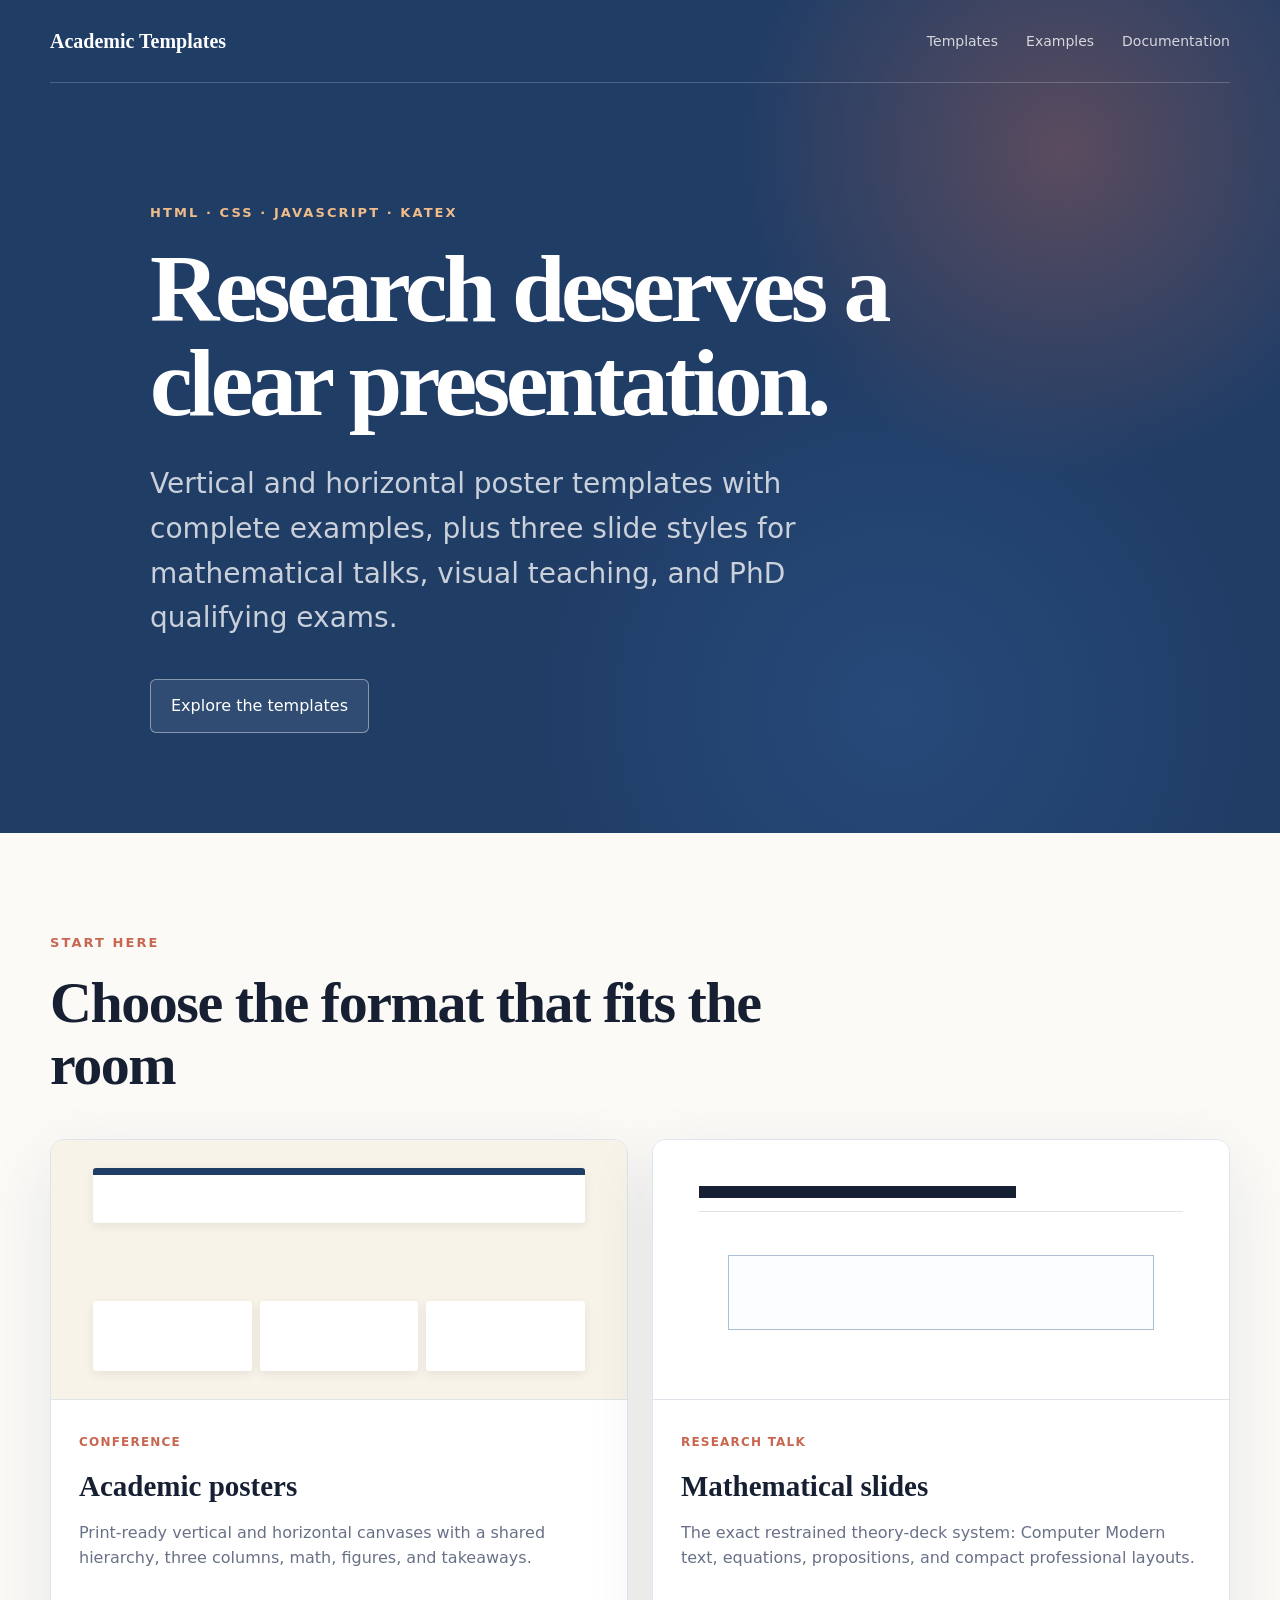
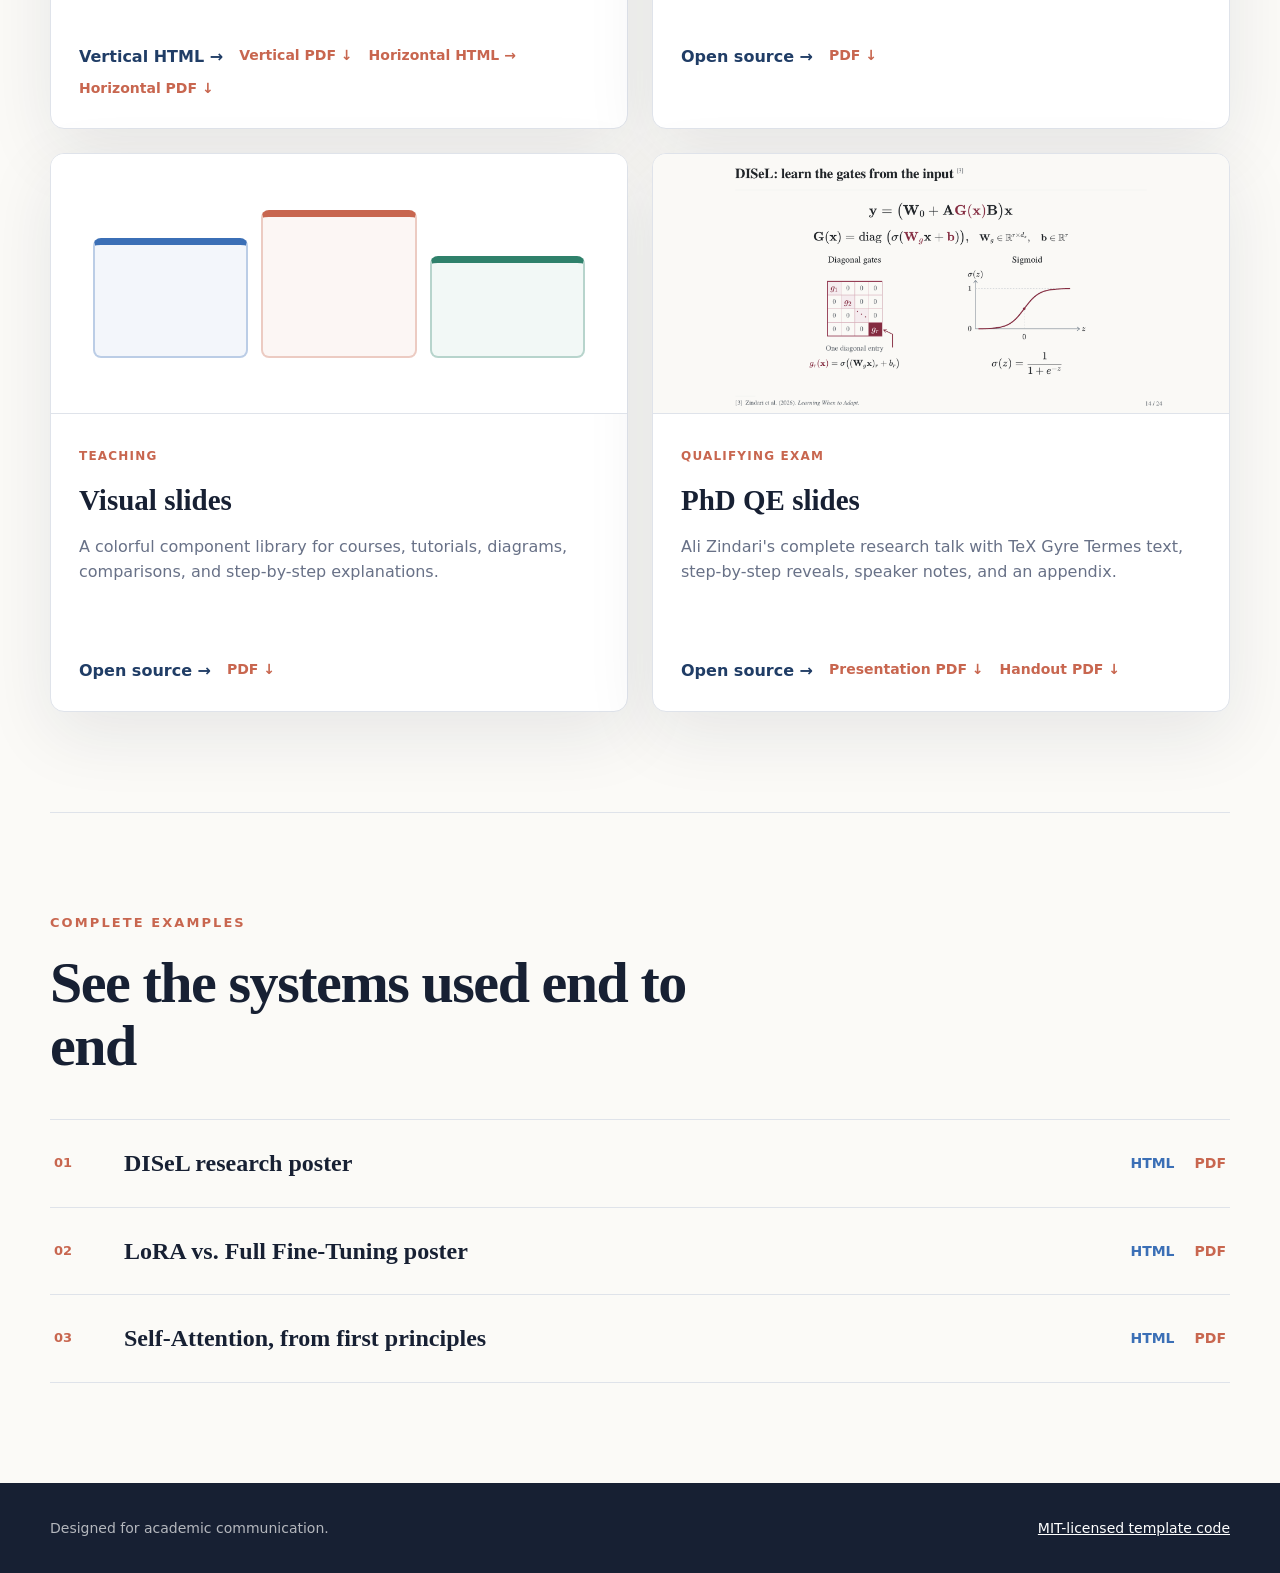
<file: index.html>
<!doctype html>
<html lang="en">
<head>
  <meta charset="utf-8">
  <meta name="viewport" content="width=device-width, initial-scale=1">
  <meta name="description" content="Reusable HTML, CSS, and JavaScript templates for academic posters and presentations.">
  <title>Academic Poster &amp; Slide Templates</title>
  <link rel="stylesheet" href="site.css">
</head>
<body>
  <header class="hero">
    <nav class="nav" aria-label="Primary navigation">
      <a class="brand" href="./">Academic Templates</a>
      <div class="nav__links">
        <a href="#templates">Templates</a>
        <a href="#examples">Examples</a>
        <a href="https://github.com/alizindari/academic-slide-poster-template#readme">Documentation</a>
      </div>
    </nav>
    <div class="hero__content">
      <p class="eyebrow">HTML · CSS · JavaScript · KaTeX</p>
      <h1>Research deserves a clear presentation.</h1>
      <p class="hero__copy">Vertical and horizontal poster templates with complete examples, plus three slide styles for mathematical talks, visual teaching, and PhD qualifying exams.</p>
      <a class="button" href="#templates">Explore the templates</a>
    </div>
  </header>

  <main>
    <section class="section" id="templates">
      <div class="section__heading">
        <p class="eyebrow">Start here</p>
        <h2>Choose the format that fits the room</h2>
      </div>
      <div class="card-grid">
        <article class="template-card template-card--poster">
          <div class="template-card__preview poster-preview" aria-hidden="true">
            <i class="poster-preview__header"></i>
            <i></i><i></i><i></i>
          </div>
          <div class="template-card__body">
            <span class="tag">Conference</span>
            <h3>Academic posters</h3>
            <p>Print-ready vertical and horizontal canvases with a shared hierarchy, three columns, math, figures, and takeaways.</p>
            <div class="template-actions">
              <a href="templates/poster-vertical/">Vertical HTML →</a>
              <a href="templates/poster-vertical/poster.pdf">Vertical PDF ↓</a>
              <a href="templates/poster-horizontal/">Horizontal HTML →</a>
              <a href="templates/poster-horizontal/poster.pdf">Horizontal PDF ↓</a>
            </div>
          </div>
        </article>

        <article class="template-card template-card--math">
          <div class="template-card__preview slide-preview slide-preview--math" aria-hidden="true">
            <i class="slide-preview__title"></i>
            <i class="slide-preview__rule"></i>
            <i class="slide-preview__equation"></i>
          </div>
          <div class="template-card__body">
            <span class="tag">Research talk</span>
            <h3>Mathematical slides</h3>
            <p>The exact restrained theory-deck system: Computer Modern text, equations, propositions, and compact professional layouts.</p>
            <div class="template-actions">
              <a href="templates/slides-math/">Open source →</a>
              <a href="templates/slides-math/slides.pdf">PDF ↓</a>
            </div>
          </div>
        </article>

        <article class="template-card template-card--teaching">
          <div class="template-card__preview slide-preview slide-preview--teaching" aria-hidden="true">
            <i></i><i></i><i></i>
          </div>
          <div class="template-card__body">
            <span class="tag">Teaching</span>
            <h3>Visual slides</h3>
            <p>A colorful component library for courses, tutorials, diagrams, comparisons, and step-by-step explanations.</p>
            <div class="template-actions">
              <a href="templates/slides-transformer/">Open source →</a>
              <a href="templates/slides-transformer/slides.pdf">PDF ↓</a>
            </div>
          </div>
        </article>
        <article class="template-card template-card--qe">
          <div class="template-card__preview qe-preview">
            <img src="docs/assets/previews/slides-qe.png" alt="QE slide with a gate matrix, sigmoid diagram, and burgundy accents" loading="lazy">
          </div>
          <div class="template-card__body">
            <span class="tag">Qualifying exam</span>
            <h3>PhD QE slides</h3>
            <p>Ali Zindari's complete research talk with TeX Gyre Termes text, step-by-step reveals, speaker notes, and an appendix.</p>
            <div class="template-actions">
              <a href="templates/slides-qe/">Open source →</a>
              <a href="templates/slides-qe/slides.pdf">Presentation PDF ↓</a>
              <a href="templates/slides-qe/slides-handout.pdf">Handout PDF ↓</a>
            </div>
          </div>
        </article>
      </div>
    </section>

    <section class="section section--examples" id="examples">
      <div class="section__heading">
        <p class="eyebrow">Complete examples</p>
        <h2>See the systems used end to end</h2>
      </div>
      <div class="example-list">
        <div class="example-row">
          <span class="example-number">01</span>
          <strong>DISeL research poster</strong>
          <span class="example-actions"><a href="examples/poster-disel/">HTML</a><a href="examples/poster-disel/poster.pdf">PDF</a></span>
        </div>
        <div class="example-row">
          <span class="example-number">02</span>
          <strong>LoRA vs. Full Fine-Tuning poster</strong>
          <span class="example-actions"><a href="examples/poster-lora/">HTML</a><a href="examples/poster-lora/poster.pdf">PDF</a></span>
        </div>
        <div class="example-row">
          <span class="example-number">03</span>
          <strong>Self-Attention, from first principles</strong>
          <span class="example-actions"><a href="templates/slides-transformer/">HTML</a><a href="templates/slides-transformer/slides.pdf">PDF</a></span>
        </div>
      </div>
    </section>
  </main>

  <footer>
    <span>Designed for academic communication.</span>
    <a href="LICENSE">MIT-licensed template code</a>
  </footer>
</body>
</html>
</file>
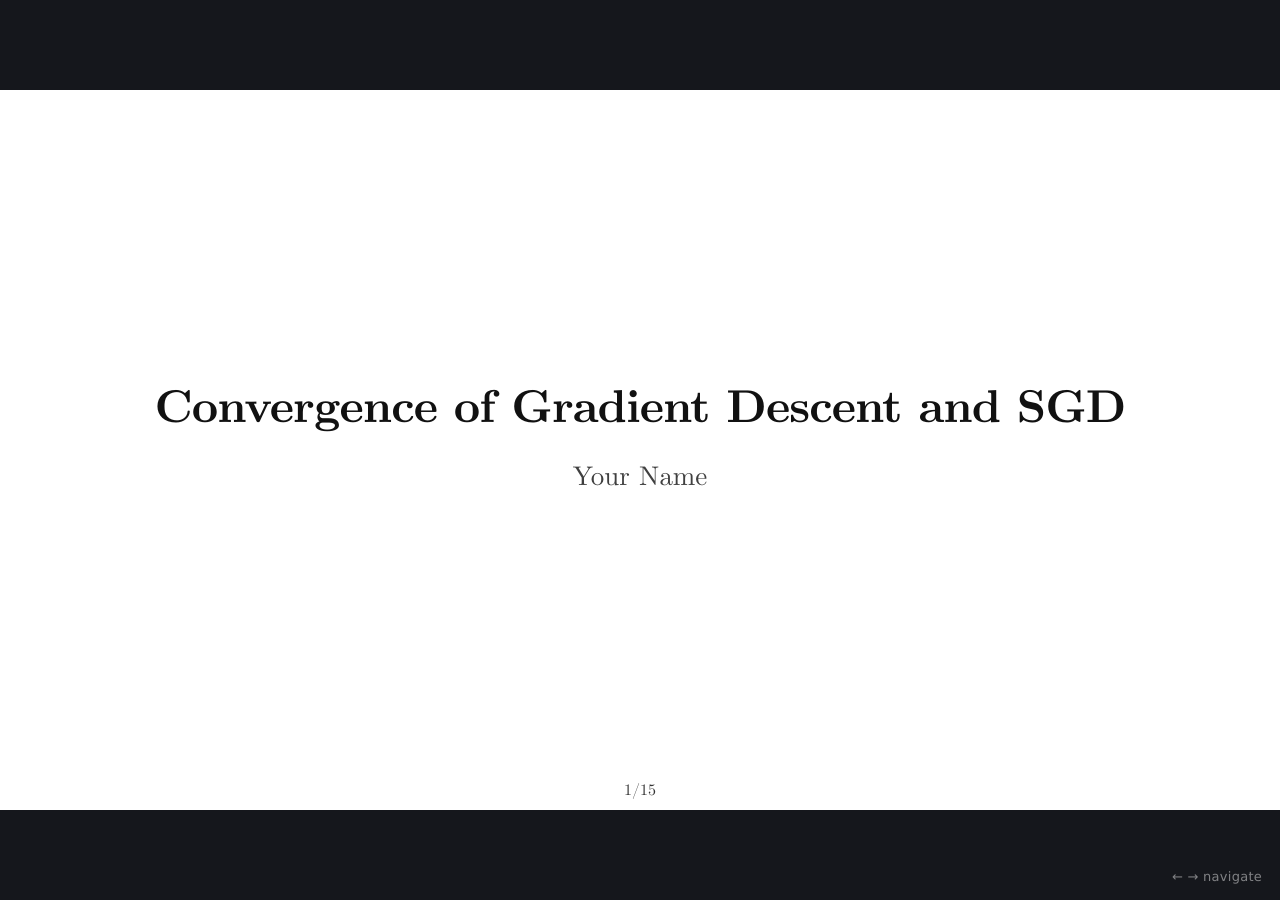
<file: templates/slides-math/index.html>
<!doctype html>
<html lang="en">
<head>
  <meta charset="utf-8">
  <meta name="viewport" content="width=device-width, initial-scale=1">
  <title>Convergence of Gradient Descent and SGD</title>
  <link rel="stylesheet" href="../../shared/slide-system/vendor/katex/katex.min.css">
  <link rel="stylesheet" href="../../shared/slide-system/theme.css">
  <link rel="stylesheet" href="deck.css">
</head>
<body>
  <main class="deck" data-slide-deck>
    <section class="slide slide--cover is-active" data-title="Convergence of Gradient Descent and SGD">
      <div class="cover">
        <h1>Convergence of Gradient Descent and SGD</h1>
        <p>Your Name</p>
      </div>
      <div class="slide__number">1/15</div>
    </section>

    <section class="slide" data-title="Optimization setup">
      <h1 class="slide__title">Optimization setup</h1>
      <div class="slide__content prose distribution-slide">
        <p>We minimize a differentiable objective, often written as an empirical average:</p>
        <div class="equation equation--compact">
          \[\min_{\vect x\in\mathbb R^d} f(\vect x),
          \qquad
          f(\vect x)=\frac1n\sum_{i=1}^n f_i(\vect x),
          \qquad
          \vect x^\star\in\operatorname*{arg\,min}_{\vect x}f(\vect x).\]
        </div>

        <p>Gradient descent uses the full gradient; stochastic gradient descent uses an estimate:</p>
        <div class="equation equation--compact">
          \[\text{GD:}\quad \vect x_{t+1}=\vect x_t-\eta_t\nabla f(\vect x_t),\]
          \[\text{SGD:}\quad \vect x_{t+1}=\vect x_t-\eta_t\vect g_t,
          \qquad
          \mathbb E[\vect g_t\mid\vect x_t]=\nabla f(\vect x_t).\]
        </div>

        <div class="goal-box">
          <span class="goal-box__label">Goal</span>
          <p>Choose the step sizes \(\eta_t\) and iteration budget \(T\) so that optimization error is provably small.</p>
        </div>
      </div>
      <div class="slide__number">2/15</div>
    </section>

    <section class="slide" data-title="Geometry of the objective">
      <h1 class="slide__title">Geometry of the objective</h1>
      <div class="slide__content prose losses-slide">
        <p><strong>\(L\)-smoothness</strong> controls how quickly the gradient can change:</p>
        <div class="equation equation--compact">
          \[\|\nabla f(\vect x)-\nabla f(\vect y)\|_2
          \le L\|\vect x-\vect y\|_2.\]
        </div>

        <p><strong>\(\mu\)-strong convexity</strong> gives the objective uniform curvature:</p>
        <div class="equation equation--wide">
          \[f(\vect y)\ge f(\vect x)
          +\langle\nabla f(\vect x),\vect y-\vect x\rangle
          +\frac\mu2\|\vect y-\vect x\|_2^2.\]
        </div>

        <p>The ratio \(\kappa=L/\mu\ge1\) is the condition number. Large \(\kappa\) means that different directions have very different curvature.</p>

        <p class="conclusion"><strong>Hierarchy</strong> Strong convexity gives geometric convergence; convexity alone generally gives a sublinear rate.</p>
      </div>
      <div class="slide__number">3/15</div>
    </section>

    <section class="slide" data-title="One gradient step decreases the objective">
      <h1 class="slide__title">One gradient step decreases the objective</h1>
      <div class="slide__content prose fixed-slide">
        <p>Let \(\vect x^+=\vect x-\eta\nabla f(\vect x)\) be one gradient-descent step.</p>

        <div class="proposition-box">
          <span class="proposition-box__label">Lemma 1</span>
          <p>If \(f\) is \(L\)-smooth, then</p>
          <div class="equation equation--compact">
            \[f(\vect x^+)
            \le f(\vect x)
            -\eta\!\left(1-\frac{L\eta}{2}\right)
            \|\nabla f(\vect x)\|_2^2.\]
          </div>
          <p>In particular, every step with \(0&lt;\eta\le1/L\) satisfies</p>
          <div class="equation equation--compact">
            \[f(\vect x^+)\le f(\vect x)
            -\frac\eta2\|\nabla f(\vect x)\|_2^2.\]
          </div>
        </div>

        <p class="conclusion"><strong>Meaning</strong> Smoothness turns the gradient norm into a certified amount of progress.</p>
      </div>
      <div class="slide__number">4/15</div>
    </section>

    <section class="slide" data-title="Gradient descent for convex objectives">
      <h1 class="slide__title">Gradient descent for convex objectives</h1>
      <div class="slide__content prose bayes-slide">
        <p>Assume that \(f\) is convex and \(L\)-smooth, and use a constant step size \(0&lt;\eta\le1/L\).</p>

        <div class="proposition-box">
          <span class="proposition-box__label">Theorem 1</span>
          <p>For every \(T\ge1\), gradient descent satisfies</p>
          <div class="equation equation--compact">
            \[f(\vect x_T)-f(\vect x^\star)
            \le\frac{\|\vect x_0-\vect x^\star\|_2^2}{2\eta T}.\]
          </div>
        </div>

        <p>With \(\eta=1/L\) and \(R=\|\vect x_0-\vect x^\star\|_2\), it is enough to take</p>
        <div class="equation equation--small">
          \[T\ge\frac{LR^2}{2\varepsilon}
          \qquad\Longrightarrow\qquad
          f(\vect x_T)-f(\vect x^\star)\le\varepsilon.\]
        </div>

        <p class="conclusion"><strong>Rate</strong> Smooth convex optimization gives \(f(\vect x_T)-f^\star=\mathcal O(1/T)\).</p>
      </div>
      <div class="slide__number">5/15</div>
    </section>

    <section class="slide" data-title="Strong convexity gives a linear rate">
      <h1 class="slide__title">Strong convexity gives a linear rate</h1>
      <div class="slide__content prose overlap-slide">
        <p>Now suppose that \(f\) is also \(\mu\)-strongly convex and set \(\eta=1/L\).</p>

        <div class="proposition-box">
          <span class="proposition-box__label">Theorem 2</span>
          <p>Gradient descent contracts the objective gap geometrically:</p>
          <div class="equation equation--compact">
            \[f(\vect x_T)-f(\vect x^\star)
            \le\left(1-\frac\mu L\right)^T
            \bigl(f(\vect x_0)-f(\vect x^\star)\bigr)
            \le e^{-T/\kappa}\bigl(f(\vect x_0)-f^\star\bigr).\]
          </div>
        </div>

        <div class="two-column extremes">
          <p><strong>Well conditioned.</strong><br>When \(\kappa\approx1\), a small number of full-gradient steps is enough.</p>
          <p><strong>Ill conditioned.</strong><br>When \(\kappa\gg1\), progress is slow along low-curvature directions.</p>
        </div>

        <p class="conclusion"><strong>Complexity</strong> Reaching error \(\varepsilon\) takes \(\mathcal O\!\left(\kappa\log(1/\varepsilon)\right)\) iterations.</p>
      </div>
      <div class="slide__number">6/15</div>
    </section>

    <section class="slide" data-title="Stochastic gradients">
      <h1 class="slide__title">Stochastic gradients</h1>
      <div class="slide__content prose learning-slide">
        <p>SGD replaces the full gradient by a conditionally unbiased estimator:</p>
        <div class="equation equation--uniform">
          \[\mathbb E[\vect g_t\mid\vect x_t]=\nabla f(\vect x_t),
          \qquad
          \mathbb E\!\left[\|\vect g_t-\nabla f(\vect x_t)\|_2^2
          \mid\vect x_t\right]\le\sigma^2.\]
        </div>

        <p>The update has a deterministic component and a zero-mean noise component:</p>
        <div class="equation equation--uniform">
          \[\vect x_{t+1}=\vect x_t-\eta_t\nabla f(\vect x_t)
          -\eta_t\underbrace{\bigl(\vect g_t-\nabla f(\vect x_t)\bigr)}_{\text{gradient noise}}.\]
        </div>

        <p>A mini-batch of size \(b\) reduces the variance of an average of independent gradients:</p>
        <div class="equation equation--uniform">
          \[\vect g_t=\frac1b\sum_{j=1}^b\nabla f_{i_{t,j}}(\vect x_t),
          \qquad
          \mathbb E\|\vect g_t-\nabla f(\vect x_t)\|_2^2\le\frac{\sigma^2}{b}.\]
        </div>

        <p class="conclusion"><strong>Trade-off</strong> Small batches make cheap progress; large batches produce a more accurate direction.</p>
      </div>
      <div class="slide__number">7/15</div>
    </section>

    <section class="slide" data-title="The fundamental SGD recursion">
      <h1 class="slide__title">The fundamental SGD recursion</h1>
      <div class="slide__content prose retention-slide">
        <p>Assume that \(f\) is \(L\)-smooth and \(\mu\)-strongly convex. Define</p>
        <div class="equation equation--compact">
          \[a_t=\mathbb E\|\vect x_t-\vect x^\star\|_2^2,
          \qquad
          c=\frac{2\mu L}{\mu+L}.\]
        </div>

        <div class="proposition-box">
          <span class="proposition-box__label">Proposition 1</span>
          <p>For an unbiased stochastic gradient with variance at most \(\sigma^2\), every step size \(0&lt;\eta_t\le2/(\mu+L)\) satisfies</p>
          <div class="equation equation--compact">
            \[a_{t+1}\le(1-c\eta_t)a_t+\eta_t^2\sigma^2.\]
          </div>
        </div>

        <p>The two terms have different roles:</p>
        <div class="equation equation--compact">
          \[\underbrace{(1-c\eta_t)a_t}_{\text{contraction toward }\vect x^\star}
          \quad+\quad
          \underbrace{\eta_t^2\sigma^2}_{\text{error injected by noise}}.\]
        </div>

        <p class="conclusion"><strong>Consequence</strong> A useful schedule must preserve contraction while eventually suppressing the noise.</p>
      </div>
      <div class="slide__number">8/15</div>
    </section>

    <section class="slide" data-title="Diminishing steps converge to the optimum">
      <h1 class="slide__title">Diminishing steps converge to the optimum</h1>
      <div class="slide__content prose existence-slide">
        <p>Use the recursion from Proposition 1 and choose</p>
        <div class="equation equation--small">
          \[\eta_t=\frac{2}{c(t+t_0)},
          \qquad
          t_0\ge\frac{\mu+L}{c},
          \qquad
          c=\frac{2\mu L}{\mu+L}.\]
        </div>

        <div class="proposition-box">
          <span class="proposition-box__label">Theorem 3</span>
          <p>Let</p>
          <div class="equation equation--compact">
            \[C=\max\!\left\{t_0a_0,\frac{4\sigma^2}{c^2}\right\}.\]
          </div>
          <p>Then the expected squared distance obeys</p>
          <div class="equation equation--compact">
            \[\mathbb E\|\vect x_T-\vect x^\star\|_2^2
            =a_T\le\frac{C}{T+t_0}.\]
          </div>
        </div>

        <p class="footnote">The offset \(t_0\) keeps every early step inside the stable range. The \(1/t\) decay balances contraction against stochastic noise.</p>

        <p class="conclusion"><strong>Rate</strong> Diminishing-step SGD reaches the exact optimum at the sublinear rate \(\mathcal O(1/T)\) in squared distance.</p>
      </div>
      <div class="slide__number">9/15</div>
    </section>

    <section class="slide" data-title="Constant steps reach a noise floor">
      <h1 class="slide__title">Constant steps reach a noise floor</h1>
      <div class="slide__content prose optimization-slide">
        <p>Fix \(0&lt;\eta\le2/(\mu+L)\). Iterating the fundamental recursion gives</p>
        <div class="equation equation--compact">
          \[a_T\le(1-c\eta)^T a_0
          +\eta^2\sigma^2\sum_{k=0}^{T-1}(1-c\eta)^k.\]
        </div>

        <div class="proposition-box">
          <span class="proposition-box__label">Proposition 2</span>
          <p>The geometric sum yields the explicit bound</p>
          <div class="equation equation--compact">
            \[a_T\le(1-c\eta)^T a_0+\frac{\eta\sigma^2}{c}.\]
          </div>
          <p>Consequently,</p>
          <div class="equation equation--tiny">
            \[\limsup_{T\to\infty}
            \mathbb E\|\vect x_T-\vect x^\star\|_2^2
            \le\frac{\eta\sigma^2}{c}.\]
          </div>
        </div>

        <p class="conclusion"><strong>Consequence</strong> A larger constant step converges faster at first, but settles in a wider neighborhood of the optimum.</p>
      </div>
      <div class="slide__number">10/15</div>
    </section>

    <section class="slide slide--cover" data-title="Appendix">
      <div class="cover">
        <h1>Appendix</h1>
      </div>
      <div class="slide__number">11/15</div>
    </section>

    <section class="slide" data-title="Assumptions at a glance">
      <h1 class="slide__title">Assumptions at a glance</h1>
      <div class="slide__content prose appendix-recall-slide">
        <p>The deterministic and stochastic analyses use the same objective geometry:</p>
        <div class="equation equation--compact">
          \[\mu\mat I\preceq\nabla^2 f(\vect x)\preceq L\mat I
          \qquad\text{when the Hessian exists}.\]
        </div>

        <div class="proposition-box">
          <span class="proposition-box__label">Equivalent tools</span>
          <div class="equation equation--wide">
            \[\|\nabla f(\vect x)-\nabla f(\vect y)\|_2\le L\|\vect x-\vect y\|_2,\]
            \[\langle\nabla f(\vect x)-\nabla f(\vect y),\vect x-\vect y\rangle
            \ge\frac{\mu L}{\mu+L}\|\vect x-\vect y\|_2^2
            +\frac{1}{\mu+L}\|\nabla f(\vect x)-\nabla f(\vect y)\|_2^2.\]
          </div>
        </div>

        <ul class="parameter-list">
          <li>\(L\) controls the largest stable step; \(\mu\) controls contraction.</li>
          <li>\(\sigma^2\) measures stochastic-gradient variance; \(b\) is the mini-batch size.</li>
          <li>\(\kappa=L/\mu\) summarizes conditioning.</li>
        </ul>
      </div>
      <div class="slide__number">12/15</div>
    </section>

    <section class="slide" data-title="Proof of the descent lemma">
      <h1 class="slide__title">Proof of the descent lemma</h1>
      <div class="slide__content prose appendix-decomposition-slide">
        <p>Smoothness gives a quadratic upper model around \(\vect x\):</p>
        <div class="equation equation--compact">
          \[f(\vect y)\le f(\vect x)
          +\langle\nabla f(\vect x),\vect y-\vect x\rangle
          +\frac L2\|\vect y-\vect x\|_2^2.\]
        </div>

        <div class="proposition-box">
          <span class="proposition-box__label">Substitute the update</span>
          <p>Set \(\vect y=\vect x^+=\vect x-\eta\nabla f(\vect x)\). Then</p>
          <div class="equation equation--compact">
            \[\langle\nabla f(\vect x),\vect x^+-\vect x\rangle
            =-\eta\|\nabla f(\vect x)\|_2^2,\]
            \[\|\vect x^+-\vect x\|_2^2
            =\eta^2\|\nabla f(\vect x)\|_2^2.\]
          </div>
        </div>

        <p>Collecting both terms produces the exact one-step decrease.</p>

        <div class="proposition-box">
          <span class="proposition-box__label">Result</span>
          <div class="equation equation--compact">
            \[f(\vect x^+)\le f(\vect x)
            -\eta\left(1-\frac{L\eta}{2}\right)
            \|\nabla f(\vect x)\|_2^2.\]
          </div>
        </div>
      </div>
      <div class="slide__number">13/15</div>
    </section>

    <section class="slide" data-title="Proof of linear convergence">
      <h1 class="slide__title">Proof of linear convergence</h1>
      <div class="slide__content prose appendix-projection-slide">
        <p>Strong convexity implies the Polyak–Łojasiewicz inequality</p>
        <div class="equation equation--compact">
          \[\|\nabla f(\vect x)\|_2^2
          \ge2\mu\bigl(f(\vect x)-f(\vect x^\star)\bigr).\]
        </div>

        <p class="conclusion"><strong>Combine</strong> With \(\eta=1/L\), the descent lemma gives
          \(\displaystyle f(\vect x_{t+1})-f^\star
          \le(1-\mu/L)\bigl(f(\vect x_t)-f^\star\bigr)\).</p>

        <div class="goal-box">
          <span class="goal-box__label">Iterate</span>
          <p>Applying the contraction \(T\) times yields
            \(\displaystyle f(\vect x_T)-f^\star
            \le(1-1/\kappa)^T\bigl(f(\vect x_0)-f^\star\bigr)\).</p>
        </div>
      </div>
      <div class="slide__number">14/15</div>
    </section>

    <section class="slide" data-title="What mini-batching changes">
      <h1 class="slide__title">What mini-batching changes</h1>
      <div class="slide__content prose appendix-dynamics-slide">
        <p>Average \(b\) independent stochastic gradients at the same iterate:</p>
        <div class="equation equation--compact dynamics-objective">
          \[\vect g_t^{(b)}=\frac1b\sum_{j=1}^b\vect g_{t,j},
          \qquad
          \mathbb E\|\vect g_t^{(b)}-\nabla f(\vect x_t)\|_2^2
          \le\frac{\sigma^2}{b}.\]
        </div>

        <p>The mean update direction is unchanged:</p>
        <div class="equation equation--compact">
          \[\mathbb E[\vect g_t^{(b)}\mid\vect x_t]=\nabla f(\vect x_t).\]
        </div>

        <p>The fundamental recursion becomes</p>
        <div class="equation equation--compact">
          \[a_{t+1}\le(1-c\eta_t)a_t+\frac{\eta_t^2\sigma^2}{b}.\]
        </div>

        <p>For a constant step size, the limiting term is</p>
        <div class="equation equation--compact score-expansion">
          \[\limsup_{T\to\infty}a_T\le\frac{\eta\sigma^2}{bc}.\]
        </div>

        <div class="proposition-box">
          <span class="proposition-box__label">Practical message</span>
          <p>Mini-batching lowers the noise floor by \(1/b\), but each iteration uses \(b\) gradient evaluations. It is most valuable when those evaluations run efficiently in parallel.</p>
        </div>
      </div>
      <div class="slide__number">15/15</div>
    </section>
  </main>

  <div class="nav-hint">← → navigate</div>
  <script src="../../shared/slide-system/vendor/katex/katex.min.js"></script>
  <script src="../../shared/slide-system/vendor/katex/contrib/auto-render.min.js"></script>
  <script src="../../shared/slide-system/runtime.js"></script>
</body>
</html>
</file>
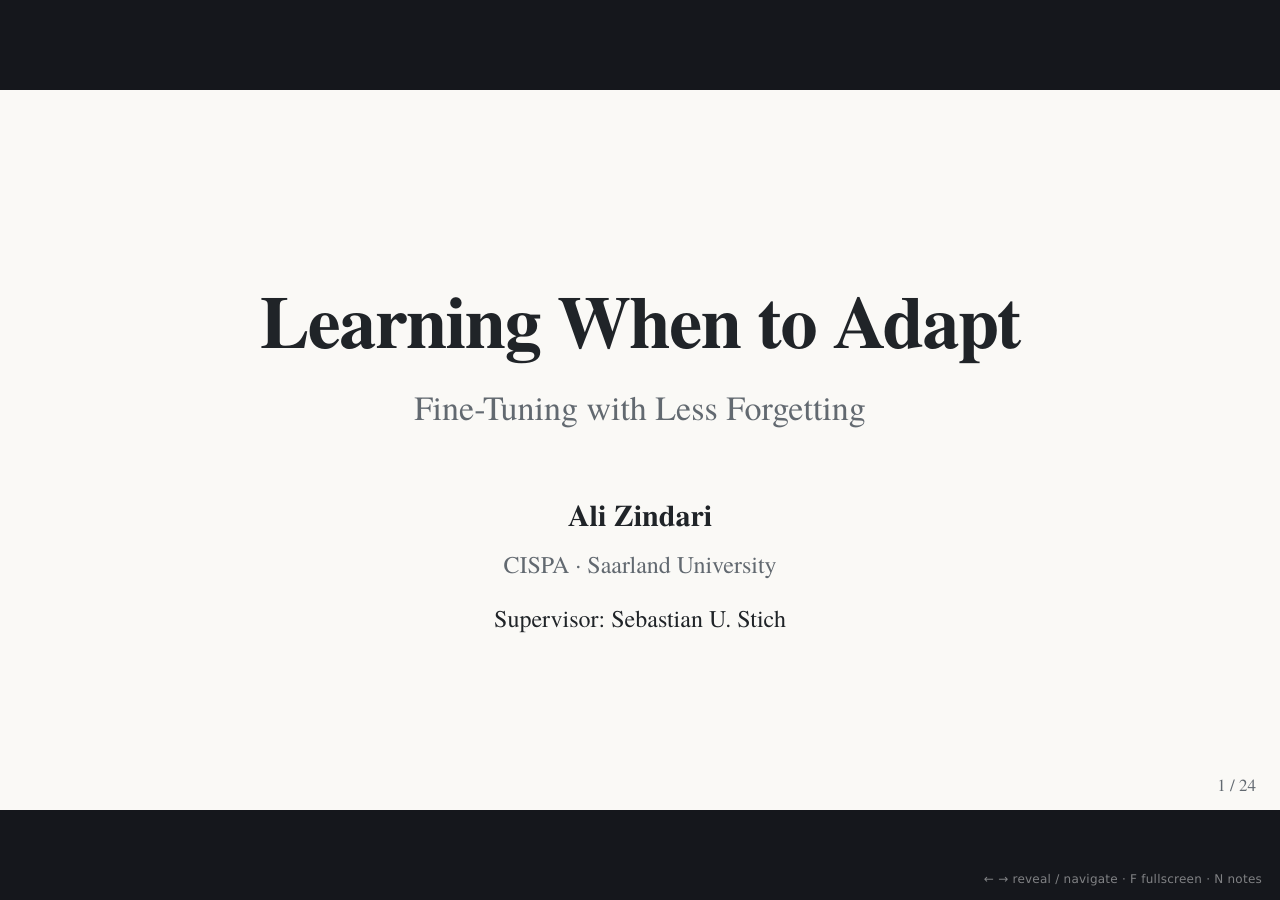
<file: templates/slides-qe/index.html>
<!doctype html>
<html lang="en">
<head>
  <meta charset="utf-8">
  <meta name="viewport" content="width=device-width, initial-scale=1">
  <title>Learning When to Adapt — Ali Zindari</title>
  <link rel="stylesheet" href="../../shared/slide-system/vendor/katex/katex.min.css">
  <link rel="stylesheet" href="../../shared/slide-system/theme.css">
  <link rel="stylesheet" href="deck.css">
</head>
<body>
<main class="deck" data-slide-deck>

<!-- WORKING DECK: 23 talk slides + references + an appendix divider and 13 backup slides. -->
<section id="1" class="slide is-active" data-title="Learning When to Adapt" data-seconds="15">
<div class="opening-cover">
<h1>Learning When to Adapt</h1>
<p class="opening-subtitle">Fine-Tuning with Less Forgetting</p>
<div class="opening-author"><strong>Ali Zindari</strong><span>CISPA · Saarland University</span></div>
<p class="opening-supervisor">Supervisor: Sebastian U. Stich</p>
</div>
<div class="slide__number">1 / 24</div>
<aside class="speaker-notes">Introduce yourself and the talk title, then show the three-paper overview on the next slide. Say that these are three projects from your Ph.D. work and that today's main presentation is Learning When to Adapt, the practical DISeL paper. The coauthors are listed on that overview; the title slide keeps the presenter, affiliation and supervisor. Give the accessible background next, then focus on the method and evidence. Brief summaries of the other two papers and three future directions close the talk. I was the main contributor to these projects.</aside>
</section>

<section id="2" class="slide papers-slide" data-title="Three papers on fine-tuning" data-seconds="30">
<h1 class="slide__title">Three papers on fine-tuning</h1><div class="slide__rule"></div>
<div class="slide__content">
<div class="paper-shelf">
<article class="paper-sheet paper-sheet--focus"><span class="paper-fold" aria-hidden="true"></span><p class="paper-date">2026</p><h2>Learning When<br>to Adapt</h2><div class="paper-authors"><span>Ali Zindari</span><span>Xiaowen Jiang</span><span>Rotem Mulayoff</span><span>Sebastian U. Stich</span></div><div class="paper-record"><span>Under review</span><a href="https://arxiv.org/abs/2605.19028">[Paper]</a></div><p class="paper-role">DISeL · Main focus today</p></article>
<article class="paper-sheet"><span class="paper-fold" aria-hidden="true"></span><p class="paper-date">2026</p><h2 class="paper-title-compact"><span>LoRA vs. Full Fine-Tuning:</span><br>A Theoretical Perspective</h2><div class="paper-authors"><span>Ali Zindari*</span><span>Rotem Mulayoff*</span><span>Sebastian U. Stich</span><small>* Equal contribution</small></div><div class="paper-record"><span>Under review</span><a href="https://arxiv.org/abs/2605.19018">[Paper]</a></div><p class="paper-role">When low rank helps</p></article>
<article class="paper-sheet"><span class="paper-fold" aria-hidden="true"></span><p class="paper-date">2026</p><h2>Theory of Adaptation<br>and Retention</h2><div class="paper-authors"><span>Ali Zindari</span><span>Rotem Mulayoff</span><span>Bruno Loureiro</span><span>Sebastian U. Stich</span></div><div class="paper-record"><span>Under review</span><span>[Manuscript]</span></div><p class="paper-role">Limits of learning and retention</p></article>
</div>
</div><div class="slide__number">2 / 24</div>
<aside class="speaker-notes">At the beginning of the talk, introduce these three written papers and their coauthors. State that the main presentation focuses on Learning When to Adapt, the practical DISeL paper highlighted on the left. Briefly acknowledge the authors listed on each card. The other two papers will receive one short overview each after the DISeL results. The next studies when low-rank updates generalize better than full fine-tuning. The third studies fundamental adaptation and retention limits and learning input-dependent gates. First two author lists and first arXiv dates were verified on 8 October 2026: Learning When to Adapt, Ali Zindari, Xiaowen Jiang, Rotem Mulayoff, Sebastian U. Stich; LoRA vs. Full Fine-Tuning: A Theoretical Perspective, Ali Zindari, Rotem Mulayoff, Sebastian U. Stich. Both were first submitted to arXiv on 18 May 2026. The CV records equal contribution for Ali and Rotem on LoRA vs. Full Fine-Tuning. The theory manuscript author order was supplied by Ali on 8 October 2026: Ali Zindari, Rotem Mulayoff, Bruno Loureiro, Sebastian U. Stich. Bruno's spelling was checked against his personal research website. Its year is 2026, the year of the supplied manuscript; no exact release date is asserted. All three cards show only the year 2026 and the status Under review, as requested and confirmed by Ali on 8 October 2026. No venue or acceptance is asserted. Sources: https://arxiv.org/abs/2605.19028 ; https://arxiv.org/abs/2605.19018 ; https://brloureiro.github.io/ ; docs/main.tex; papers/theory_adaptation_retention.pdf; user-provided authorship.</aside>
</section>

<section id="3" class="slide pretraining-slide" data-title="Pre-training: the first stage of LLM training" data-seconds="60">
<h1 class="slide__title">Pre-training: the first stage of LLM training</h1><div class="slide__rule"></div>
<div class="slide__content">
<div class="intro-training-diagram" role="img" aria-label="Large text collections across many topics are used to train a model from scratch. Pre-training needs a lot of compute and time. It produces a general base model with language understanding and general knowledge, rather than a model tailored to one task. This costly base can then be reused for many tasks.">
<svg viewBox="0 0 1144 400" aria-hidden="true">
<g class="pretrain-corpus corpus-drawing" transform="translate(0 9.5)">
<path class="corpus-sheet" d="M88 162H139L156 179V283H88Z"/>
<path d="M139 162V179H156M101 194H143M101 207H143M101 220H134M101 245H143M101 258H136"/>
<path class="corpus-sheet" d="M196 162H247L264 179V283H196Z"/>
<path d="M247 162V179H264M209 194H251M209 207H251M209 220H242M209 245H251M209 258H244"/>
<path class="corpus-sheet" d="M135 130H197L217 150V267H135Z"/>
<path d="M197 130V150H217M150 167H202M150 181H202M150 195H189M150 221H202M150 235H195M150 249H182"/>
</g>
<path d="M302 216H836M825 206L836 216L825 226" class="primer-training-arrow pretrain-process"/>
<g class="primer-network pretrain-model" transform="translate(868 148)"><path d="M8 35L94 2"/><path d="M8 35L94 68"/><path d="M8 35L94 134"/><path d="M8 100L94 2"/><path d="M8 100L94 68"/><path d="M8 100L94 134"/><path d="M94 2L180 35"/><path d="M94 2L180 100"/><path d="M94 68L180 35"/><path d="M94 68L180 100"/><path d="M94 134L180 35"/><path d="M94 134L180 100"/><circle cx="8" cy="35" r="8"/><circle cx="8" cy="100" r="8"/><circle cx="94" cy="2" r="8"/><circle cx="94" cy="68" r="8"/><circle cx="94" cy="134" r="8"/><circle cx="180" cy="35" r="8"/><circle cx="180" cy="100" r="8"/></g>
</svg>
<span class="diagram-label pretrain-corpus" style="left:15.38462%;top:86px">Large text collections</span>
<span class="diagram-label pretrain-process overview-training-label" style="left:49.73776%;top:174px">Train from scratch</span>
<span class="diagram-label pretrain-process overview-cost-label" style="left:49.73776%;top:277px">High compute cost<br>Long training time</span>
<span class="diagram-label pretrain-model" style="left:84.09091%;top:86px">Pre-trained model</span>
<span class="diagram-label pretrain-corpus overview-model-caption" style="left:15.38462%;top:350px">Books · websites · articles<br>Across many topics</span>
<span class="diagram-label pretrain-model overview-model-caption" style="left:84.09091%;top:350px">Language understanding<br>General knowledge</span>
</div>
<div class="takeaway intro-training-takeaway pretrain-reuse"><span class="callout-label">Reuse</span><p>Pre-train once. Reuse the base for many tasks.</p></div>
</div><div class="slide__number">3 / 24</div>
<aside class="speaker-notes">Start with the first stage, before assuming the audience knows what fine-tuning means. A large language model is first trained on a very large collection of text, such as books, websites and articles across many topics. It learns language patterns and general knowledge by learning to predict text. Training a large model from scratch takes substantial computation and time. The result is a general base, not yet tailored to our particular application. It can already have useful code or domain knowledge; general does not mean it has none. End with the reason to reuse it: do this expensive base training once, then use the same base for many downstream tasks. Here, once means sharing the cost of one base model across applications, not a claim that models can never be trained further or that all training pipelines have only one pre-training run. The diagrams and cost descriptions are qualitative. Next, reuse this exact base model and explain fine-tuning separately. Sources: DISeL, Introduction and §2; LoRA vs. Full Fine-Tuning, Introduction; Devlin et al. (2019), BERT §3.</aside>
</section>

<section id="4" class="slide ft-overview-slide" data-title="Fine-tuning adapts the base to a task" data-seconds="60">
<h1 class="slide__title">Fine-tuning adapts the base to a task</h1><div class="slide__rule"></div>
<div class="slide__content">
<div class="intro-training-diagram ft-overview-diagram" role="img" aria-label="Fine-tuning continues training an existing model on task data. A pre-trained model with broad knowledge becomes a model adapted to a specific task. The matching network drawings are conceptual; highlighted connections illustrate a learned change.">
<svg viewBox="0 0 1144 400" aria-hidden="true">
<g class="primer-network ft-overview-before" transform="translate(82 148)"><path d="M8 35L94 2"/><path d="M8 35L94 68"/><path d="M8 35L94 134"/><path d="M8 100L94 2"/><path d="M8 100L94 68"/><path d="M8 100L94 134"/><path d="M94 2L180 35"/><path d="M94 2L180 100"/><path d="M94 68L180 35"/><path d="M94 68L180 100"/><path d="M94 134L180 35"/><path d="M94 134L180 100"/><circle cx="8" cy="35" r="8"/><circle cx="8" cy="100" r="8"/><circle cx="94" cy="2" r="8"/><circle cx="94" cy="68" r="8"/><circle cx="94" cy="134" r="8"/><circle cx="180" cy="35" r="8"/><circle cx="180" cy="100" r="8"/></g>
<g class="primer-network ft-overview-after" transform="translate(868 148)"><path d="M8 35L94 2"/><path d="M8 35L94 68" class="primer-learned-edge"/><path d="M8 35L94 134"/><path d="M8 100L94 2"/><path d="M8 100L94 68" class="primer-learned-edge"/><path d="M8 100L94 134"/><path d="M94 2L180 35"/><path d="M94 2L180 100"/><path d="M94 68L180 35" class="primer-learned-edge"/><path d="M94 68L180 100" class="primer-learned-edge"/><path d="M94 134L180 35"/><path d="M94 134L180 100"/><circle cx="8" cy="35" r="8"/><circle cx="8" cy="100" r="8"/><circle cx="94" cy="2" r="8"/><circle cx="94" cy="68" r="8"/><circle cx="94" cy="134" r="8"/><circle cx="180" cy="35" r="8"/><circle cx="180" cy="100" r="8"/></g>
<g class="primer-data-icon ft-overview-training" transform="translate(535.5 28)"><path d="M-1 17V99H58"/><path class="primer-data-sheet" d="M8 8H49L68 27V90H8Z"/><path d="M49 8V27H68 M21 42H55 M21 55H55 M21 68H44"/></g>
<path d="M302 216H836M825 206L836 216L825 226" class="primer-training-arrow ft-overview-training"/>
<path d="M569 178V203M563 197L569 203L575 197" class="primer-data-arrow ft-overview-training"/>
</svg>
<span class="diagram-label ft-overview-before" style="left:15.38462%;top:86px">Pre-trained model</span>
<span class="diagram-label ft-overview-after accent-text" style="left:84.09091%;top:86px">Task-adapted model</span>
<span class="diagram-label ft-overview-training overview-data-label" style="left:49.73776%;top:154px">Task-specific data (e.g. math or code)</span>
<span class="diagram-label ft-overview-training overview-training-label" style="left:49.73776%;top:259px">Continue training</span>
<span class="diagram-label ft-overview-before overview-model-caption" style="left:15.38462%;top:350px">Reuse the same model<br>and its learned weights</span>
<span class="diagram-label ft-overview-after overview-model-caption" style="left:84.09091%;top:350px">Better at the target task<br>e.g. writing code</span>
</div>
<div class="takeaway intro-training-takeaway ft-overview-benefit"><span class="callout-label">Efficiency</span><p>Much less data and compute than training from scratch.</p></div>
</div><div class="slide__number">4 / 24</div>
<aside class="speaker-notes">Fine-tuning means continuing to train a pre-trained model on data for a particular task. Begin with the same general model from the preceding slide; we reuse its learned weights instead of starting over. Add a much smaller dataset focused on the target task. For example, code data can help the model become better at writing code. The matching network drawings represent the same architecture before and after training, with highlighted edges only illustrating a change, not a claim that just a few weights move. Reveal the benefit last: training a new large model from scratch for each application would repeat the expensive work from the previous slide. Reusing the base usually needs much less data and compute to learn the task. The comparison is qualitative, not a speed ratio or a claim that every fine-tuning run is cheap, and not a claim that every use of a language model requires fine-tuning. We focus on supervised fine-tuning in this talk. End by asking what happens to the abilities already learned by the base; the next slides introduce forgetting, define the weight update, and then separate fine-tuning from evaluation. Sources: Devlin et al. (2019), BERT §3; DISeL, Introduction and §2; LoRA vs. Full Fine-Tuning, Introduction.</aside>
</section>

<section id="5" class="slide learning-retention-slide" data-title="Fine-tuning can cause forgetting" data-seconds="35">
<h1 class="slide__title">Fine-tuning can cause forgetting<sup class="citation-mark">[10]</sup></h1><div class="slide__rule"></div>
<div class="slide__content">
<p class="learning-retention-intro">Illustrative example: fine-tuning to improve coding skills.</p>
<div class="retention-example">
<article class="retention-before"><h2>Before fine-tuning</h2><div class="retention-existing-skill"><svg viewBox="0 0 80 72" aria-hidden="true"><path d="M10 9H70V49H35L20 62V49H10Z M22 22H58 M22 34H50"/></svg><p>Writes German essays<br>correctly</p></div></article>
<div class="retention-change"><span>Train on code</span><svg viewBox="0 0 166 28" aria-hidden="true"><path d="M5 14H160M149 4L160 14L149 24"/></svg></div>
<article class="retention-after"><h2>After fine-tuning</h2>
<div class="retention-outcome retention-gain"><svg viewBox="0 0 64 64" aria-hidden="true"><rect x="6" y="10" width="52" height="44" rx="3"/><path d="M6 22H58 M22 31L15 37L22 43 M42 31L49 37L42 43 M35 29L29 45"/></svg><div><h3>Writes better code</h3></div></div>
<div class="retention-outcome retention-loss"><svg viewBox="0 0 64 64" aria-hidden="true"><path d="M7 10H57V44H27L15 54V44H7Z M17 21H47 M17 31H30 M40 27V33"/><circle cx="40" cy="37" r="1"/></svg><div><h3>May make grammatical<br>mistakes in German</h3><p>e.g. incorrect articles</p></div></div>
</article>
</div>
<div class="takeaway learning-retention-message"><span class="callout-label">Forgetting</span>Losing previously learned knowledge or skills when learning a new task.</div>
</div><div class="slide__number">5 / 24</div>
<p class="slide-citation"><span class="citation-index">[10]</span> Vu et al. (2022). <a href="https://aclanthology.org/2022.emnlp-main.630/"><cite>Overcoming Catastrophic Forgetting in Zero-Shot Cross-Lingual Generation.</cite></a></p>
<aside class="speaker-notes">Reveal the setup text, then the earlier German skill, then the training arrow, then the after-fine-tuning outcomes, and finally the forgetting definition with its citation. Forgetting means a drop in previously learned knowledge or skills after adaptation; it does not establish that information has been physically erased from every representation. Vu et al. (EMNLP 2022) report that English-only task fine-tuning can harm non-English generation. This supports language forgetting in general, not the particular code-to-German grammatical example, which remains explicitly illustrative. Use a simple before-and-after example. We start with a model that writes German essays correctly and fine-tune it to improve coding. After training, its coding improves, but an earlier skill can get worse: it may make grammatical mistakes in German, for example using incorrect articles. Present the two possible outcomes together. No claim about the model's initial coding level is needed. This is a hypothetical example of forgetting, not a sampled model output or a measured German result in the paper. The next slide defines fine-tuning as a weight update. The data-use protocol follows that definition. The language-forgetting reference is Vu et al. (2022), https://aclanthology.org/2022.emnlp-main.630/. Source: DISeL, Introduction and §2.</aside>
</section>

<section id="6" class="slide matrix-abstraction-slide" data-title="What is fine-tuning?" data-seconds="65">
<h1 class="slide__title">What is fine-tuning?</h1><div class="slide__rule"></div>
<div class="slide__content">
<div class="matrix-context-diagram" role="img" aria-label="A schematic path through a language model: a token vector passes through learned matrices, with intermediate attention and nonlinear operations omitted. One matrix is highlighted as the focus of the explanation below. This is not a diagram of only linear layers or the complete transformer architecture.">
<svg viewBox="0 0 1144 164" aria-hidden="true">
<g class="matrix-context-chain">
<g><rect x="50" y="52" width="18" height="60" class="context-vector"/><path d="M50 62H68M50 72H68M50 82H68M50 92H68M50 102H68" class="context-grid"/></g>
<g><rect x="182" y="46" width="72" height="72" class="context-matrix"/><path d="M194 46V118M182 58H254M206 46V118M182 70H254M218 46V118M182 82H254M230 46V118M182 94H254M242 46V118M182 106H254" class="context-grid"/></g>
<g><rect x="540" y="46" width="72" height="72" class="context-matrix"/><path d="M552 46V118M540 58H612M564 46V118M540 70H612M576 46V118M540 82H612M588 46V118M540 94H612M600 46V118M540 106H612" class="context-grid"/></g>
<g><rect x="890" y="46" width="72" height="72" class="context-matrix"/><path d="M902 46V118M890 58H962M914 46V118M890 70H962M926 46V118M890 82H962M938 46V118M890 94H962M950 46V118M890 106H962" class="context-grid"/></g>
<g><rect x="1076" y="52" width="18" height="60" class="context-vector"/><path d="M1076 62H1094M1076 72H1094M1076 82H1094M1076 92H1094M1076 102H1094" class="context-grid"/></g>
<path d="M86 82H172M164 76L172 82L164 88M264 82H333M325 76L333 82L325 88M419 82H518M510 76L518 82L510 88M634 82H725M717 76L725 82L717 88M811 82H880M872 76L880 82L872 88M972 82H1058M1050 76L1058 82L1050 88" class="context-wires"/>
</g>
<rect x="530" y="36" width="92" height="92" rx="2" class="matrix-focus-mark"/>
</svg>
<span class="matrix-context-label matrix-context-chain" style="left:59px;top:16px">Token vector</span>
<span class="matrix-context-label matrix-context-chain" style="left:1085px;top:16px">Output vector</span>
<span class="matrix-context-label matrix-context-chain" style="left:376px;top:82px;font-size:31px">\(\cdots\)</span>
<span class="matrix-context-label matrix-context-chain" style="left:768px;top:82px;font-size:31px">\(\cdots\)</span>
<span class="matrix-context-label matrix-pretrained-label" style="left:576px;top:154px;font-size:25px">Pre-trained weights \(\mathbf{W}_0\in\mathbb{R}^{d_y\times d_x}\)</span>
<span class="matrix-context-label matrix-local-label" style="left:468.5px;top:53px;font-size:24px">\(\mathbf{x}\in\mathbb{R}^{d_x}\)</span>
<span class="matrix-context-label matrix-local-label" style="left:679.5px;top:53px;font-size:24px">\(\mathbf{y}\in\mathbb{R}^{d_y}\)</span>
</div>
<div class="matrix-focus-heading"><span>Focus on one matrix</span></div>
<div class="matrix-update-flow" role="img" aria-label="For the selected matrix, the pre-trained output y_pt equals W zero applied to x_pt. Fine-tuning learns an update Delta from new-task data, giving y_ft equals W zero plus Delta, applied to x_ft. The arrow denotes training, not a forward pass from one model into another.">
<svg viewBox="0 0 1144 160" aria-hidden="true"><path class="context-wires matrix-adapt" d="M437 84H707M699 78L707 84L699 90"/></svg>
<span class="matrix-update-label matrix-before" style="left:204px;top:26px">Pre-trained</span>
<span class="matrix-update-label matrix-before matrix-update-equation" style="left:204px;top:84px">\(\mathbf{y}_{\mathrm{pt}}=\mathbf{W}_0\mathbf{x}_{\mathrm{pt}}\)</span>
<span class="matrix-update-label matrix-before matrix-input-label" style="left:204px;top:125px">\(\mathbf{x}_{\mathrm{pt}}\): pre-training data</span>
<span class="matrix-update-label matrix-adapt accent-text" style="left:929px;top:26px">Fine-tuned</span>
<span class="matrix-update-label matrix-adapt matrix-update-equation" style="left:929px;top:84px">\(\mathbf{y}_{\mathrm{ft}}=(\mathbf{W}_0+{\color{#842B40}\boldsymbol{\Delta}})\mathbf{x}_{\mathrm{ft}}\)</span>
<span class="matrix-update-label matrix-adapt matrix-input-label" style="left:929px;top:125px">\(\mathbf{x}_{\mathrm{ft}}\): fine-tuning data</span>
<span class="matrix-update-label matrix-adapt matrix-learn-label" style="left:572px;top:42px">Learn correction \(\boldsymbol{\Delta}\)</span>
<span class="matrix-update-label matrix-adapt matrix-data-label" style="left:572px;top:121px">New-task data</span>
</div>
<div class="takeaway matrix-extension"><span class="callout-label">Goal</span>Adapt the pre-trained model to perform better on a new task.</div>
</div><div class="slide__number">6 / 24</div>
<aside class="speaker-notes">Begin with the full-model diagram. An LLM contains many learned weight matrices. At a linear operation, a matrix transforms an input vector into an output vector; intermediate representations then feed further operations. The little grids represent weight matrices, and the narrow grids are vectors. The ellipses stand for omitted computation, including attention, nonlinearities, normalization and residual connections. This is a schematic path, not the literal transformer graph: a transformer has branches and attention mixes token representations. The final vector here is an intermediate representation, not a generated text token. First reveal only the red outline around the central matrix. On the next click, show Pre-trained weights W_0 with its dimension beneath the red square and the x and y dimensions above its arrows. Keep the entire lower explanation hidden until the following click, which reveals Focus on one matrix. Reveal the pre-trained equation first. Then reveal the fine-tuning update, correction arrow, and boxed goal together. Define W_0 as its pre-trained weights with d_y rows and d_x columns, x as its d_x-dimensional input, and y as its d_y-dimensional output. The vector dimensions sit on the input and output arrows, and the W_0 dimension appears with its pre-trained-weights label. No weight definition is repeated below the focus heading. These definitions appear before the equations. First reveal y_pt = W_0 x_pt for a pre-training-domain input. Then fine-tuning learns an update Delta from new-task data, giving y_ft = (W_0 + Delta)x_ft for a new-task input. Short blue labels below the equations identify x_pt with pre-training data and x_ft with fine-tuning data. These labels identify the input domains; they do not imply access to pre-training data during fine-tuning. Each label appears with its equation. The subscripts identify the input domains; the generic x and y dimensions above apply to both cases. Delta has the same shape as W_0. The horizontal arrow labeled Learn correction Delta denotes training; it does not pass the pre-trained output into the fine-tuned matrix. Biases are omitted, as in the paper. The bottom box states the goal: adapt the pre-trained model to perform better on a new task. It appears with Learn correction Delta and the y_ft equation. Explain verbally that the same local update description applies to each weight matrix being fine-tuned, with a separate update and potentially different dimensions for each. They are trained jointly through the full network, not as independent models. This description does not say every fine-tuning method updates every matrix, or that full fine-tuning must store a separate dense Delta. Next explain which data is used for training and evaluation, now that the update is defined. Then compare full fine-tuning, which leaves Delta unrestricted, with LoRA, which uses a low-rank factorization. Sources: DISeL §2, Eq. (1); LoRA vs. Full Fine-Tuning §§1–2; Vaswani et al. (2017), §3.</aside>
</section>

<section id="7" class="slide data-setting-slide" data-title="What data do we use for fine-tuning and evaluation?" data-seconds="45">
<h1 class="slide__title">What data do we use for fine-tuning and evaluation?</h1><div class="slide__rule"></div>
<div class="slide__content">
<div class="data-protocol">
<article class="data-ft-row"><h2>Fine-tuning</h2><div class="data-flow">
<svg class="data-icon" viewBox="0 0 76 76" aria-hidden="true"><path d="M13 8H48L62 22V67H13Z M48 8V22H62 M24 32H51 M24 43H51 M24 54H43"/></svg>
<h3>New-task<br><span class="data-split-label">training</span> data</h3>
<svg class="data-arrow" viewBox="0 0 30 44" aria-hidden="true"><path d="M15 3V39M7 30L15 39L23 30"/></svg>
<p>Update the model</p>
</div></article>
<div class="data-evaluation"><h2 class="data-eval-heading">Evaluation</h2><div class="data-eval-columns">
<article class="data-eval-new data-flow">
<svg class="data-icon" viewBox="0 0 76 76" aria-hidden="true"><path d="M13 8H48L62 22V67H13Z M48 8V22H62 M24 32H51 M24 43H43 M25 55L32 61L47 48"/></svg>
<h3>New-task<br><span class="data-split-label">test</span> data</h3>
<svg class="data-arrow" viewBox="0 0 30 44" aria-hidden="true"><path d="M15 3V39M7 30L15 39L23 30"/></svg>
<p>Measure adaptation</p>
</article>
<article class="data-eval-retention data-flow">
<svg class="data-icon" viewBox="0 0 76 76" aria-hidden="true"><path d="M22 8H65V57H22Z M14 16V65H57 M6 24V73H49 M32 20H55 M32 31H55 M32 42H48"/></svg>
<h3>Pre-training-domain<br>data</h3>
<svg class="data-arrow" viewBox="0 0 30 44" aria-hidden="true"><path d="M15 3V39M7 30L15 39L23 30"/></svg>
<p>Measure retention</p>
</article>
</div></div>
</div>
<div class="takeaway data-setting-message"><span class="callout-label">Data use</span>Pre-training-domain data is used for evaluation only.</div>
</div><div class="slide__number">7 / 24</div>
<aside class="speaker-notes">After defining the fine-tuning update, answer the data-access question directly: yes, we use pre-training-domain data to evaluate retention. Only the words training and test are highlighted in vivid blue to distinguish the two new-task data splits. We do not use it in the fine-tuning loss or replay it during adaptation. Fine-tuning uses the pre-trained weights and only new-task training data. Evaluation has two roles: new-task tests measure adaptation, while general-text corpora and earlier-skill benchmarks measure retention. Pre-training-domain data describes the type of capabilities and text being tested, not access to the exact original training corpus. For RoBERTa, masked-LM evaluation uses WikiText-2, BookCorpusOpen and CC-News; these are held-out evaluation corpora in the protocol. For Llama and Mistral, 14 benchmarks assess retained abilities. MetaMathQA and Magicoder-Evol-Instruct-110K provide new-task training data, while GSM8K and HumanEval test the new skills. Evaluation compares the adapted and pre-trained models. The paper allows RoBERTa retention measurements in model selection, so do not claim evaluation can never influence selection; the precise training constraint is that retention examples do not enter the fine-tuning loss. Nor do we claim that all benchmark text is disjoint from the unknown original pre-training corpus. Source: DISeL §4 and Appendices IV–V.</aside>
</section>

<section id="8" class="slide tuning-slide" data-title="Full fine-tuning (FFT): an unrestricted update" data-seconds="45">
<h1 class="slide__title">Full fine-tuning (FFT): an unrestricted update<sup class="citation-mark">[1]</sup></h1><div class="slide__rule"></div>
<div class="slide__content">
<p class="projection-intro">One weight matrix in the network · \(d_y\times d_x\) weights</p>
<div class="method-diagram fft-diagram" role="img" aria-label="Two equal-sized matrix grids: pre-trained weights W zero plus the unrestricted update Delta. A centered plus sign separates the grids.">
<svg viewBox="0 0 1144 350" aria-hidden="true">
<g transform="translate(228 58)">
 <rect class="frame-neutral" width="252" height="252" fill="#F2F3F4" stroke="#8C959E" stroke-width="1.5"/>
 <path d="M28 0V252M0 28H252M56 0V252M0 56H252M84 0V252M0 84H252M112 0V252M0 112H252M140 0V252M0 140H252M168 0V252M0 168H252M196 0V252M0 196H252M224 0V252M0 224H252" fill="none" stroke="#C6CBD0" stroke-width="1"/>
</g>
<g transform="translate(664 58)">
 <rect class="frame-accent" width="252" height="252" fill="#F5ECEF" stroke="#A36675" stroke-width="1.5"/>
 <path d="M28 0V252M0 28H252M56 0V252M0 56H252M84 0V252M0 84H252M112 0V252M0 112H252M140 0V252M0 140H252M168 0V252M0 168H252M196 0V252M0 196H252M224 0V252M0 224H252" fill="none" stroke="#D8B0BA" stroke-width="1"/>
</g>
</svg>
<span class="diagram-label" style="left:30.94406%;top:5.71429%;font-size:35px;color:var(--secondary)">\(\mathbf{W}_0\)</span>
<span class="diagram-label" style="left:69.05594%;top:5.71429%;font-size:35px;color:var(--accent)">\(\boldsymbol{\Delta}\)</span>
<span class="diagram-label" style="left:50.00000%;top:52.57143%;font-size:46px;color:var(--ink)">\(+\)</span>
<span class="diagram-label" style="left:30.94406%;top:96.28571%;font-size:24px;color:var(--muted)">Starting weights</span>
<span class="diagram-label" style="left:69.05594%;top:96.28571%;font-size:24px;color:var(--accent)">No rank restriction</span>
</div>
<div class="parameter-summary">
 <div><span>Trainable parameters</span><div>\(d_xd_y\)</div></div>
 <div><span>Example: \(d_x=d_y=4096\)</span><div>\(16{,}777{,}216\)</div></div>
</div>
</div>
<div class="slide__number">8 / 24</div>
<p class="slide-citation"><span class="citation-index">[1]</span> Example of full fine-tuning: Devlin et al. (2019). <a href="https://aclanthology.org/N19-1423/"><cite>BERT: Pre-training of Deep Bidirectional Transformers for Language Understanding.</cite></a></p>
<aside class="speaker-notes">Define full fine-tuning through the update parameterization. For a projection W_0 with d_y rows and d_x columns, the effective weight is W_0 + Delta. Full fine-tuning imposes no rank restriction on Delta; its entries are free parameters. LoRA can also change every entry of the effective projection, but restricts Delta to A B with rank at most r. The distinction is the allowed structure of the update, not which effective entries can change. This additive notation describes the change from initialization and does not require storing a separate dense Delta during full fine-tuning. A 4096 by 4096 projection has exactly 16,777,216 trainable weights. The two equal-sized grids show the starting matrix and the unrestricted update separately. The grids are schematic, not measured updates or literal matrix sizes. The count is per projection and omits biases; it is not the parameter count of the whole transformer. Sources: DISeL §2, Eq. (1); LoRA vs. Full Fine-Tuning §2.1. The footnote cites Devlin et al. (2019), BERT §3.2, as a standard example that fine-tunes all model parameters, not as the origin of full fine-tuning: https://aclanthology.org/N19-1423/.</aside>
</section>

<section id="9" class="slide tuning-slide" data-title="LoRA learns a low-rank matrix update" data-seconds="45">
<h1 class="slide__title">LoRA learns a low-rank matrix update<sup class="citation-mark">[2]</sup></h1><div class="slide__rule"></div>
<div class="slide__content">
<p class="projection-intro">Factorize the update: \(\boldsymbol{\Delta}=\mathbf{A}\mathbf{B},\quad\operatorname{rank}(\boldsymbol{\Delta})\le r\)</p>
<div class="method-diagram lora-matrix-diagram" role="img" aria-label="The frozen square matrix W zero plus a tall narrow matrix A multiplied by a short wide matrix B. A has d y rows and r columns; B has r rows and d x columns. Their product has the same dimensions as W zero and can change every entry, but has rank at most r.">
<svg viewBox="0 0 1144 350" aria-hidden="true">
<g transform="translate(100 58)"><rect class="frame-neutral" width="252" height="252" fill="#F2F3F4" stroke="#8C959E" stroke-width="1.5"/><path d="M28 0V252M56 0V252M84 0V252M112 0V252M140 0V252M168 0V252M196 0V252M224 0V252M0 28H252M0 56H252M0 84H252M0 112H252M0 140H252M0 168H252M0 196H252M0 224H252" fill="none" stroke="#C6CBD0" stroke-width="1"/></g>
<g transform="translate(552 58)"><rect class="frame-accent" width="56" height="252" fill="#F5ECEF" stroke="#A36675" stroke-width="1.5"/><path d="M28 0V252M0 28H56M0 56H56M0 84H56M0 112H56M0 140H56M0 168H56M0 196H56M0 224H56" fill="none" stroke="#D8B0BA" stroke-width="1"/></g>
<g transform="translate(776 156)"><rect class="frame-accent" width="252" height="56" fill="#F5ECEF" stroke="#A36675" stroke-width="1.5"/><path d="M28 0V56M56 0V56M84 0V56M112 0V56M140 0V56M168 0V56M196 0V56M224 0V56M0 28H252" fill="none" stroke="#D8B0BA" stroke-width="1"/></g>
</svg>
<span class="diagram-label" style="left:19.75524%;top:5.71429%;font-size:35px;color:var(--secondary)">\(\mathbf{W}_0\)</span>
<span class="diagram-label" style="left:50.69930%;top:5.71429%;font-size:35px;color:var(--accent)">\(\mathbf{A}\)</span>
<span class="diagram-label" style="left:78.84615%;top:33.71429%;font-size:35px;color:var(--accent)">\(\mathbf{B}\)</span>
<span class="diagram-label" style="left:39.51049%;top:52.57143%;font-size:46px;color:var(--ink)">\(+\)</span>
<span class="diagram-label" style="left:60.48951%;top:52.57143%;font-size:40px;color:var(--ink)">\(\times\)</span>
<span class="diagram-label" style="left:19.75524%;top:96.28571%;font-size:23px;color:var(--muted)">Frozen · \(d_y\times d_x\)</span>
<span class="diagram-label" style="left:50.69930%;top:96.28571%;font-size:23px;color:var(--accent)">Train · \(d_y\times r\)</span>
<span class="diagram-label" style="left:78.84615%;top:70.57143%;font-size:23px;color:var(--accent)">Train · \(r\times d_x\)</span>
</div>
<div class="parameter-summary">
 <div><span>Trainable parameters</span><div>\(r(d_x+d_y)\), with \(r\ll\min(d_x,d_y)\)</div></div>
 <div><span>\(r=16\)</span><div>\(131{,}072\) <span class="parameter-saving">\(128\times\) fewer</span></div></div>
</div>
</div>
<div class="slide__number">9 / 24</div>
<p class="slide-citation"><span class="citation-index">[2]</span> Hu et al. (2022). <a href="https://arxiv.org/abs/2106.09685"><cite>LoRA: Low-Rank Adaptation of Large Language Models.</cite></a> ICLR.</p>
<aside class="speaker-notes">Compare directly with the preceding full-fine-tuning matrix graphic. Keep W_0 frozen and replace the unconstrained dense change Delta by the product A B. A is tall and narrow with d_y rows and r columns; B is short and wide with r rows and d_x columns. The matching inner dimension is r, so their product has the same d_y by d_x shape as W_0 and rank at most r. The product can be dense, so every entry of the effective matrix W_0 + A B can change. Its rank restriction couples those changes; it does not select a subset of matrix entries. W_0 stays fixed as a stored parameter, and only the two burgundy factors are optimized. For the same 4096 by 4096 projection, rank 16 uses 131,072 trainable weights instead of 16,777,216, exactly 128 times fewer. This is a per-projection parameter count, not a total-memory or speed ratio. The grids illustrate the matrix shapes and shared rank dimension, not the actual 4096 and 16 entries or measured values. The conventional alpha-over-r scale is omitted. Appendix A10 shows how this product acts on an input, with B applied first, followed by A. Sources: Hu et al. (2022), LoRA, ICLR, https://arxiv.org/abs/2106.09685; DISeL §§2–3; LoRA vs. Full Fine-Tuning §2.2.</aside>
</section>

<section id="10" class="slide regression-forgetting-slide" data-title="Why can FFT and LoRA forget?" data-seconds="75">
<h1 class="slide__title">Why can FFT and LoRA forget?</h1><div class="slide__rule"></div>
<div class="slide__content">
<div class="shared-update-intro"><p>After updating \(\mathbf{W}_0\) using new task data:</p><div>\(\mathbf{W}_0\;\longrightarrow\;\mathbf{W}_0+{\color{#842B40}\boldsymbol{\Delta}}\)</div></div>
<div class="shared-update-cases">
<article class="shared-update-new"><h2>New-task input \(\mathbf{x}_{\mathrm{ft}}\)</h2><div class="shared-update-output"><span class="shared-update-output-label">After fine-tuning</span>\(\mathbf{y}_{\mathrm{ft}}=\bigl(\mathbf{W}_0+{\color{#842B40}\boldsymbol{\Delta}}\bigr)\mathbf{x}_{\mathrm{ft}}\)</div><p class="shared-update-effect">Correction learned for the new task</p></article>
<article class="shared-update-old"><h2>Earlier input \(\mathbf{x}_{\mathrm{pt}}\)</h2><p class="shared-update-goal"><strong>Desired output:</strong> \(\mathbf{y}_{\mathrm{pt}}=\mathbf{W}_0\mathbf{x}_{\mathrm{pt}}\)</p><div class="shared-update-output"><span class="shared-update-output-label">After fine-tuning</span>\(\mathbf{y}_{\mathrm{pt}}=\bigl(\mathbf{W}_0+{\color{#842B40}\boldsymbol{\Delta}}\bigr)\mathbf{x}_{\mathrm{pt}}\)</div><p class="shared-update-effect">The same update can disturb this answer.</p></article>
</div>
<div class="takeaway shared-update-error"><span class="callout-label">Retention error</span><div>\(\bigl\|(\mathbf{W}_0+\boldsymbol{\Delta})\mathbf{x}_{\mathrm{pt}}-\mathbf{W}_0\mathbf{x}_{\mathrm{pt}}\bigr\|^2=\|\boldsymbol{\Delta}\mathbf{x}_{\mathrm{pt}}\|^2\)</div><p>New-task training does not force this error to be zero.</p></div>
</div><div class="slide__number">10 / 24</div>
<aside class="speaker-notes">Explain why the update is learned before showing its effect on an earlier input. We fine-tune one linear map using new-task data, changing W_0 to W_0+Delta. The same learned matrix acts on both kinds of input. Label the corresponding outputs y_ft and y_pt, matching the input subscripts. For y_pt, the Desired output line states the behavior to preserve; the After fine-tuning line shows the actual output, which can differ. For a new-task input x_ft, the added term Delta x_ft is trained to improve the answer. This describes the training goal, not a guarantee that every new-task prediction improves. Then show an earlier input x_pt from the pre-training domain. Point first to the prominent Desired output: W_0 x_pt line: this is the output we want to preserve. In this example the original output is already correct. Pause here with the updated output still hidden. On the next click, reveal the expression labeled After fine-tuning below, (W_0+Delta)x_pt, together with its explanation, and contrast it with the desired output. The same update also adds Delta x_pt to this answer. The new-task objective does not directly constrain that earlier input, so a correction learned to help the new task can interfere with an existing capability. Low rank alone does not prevent this: Delta=A B still acts on x_pt. The two columns factor the input vectors out on the right, showing (W_0+Delta)x_ft and (W_0+Delta)x_pt. Delta remains highlighted in burgundy to emphasize the same learned update. These are outputs of the same linear map, not separate models. Subtract the desired earlier output W_0 x_pt from the updated output (W_0+Delta)x_pt. The W_0 terms cancel, so the squared retention error on this input is ||Delta x_pt||^2. If Delta x_pt=0 the output is preserved; forgetting is possible, not inevitable. We assume the earlier answer is correct in this example. A changed answer is not inherently forgetting when the old answer was wrong. The input x_pt is conceptual and identifies a domain; it is not supplied to the fine-tuning loss or evidence of access to the original pre-training corpus. This general calculation applies to one linear map, with no prescribed matrix entries, dimensions or numerical values. It is not a population risk, a measured language-model metric, or a formula for the entire nonlinear LLM. Lead into DISeL by asking how to learn where a correction is useful while limiting changes elsewhere. Source: DISeL §2, Eq. (1), and §3 motivation.</aside>
</section>

<section id="11" class="slide disel-idea-slide" data-title="Our method: DISeL — the idea" data-seconds="50">
<h1 class="slide__title">Our method: DISeL — the idea<sup class="citation-mark">[3]</sup></h1><div class="slide__rule"></div>
<div class="slide__content">
<div class="disel-idea-intro"><p>Make \(\boldsymbol{\Delta}\) input-dependent.</p><div>\(\boldsymbol{\Delta}\;\longrightarrow\;{\color{#842B40}\boldsymbol{\Delta}(\mathbf{x})}\)</div></div>
<div class="idea-desired-label">Desired behavior</div>
<div class="idea-math-cases">
<article class="idea-adapt-example"><h2>New-task input \(\mathbf{x}_{\mathrm{ft}}\)</h2><p class="idea-case-condition">A correction is needed.</p><div class="idea-math-output">\(\mathbf{y}=\bigl(\mathbf{W}_0+{\color{#842B40}\boldsymbol{\Delta}(\mathbf{x}_{\mathrm{ft}})}\bigr)\mathbf{x}_{\mathrm{ft}}\)</div><p class="idea-case-action">Allow the correction</p></article>
<article class="idea-preserve-example"><h2>Earlier input \(\mathbf{x}_{\mathrm{pt}}\)</h2><p class="idea-case-condition">The original answer is correct.</p><div class="idea-math-output">\(\mathbf{y}=\bigl(\mathbf{W}_0+{\color{#842B40}\boldsymbol{\Delta}(\mathbf{x}_{\mathrm{pt}})}\bigr)\mathbf{x}_{\mathrm{pt}}\)<div class="idea-retention-condition">\({\color{#842B40}\boldsymbol{\Delta}(\mathbf{x}_{\mathrm{pt}})}\approx\mathbf{0}\)</div></div><p class="idea-case-action">Suppress the correction</p></article>
</div>
<div class="takeaway disel-idea-message"><span class="callout-label">Training</span>Learn the correction and when to apply it, using only new-task data.</div>
</div><div class="slide__number">11 / 24</div>
<p class="slide-citation"><span class="citation-index">[3]</span> Zindari et al. (2026). <a href="https://arxiv.org/abs/2605.19028"><cite>Learning When to Adapt.</cite></a></p>
<aside class="speaker-notes">Connect directly to slide 10 using the same two inputs and the same highlighted correction terms. There, one fixed Delta affected both inputs. Our idea is to make the effective update depend on the input: write it as Delta(x). This is an explanatory shorthand for the effective update matrix, not a new set of weights trained for every input. DISeL will implement Delta(x)=A G(x) B; defer that factorization and gate computation to the next slides. State the goal in ordinary words: learn how much correction each input needs. The two columns are visibly labeled desired behavior. For a new-task input needing a correction, allow a useful update. For an earlier input whose original answer is already correct, the design goal is to suppress the entire input-dependent update matrix: Delta(x_pt) approximately zero. Both output formulas factor their input vector out on the right. The smaller condition below the earlier-input output states this matrix-level goal explicitly. It connects to the closed-gate illustration: G(x_pt)=0 implies Delta(x_pt)=A G(x_pt) B=0, exactly recovering W_0 x_pt. This is a stronger sufficient condition than merely requiring Delta(x_pt)x_pt=0 for this one vector. Small update matrices make the output correction small relative to the input norm; finite sigmoid gates only approach the ideal zero-matrix case. The approximation describes a target behavior, not a proved or measured bound; suppression need not be exact. The method does not receive a hardcoded task identity or an old-versus-new label. New-task inputs can need little correction, and earlier inputs can benefit from change when their original answer is wrong. DISeL learns continuous input-dependent controls from new-task data; it does not guarantee ideal separation or zero forgetting. Emphasize that the correction factors and their controls learn together using only the new-task fine-tuning loss. There is no pre-training-data replay. The next two slides illustrate ideal fully open and closed matrix cases, then the method slide gives the actual formulas. Source: DISeL §3, Eq. (7).</aside>
</section>

<section id="12" class="slide tuning-slide disel-case-slide disel-case-slide--stacked" data-title="DISeL: allow correction for inputs from fine-tuning data" data-seconds="35">
<h1 class="slide__title">DISeL: allow correction for inputs from fine-tuning data<sup class="citation-mark">[3]</sup></h1><div class="slide__rule"></div>
<div class="slide__content">
<div class="disel-case-bridge"><div class="disel-case-math"><div class="disel-correction-equation"><span>\(\boldsymbol{\Delta}(\mathbf{x})=\mathbf{A}\)</span><span class="disel-gate-insert">\({\color{#842B40}\mathbf{G}(\mathbf{x})}\)</span><span>\(\mathbf{B}\)</span></div><p class="disel-case-dimension">\(\mathbf{G}(\mathbf{x})\in\mathbb{R}^{r\times r}\)</p></div><p class="disel-case-input">For \(\mathbf{x}=\mathbf{x}_{\mathrm{ft}}\) from fine-tuning data, we want \({\color{#842B40}\mathbf{G}(\mathbf{x}_{\mathrm{ft}})=\mathbf{I}}\).</p>
<div class="disel-case-result">\({\color{#842B40}\boldsymbol{\Delta}(\mathbf{x}_{\mathrm{ft}})=\mathbf{A}\mathbf{B}}\quad\Longrightarrow\quad\mathbf{y}=(\mathbf{W}_0+\mathbf{A}\mathbf{B})\mathbf{x}_{\mathrm{ft}}\)<span class="disel-case-result-label">LoRA update</span></div></div>
<div class="method-diagram disel-matrix-diagram disel-case-diagram" role="img" aria-label="Ideal behavior for an input needing the correction: G of x is the two by two identity, so A G of x B equals A B and the correction is applied. These are ideal illustrative gate values, not measured behavior or hard task labels in DISeL.">
<svg viewBox="0 0 1144 350" aria-hidden="true">
<g transform="translate(50 58)"><rect class="frame-neutral" width="252" height="252" fill="#F2F3F4" stroke="#8C959E" stroke-width="1.5"/><path d="M28 0V252M56 0V252M84 0V252M112 0V252M140 0V252M168 0V252M196 0V252M224 0V252M0 28H252M0 56H252M0 84H252M0 112H252M0 140H252M0 168H252M0 196H252M0 224H252" fill="none" stroke="#C6CBD0" stroke-width="1"/></g>
<g transform="translate(436 58)"><rect class="frame-accent" width="56" height="252" fill="#F5ECEF" stroke="#A36675" stroke-width="1.5"/><path d="M28 0V252M0 28H56M0 56H56M0 84H56M0 112H56M0 140H56M0 168H56M0 196H56M0 224H56" fill="none" stroke="#D8B0BA" stroke-width="1"/></g>
<g transform="translate(842 156)"><rect class="frame-accent" width="252" height="56" fill="#F5ECEF" stroke="#A36675" stroke-width="1.5"/><path d="M28 0V56M56 0V56M84 0V56M112 0V56M140 0V56M168 0V56M196 0V56M224 0V56M0 28H252" fill="none" stroke="#D8B0BA" stroke-width="1"/></g><g transform="translate(626 142)"><rect width="84" height="84" fill="#FFF"/><rect width="42" height="42" fill="#842B40"/><rect x="42" y="42" width="42" height="42" fill="#842B40"/><path d="M42 0V84M0 42H84" stroke="#D8B0BA" stroke-width="1"/><rect class="frame-accent" width="84" height="84" fill="none" stroke="#A36675" stroke-width="1.5"/></g>
</svg>
<span class="diagram-label " style="left:15.38462%;top:5.71429%;font-size:35px;color:var(--secondary);">\(\mathbf{W}_0\)</span>
<span class="diagram-label " style="left:40.55944%;top:5.71429%;font-size:35px;color:var(--accent);">\(\mathbf{A}\)</span>
<span class="diagram-label " style="left:58.39161%;top:29.14286%;font-size:32px;color:var(--accent);">\(\mathbf{G}(\mathbf{x}_{\mathrm{ft}})=\mathbf{I}\)</span>
<span class="diagram-label " style="left:84.61538%;top:33.71429%;font-size:35px;color:var(--accent);">\(\mathbf{B}\)</span>
<span class="diagram-label " style="left:32.25524%;top:52.57143%;font-size:46px;color:var(--ink);">\(+\)</span>
<span class="diagram-label " style="left:49.47552%;top:52.57143%;font-size:40px;color:var(--ink);">\(\times\)</span>
<span class="diagram-label " style="left:67.22028%;top:52.57143%;font-size:40px;color:var(--ink);">\(\times\)</span>
<span class="diagram-label " style="left:56.55594%;top:46.57143%;font-size:25px;color:#FFF;">\(1\)</span>
<span class="diagram-label " style="left:60.22727%;top:58.57143%;font-size:25px;color:#FFF;">\(1\)</span>
<span class="diagram-label " style="left:60.22727%;top:46.57143%;font-size:25px;color:var(--muted);">\(0\)</span>
<span class="diagram-label " style="left:56.55594%;top:58.57143%;font-size:25px;color:var(--muted);">\(0\)</span>
<span class="diagram-label " style="left:15.38462%;top:96.28571%;font-size:23px;color:var(--muted);">Frozen</span>
<span class="diagram-label " style="left:40.55944%;top:96.28571%;font-size:23px;color:var(--accent);">Train</span>
<span class="diagram-label disel-case-state" style="left:58.39161%;top:76.00000%;">Fully open<small>Ideal case</small></span>
<span class="diagram-label " style="left:84.61538%;top:70.57143%;font-size:23px;color:var(--accent);">Train</span>
</div>
</div><div class="slide__number">12 / 24</div>
<p class="slide-citation"><span class="citation-index">[3]</span> Zindari et al. (2026). <a href="https://arxiv.org/abs/2605.19028"><cite>Learning When to Adapt.</cite></a></p>
<aside class="speaker-notes">First show Delta(x) = A B, the LoRA case with no input dependence. On the next click insert G(x) between the two factors and show its r-by-r dimension beside the definition. The spaces reserve its position, so the surrounding formula stays in place. Then introduce x=x_ft from fine-tuning data and the ideal desired condition G(x_ft)=I, with the resulting LoRA correction and output directly below. Finally reveal the illustrative two-rank matrix picture. Connect the Delta(x) introduced on slide 11 to its implementation: Delta(x)=A G(x) B. The factors A and B are the learned LoRA factors, and G(x) is a diagonal matrix with one gate per rank component. In the rank-two picture, each diagonal entry scales one column of A paired with the corresponding row of B. First explain this bridge, then reveal the full matrix example. Reuse x_ft for an illustrative new-task input needing a correction. In the ideal fully open case G(x_ft)=I, the product reduces to A B and y=(W_0+A B)x_ft. The result above the figure connects the simplified correction to the resulting output and labels it LoRA update. The identity is G(x_ft), not Delta(x_ft): the latter equals A B and has the shape of the weight update. The word ideal is visible beneath the gates. This is not a hardcoded task or code-input rule, nor a claim that every new-task input needs the full correction. Actual sigmoid gates are learned and continuous, can differ across rank components, and only approach these ideal endpoints for finite scores. The following slide uses the same learned factors for the earlier input x_pt. Source: DISeL §3, Eq. (7).</aside>
</section>

<section id="13" class="slide tuning-slide disel-case-slide disel-case-slide--stacked" data-title="DISeL: suppress correction for inputs from pre-training data" data-seconds="35">
<h1 class="slide__title">DISeL: suppress correction for inputs from pre-training data<sup class="citation-mark">[3]</sup></h1><div class="slide__rule"></div>
<div class="slide__content">
<div class="disel-case-bridge"><div class="disel-case-math"><div class="disel-correction-equation">\(\boldsymbol{\Delta}(\mathbf{x})=\mathbf{A}{\color{#842B40}\mathbf{G}(\mathbf{x})}\mathbf{B}\)</div><p class="disel-case-dimension">\(\mathbf{G}(\mathbf{x})\in\mathbb{R}^{r\times r}\)</p></div><p class="disel-case-input">For \(\mathbf{x}=\mathbf{x}_{\mathrm{pt}}\) from the pre-training domain, we want \({\color{#842B40}\mathbf{G}(\mathbf{x}_{\mathrm{pt}})=\mathbf{0}}\).</p>
<div class="disel-case-result">\({\color{#842B40}\boldsymbol{\Delta}(\mathbf{x}_{\mathrm{pt}})=\mathbf{0}}\quad\Longrightarrow\quad\mathbf{y}=\mathbf{W}_0\mathbf{x}_{\mathrm{pt}}\)<span class="disel-case-result-label">Pre-trained output</span></div></div>
<div class="method-diagram disel-matrix-diagram disel-case-diagram" role="img" aria-label="Ideal behavior for an input to preserve: G of x is the two by two zero matrix, so A G of x B is zero and the base projection W zero is unchanged. These are ideal illustrative gate values, not measured behavior or hard task labels in DISeL.">
<svg viewBox="0 0 1144 350" aria-hidden="true">
<g transform="translate(50 58)"><rect class="frame-neutral" width="252" height="252" fill="#F2F3F4" stroke="#8C959E" stroke-width="1.5"/><path d="M28 0V252M56 0V252M84 0V252M112 0V252M140 0V252M168 0V252M196 0V252M224 0V252M0 28H252M0 56H252M0 84H252M0 112H252M0 140H252M0 168H252M0 196H252M0 224H252" fill="none" stroke="#C6CBD0" stroke-width="1"/></g>
<g transform="translate(436 58)"><rect class="frame-accent" width="56" height="252" fill="#F5ECEF" stroke="#A36675" stroke-width="1.5"/><path d="M28 0V252M0 28H56M0 56H56M0 84H56M0 112H56M0 140H56M0 168H56M0 196H56M0 224H56" fill="none" stroke="#D8B0BA" stroke-width="1"/></g>
<g transform="translate(842 156)"><rect class="frame-accent" width="252" height="56" fill="#F5ECEF" stroke="#A36675" stroke-width="1.5"/><path d="M28 0V56M56 0V56M84 0V56M112 0V56M140 0V56M168 0V56M196 0V56M224 0V56M0 28H252" fill="none" stroke="#D8B0BA" stroke-width="1"/></g><g transform="translate(626 142)"><rect width="84" height="84" fill="#FFF"/><rect width="42" height="42" fill="#FFF"/><rect x="42" y="42" width="42" height="42" fill="#FFF"/><path d="M42 0V84M0 42H84" stroke="#D8B0BA" stroke-width="1"/><rect class="frame-accent" width="84" height="84" fill="none" stroke="#A36675" stroke-width="1.5"/></g>
</svg>
<span class="diagram-label " style="left:15.38462%;top:5.71429%;font-size:35px;color:var(--secondary);">\(\mathbf{W}_0\)</span>
<span class="diagram-label " style="left:40.55944%;top:5.71429%;font-size:35px;color:var(--accent);">\(\mathbf{A}\)</span>
<span class="diagram-label " style="left:58.39161%;top:29.14286%;font-size:32px;color:var(--accent);">\(\mathbf{G}(\mathbf{x}_{\mathrm{pt}})=\mathbf{0}\)</span>
<span class="diagram-label " style="left:84.61538%;top:33.71429%;font-size:35px;color:var(--accent);">\(\mathbf{B}\)</span>
<span class="diagram-label " style="left:32.25524%;top:52.57143%;font-size:46px;color:var(--ink);">\(+\)</span>
<span class="diagram-label " style="left:49.47552%;top:52.57143%;font-size:40px;color:var(--ink);">\(\times\)</span>
<span class="diagram-label " style="left:67.22028%;top:52.57143%;font-size:40px;color:var(--ink);">\(\times\)</span>
<span class="diagram-label " style="left:56.55594%;top:46.57143%;font-size:25px;color:var(--accent);">\(0\)</span>
<span class="diagram-label " style="left:60.22727%;top:58.57143%;font-size:25px;color:var(--accent);">\(0\)</span>
<span class="diagram-label " style="left:60.22727%;top:46.57143%;font-size:25px;color:var(--muted);">\(0\)</span>
<span class="diagram-label " style="left:56.55594%;top:58.57143%;font-size:25px;color:var(--muted);">\(0\)</span>
<span class="diagram-label " style="left:15.38462%;top:96.28571%;font-size:23px;color:var(--muted);">Frozen</span>
<span class="diagram-label " style="left:40.55944%;top:96.28571%;font-size:23px;color:var(--accent);">Train</span>
<span class="diagram-label disel-case-state" style="left:58.39161%;top:76.00000%;">Fully closed<small>Ideal case</small></span>
<span class="diagram-label " style="left:84.61538%;top:70.57143%;font-size:23px;color:var(--accent);">Train</span>
</div>
</div><div class="slide__number">13 / 24</div>
<p class="slide-citation"><span class="citation-index">[3]</span> Zindari et al. (2026). <a href="https://arxiv.org/abs/2605.19028"><cite>Learning When to Adapt.</cite></a></p>
<aside class="speaker-notes">Show all the mathematical explanation together on entry: the implementation Delta(x)=A G(x) B, the r-by-r dimension of G, the earlier-input condition, and its result. For x=x_pt from the pre-training domain, the desired ideal case is G(x_pt)=0, so Delta(x_pt)=0 and y=W_0 x_pt. The gate definition has already been introduced on slide 12, so do not reveal it separately again. On the next click, reveal the matrix picture. Keep the same learned A and B as on slide 12; only the input and its gate values change. Reuse x_pt from slides 10–11: an illustrative earlier input for which we want to keep the effective weights at W_0. The stored W_0 is frozen in both cases; the statement concerns the effective matrix W_0+A G(x_pt) B. In the ideal fully closed case G(x_pt)=0, Delta(x_pt)=0 and y=W_0 x_pt. This removes the correction term that caused the squared retention error on slide 10. The zero shown in the result is the entire effective update matrix, not just one entry. These are illustrative desired endpoints, not known task labels or guaranteed learned behavior. The earlier input is conceptual and is not supplied to the fine-tuning loss. Finite sigmoid gates approach zero, so suppression is approximate in practice. Whole-model recovery also requires every adapted projection to have zero correction and other parameters to remain unchanged. The next slide explains how the model computes a continuous gate for each rank from the input, learning the controls jointly with the LoRA factors on new-task data only. Source: DISeL §3, Eq. (7).</aside>
</section>

<section id="14" class="slide disel-math-slide" data-title="DISeL: learn the gates from the input" data-seconds="60">
<h1 class="slide__title">DISeL: learn the gates from the input<sup class="citation-mark">[3]</sup></h1><div class="slide__rule"></div>
<div class="slide__content">
<div class="disel-method-equation">\(\mathbf{y}=\bigl(\mathbf{W}_0+\mathbf{A}{\color{#842B40}\mathbf{G}(\mathbf{x})}\mathbf{B}\bigr)\mathbf{x}\)</div>
<div class="disel-gate-definition"><div class="disel-gate-equation">\(\mathbf{G}(\mathbf{x})=\operatorname{diag}\;\bigl(\sigma({\color{#842B40}\mathbf{W}_g}\mathbf{x}+{\color{#842B40}\mathbf{b}})\bigr),\)</div><p class="disel-matrix-dimension">\(\mathbf{W}_g\in\mathbb{R}^{r\times d_x},\quad\mathbf{b}\in\mathbb{R}^{r}\)</p></div>
<div class="disel-gate-flow">
<div class="disel-gate-matrix">
<h2>Diagonal gates</h2>
<div class="disel-diagonal-detail" role="img" aria-label="The sigmoid gate values are placed on the diagonal of G of x. All off-diagonal entries are zero. An arrow points from the formula for g r to its highlighted diagonal entry.">
<svg viewBox="0 0 280 250" aria-hidden="true">
<defs><marker id="diagonal-entry-arrow" markerWidth="10" markerHeight="10" refX="8" refY="5" markerUnits="userSpaceOnUse" orient="auto"><path d="M1 1L9 5L1 9" fill="none" stroke="#842B40" stroke-width="1.8" stroke-linecap="round" stroke-linejoin="round"/></marker></defs>
<rect x="64" y="4" width="152" height="152" fill="#FAF9F6"/>
<path d="M64 4H102V42H64ZM102 42H140V80H102ZM140 80H178V118H140Z" fill="#F5ECEF"/>
<rect x="178" y="118" width="38" height="38" fill="#842B40"/>
<path d="M102 4V156M140 4V156M178 4V156M64 42H216M64 80H216M64 118H216" stroke="#D8B0BA" stroke-width="1"/>
<rect x="64" y="4" width="152" height="152" fill="none" stroke="#963F56" stroke-width="2"/>
<path d="M245 188V151L221 139" fill="none" stroke="#842B40" stroke-width="1.8" stroke-linejoin="round" marker-end="url(#diagonal-entry-arrow)"/>
</svg>
<span class="diagram-label disel-diagonal-value" style="left:83px;top:23px">\(g_1\)</span>
<span class="diagram-label disel-diagonal-zero" style="left:121px;top:23px">\(0\)</span>
<span class="diagram-label disel-diagonal-zero" style="left:159px;top:23px">\(0\)</span>
<span class="diagram-label disel-diagonal-zero" style="left:197px;top:23px">\(0\)</span>
<span class="diagram-label disel-diagonal-zero" style="left:83px;top:61px">\(0\)</span>
<span class="diagram-label disel-diagonal-value" style="left:121px;top:61px">\(g_2\)</span>
<span class="diagram-label disel-diagonal-zero" style="left:159px;top:61px">\(0\)</span>
<span class="diagram-label disel-diagonal-zero" style="left:197px;top:61px">\(0\)</span>
<span class="diagram-label disel-diagonal-zero" style="left:83px;top:99px">\(0\)</span>
<span class="diagram-label disel-diagonal-zero" style="left:121px;top:99px">\(0\)</span>
<span class="diagram-label disel-diagonal-value" style="left:159px;top:99px">\(\ddots\)</span>
<span class="diagram-label disel-diagonal-zero" style="left:197px;top:99px">\(0\)</span>
<span class="diagram-label disel-diagonal-zero" style="left:83px;top:137px">\(0\)</span>
<span class="diagram-label disel-diagonal-zero" style="left:121px;top:137px">\(0\)</span>
<span class="diagram-label disel-diagonal-zero" style="left:159px;top:137px">\(0\)</span>
<span class="diagram-label disel-diagonal-value disel-diagonal-selected" style="left:197px;top:137px">\(g_r\)</span>
<div class="disel-diagonal-annotation"><p>One diagonal entry</p><div>\({\color{#842B40}g_r(\mathbf{x})}=\sigma\bigl((\mathbf{W}_g\mathbf{x})_r+b_r\bigr)\)</div></div>
</div>
</div>
<div class="disel-sigmoid">
<h2>Sigmoid</h2>
<div class="disel-sigmoid-plot" role="img" aria-label="Sigmoid of z, rising smoothly from near zero to near one, with value one half at z equals zero.">
<svg viewBox="0 0 360 210" aria-hidden="true">
<path d="M36 158H326M319 153L326 158L319 163M36 158V23M31 30L36 23L41 30" fill="none" stroke="#7F8A94" stroke-width="1.6" stroke-linecap="round" stroke-linejoin="round"/>
<path d="M36 46H300M171.5 158V102" fill="none" stroke="#C6CBD0" stroke-width="1.2" stroke-dasharray="4 4"/>
<path d="M45.00 157.72 L47.11 157.69 L49.22 157.66 L51.33 157.63 L53.43 157.59 L55.54 157.54 L57.65 157.50 L59.76 157.44 L61.87 157.39 L63.98 157.32 L66.08 157.25 L68.19 157.17 L70.30 157.09 L72.41 156.99 L74.52 156.89 L76.62 156.77 L78.73 156.64 L80.84 156.50 L82.95 156.35 L85.06 156.17 L87.17 155.99 L89.28 155.78 L91.38 155.55 L93.49 155.30 L95.60 155.02 L97.71 154.72 L99.82 154.38 L101.92 154.02 L104.03 153.61 L106.14 153.17 L108.25 152.69 L110.36 152.16 L112.47 151.58 L114.58 150.95 L116.68 150.26 L118.79 149.50 L120.90 148.68 L123.01 147.79 L125.12 146.83 L127.22 145.78 L129.33 144.65 L131.44 143.43 L133.55 142.11 L135.66 140.70 L137.77 139.19 L139.88 137.57 L141.98 135.84 L144.09 134.01 L146.20 132.07 L148.31 130.03 L150.42 127.88 L152.53 125.63 L154.63 123.28 L156.74 120.84 L158.85 118.31 L160.96 115.72 L163.07 113.05 L165.18 110.34 L167.28 107.58 L169.39 104.80 L171.50 102.00 L173.61 99.20 L175.72 96.42 L177.82 93.66 L179.93 90.95 L182.04 88.28 L184.15 85.69 L186.26 83.16 L188.37 80.72 L190.47 78.37 L192.58 76.12 L194.69 73.97 L196.80 71.93 L198.91 69.99 L201.02 68.16 L203.12 66.43 L205.23 64.81 L207.34 63.30 L209.45 61.89 L211.56 60.57 L213.67 59.35 L215.78 58.22 L217.88 57.17 L219.99 56.21 L222.10 55.32 L224.21 54.50 L226.32 53.74 L228.43 53.05 L230.53 52.42 L232.64 51.84 L234.75 51.31 L236.86 50.83 L238.97 50.39 L241.07 49.98 L243.18 49.62 L245.29 49.28 L247.40 48.98 L249.51 48.70 L251.62 48.45 L253.72 48.22 L255.83 48.01 L257.94 47.83 L260.05 47.65 L262.16 47.50 L264.27 47.36 L266.38 47.23 L268.48 47.11 L270.59 47.01 L272.70 46.91 L274.81 46.83 L276.92 46.75 L279.02 46.68 L281.13 46.61 L283.24 46.56 L285.35 46.50 L287.46 46.46 L289.57 46.41 L291.68 46.37 L293.78 46.34 L295.89 46.31 L298.00 46.28" fill="none" stroke="#842B40" stroke-width="3" stroke-linecap="round"/>
<circle cx="171.5" cy="102" r="3.5" fill="#842B40"/>
</svg>
<span class="diagram-label" style="left:36px;top:7px;font-size:23px">\(\sigma(z)\)</span>
<span class="diagram-label" style="left:20px;top:46px;font-size:21px">\(1\)</span>
<span class="diagram-label" style="left:20px;top:158px;font-size:21px">\(0\)</span>
<span class="diagram-label" style="left:171.5px;top:180px;font-size:21px">\(0\)</span>
<span class="diagram-label" style="left:337px;top:158px;font-size:23px">\(z\)</span>
</div>

<div class="disel-sigmoid-definition">\(\displaystyle \sigma(z)=\frac{1}{1+e^{-z}}\)</div>
</div>
</div>
</div><div class="slide__number">14 / 24</div>
<p class="slide-citation"><span class="citation-index">[3]</span> Zindari et al. (2026). <a href="https://arxiv.org/abs/2605.19028"><cite>Learning When to Adapt.</cite></a></p>
<aside class="speaker-notes">Move from the ideal endpoints to the actual learned controls. Explain verbally that W_g contains learnable weights that make the gates input dependent. W_g is shared across inputs; the computed gate values depend on x. Its rows each compute an input-dependent score; b adds the offsets, and sigmoid converts the scores to gate values. The top data reminder and bottom explanatory sentence are omitted to keep the slide focused on the equations. Verbally recall the data assumption: train the adapter and gates using only new-task data. We have the pre-trained weights but no access to the data used to pre-train them. Retention benchmarks measure earlier abilities and do not supply gradients to these parameters. Connect the preceding idea and rank-gating illustration to the actual gate computation. For one adapted projection, the input vector x produces y = (W_0 + A G(x) B)x. W_0 is the frozen pre-trained matrix, and A and B are the same low-rank factors as LoRA. The new diagonal matrix G(x) controls the correction for the current input. Compute W_g x + b, apply sigmoid to each entry, then place these gate values on the diagonal. W_g is a learned r-by-d_x gate-weight matrix and b is a learned r-dimensional bias vector; they are distinct from the frozen base weights W_0. The result is an r-by-r diagonal G(x), with one scalar gate for each rank component. The small matrix makes this explicit: its off-diagonal entries are zero, and dots omit intermediate ranks. The burgundy last diagonal entry is g_r(x) = sigma((W_g x)_r + b_r); the subscript r selects row r of the gate-score vector, not a power. The arrow connects this scalar formula to the actual entry. Each of the other diagonal entries is computed in the same way using its own row of W_g and bias entry. A has shape d_y by r, B has shape r by d_x, and the output y has dimension d_y. The model update is centered at the top, with G(x) highlighted. The full gate definition appears below it. Below the equations, the diagonal matrix and sigmoid form two evenly spaced illustrations, with the matrix on the left and sigmoid on the right. The separate gate-score block is omitted. The dimensions of W_g and b follow the gate definition on the same line, separated by a comma and a small gap. Reveal the model update, then the gate definition and dimensions, then the diagonal matrix and sigmoid together. There are no arrows between the two illustrations. The small pointer from the scalar gate formula to its matrix entry remains. These make clear that G(x) scales the rank components while W_g maps the d_x-dimensional input to r gate scores. The burgundy W_g and b are the trainable gate parameters; A and B remain trainable as in LoRA. G(x) itself is computed, not an extra dense trainable matrix. The small curve plots the scalar sigmoid sigma(z) = 1/(1+exp(-z)); it is applied separately to each entry of W_g x + b. It maps zero to one half and approaches zero or one for large negative or positive scores. Each finite sigmoid output lies strictly between zero and one, so exact identity and zero gates are ideal limiting cases. Each gate can differ; the values need not sum to one. The next slide keeps the same matrix notation and explains how W_g and b are initialized. A sigmoid curve can illustrate one entry of the score vector W_g x + b without introducing separate row-weight notation. All four learned quantities A, B, W_g and b receive the new-task training signal jointly while W_0 stays frozen. There are no supplied code-versus-other labels for the gate and no access to pre-training data in this setup. The input is the token representation at this projection, not raw text. As in the preceding slides, the conventional alpha-over-r scale and base bias are omitted. Appendix A11 shows the full input flow. Next explain near-closed initialization. Source: DISeL §3, Eq. (7).</aside>
</section>

<section id="15" class="slide disel-start-slide" data-title="Start nearly closed. Learn when to open." data-seconds="75">
<h1 class="slide__title">Start nearly closed. Learn when to open.</h1><div class="slide__rule"></div>
<div class="slide__content">
<div class="gate-initialization-intro">
<div class="gate-init-overview">
<div class="gate-definition-reminder">\(\mathbf{G}(\mathbf{x})=\operatorname{diag}\;\bigl(\sigma({\color{#842B40}\mathbf{W}_g}\mathbf{x}+{\color{#842B40}\mathbf{b}})\bigr)\)</div>
<div class="gate-initial-parameters">
<div class="gate-init-rule">
<span>\(\mathbf{W}_g=\mathbf{0},\quad b_i=-3\)</span>
<span class="gate-init-arrow">\(\longrightarrow\)</span>
<span>\(\sigma(-3)\approx0.047\)</span>
</div>
<p class="gate-init-hyperparameter">Initial bias: a hyperparameter.</p>
</div>
</div>
<div class="gate-init-consequence">
<p>Initially: \(\boldsymbol{\Delta}(\mathbf{x})=\mathbf{A}\mathbf{G}(\mathbf{x})\mathbf{B}\approx0.047\,\mathbf{A}\mathbf{B}\)</p>
<span class="gate-init-arrow">\(\longrightarrow\)</span>
<p>Update scaled down</p>
</div>
</div>
<div class="gate-opening-diagram" role="img" aria-label="Sigmoid of the ith entry of W g x plus b. The requested zero-weight initialization with bias minus three gives every gate a value of about 0.047. The initial update is about 0.047 times A B; the small gates scale it down without implying that it is exactly zero. Training can increase a gate when its correction helps the new task. The later point is illustrative, not measured or prescribed.">
<svg viewBox="0 0 1144 370" aria-hidden="true">
<defs><marker id="gate-learning-arrow" markerWidth="12" markerHeight="12" refX="10" refY="6" markerUnits="userSpaceOnUse" orient="auto"><path d="M1 1L11 6L1 11" fill="none" stroke="#842B40" stroke-width="2.2" stroke-linecap="round" stroke-linejoin="round"/></marker></defs>
<g class="gate-opening-base">
<path d="M105 262H1050M1042 255L1050 262L1042 269M105 262V30M98 38L105 30L112 38" fill="none" stroke="#7F8A94" stroke-width="1.7"/>
<path d="M105 60H1000M562.5 262V161" fill="none" stroke="#D8DCDF" stroke-width="1.2" stroke-dasharray="4 5"/>
<path d="M125.00 261.50 L132.29 261.45 L139.58 261.39 L146.87 261.33 L154.17 261.26 L161.46 261.18 L168.75 261.09 L176.04 261.00 L183.33 260.89 L190.62 260.78 L197.92 260.65 L205.21 260.51 L212.50 260.35 L219.79 260.18 L227.08 259.99 L234.37 259.78 L241.67 259.55 L248.96 259.30 L256.25 259.02 L263.54 258.71 L270.83 258.37 L278.12 257.99 L285.42 257.58 L292.71 257.13 L300.00 256.63 L307.29 256.08 L314.58 255.48 L321.87 254.81 L329.17 254.09 L336.46 253.29 L343.75 252.42 L351.04 251.46 L358.33 250.42 L365.62 249.28 L372.92 248.03 L380.21 246.68 L387.50 245.20 L394.79 243.59 L402.08 241.85 L409.37 239.96 L416.67 237.92 L423.96 235.72 L431.25 233.35 L438.54 230.80 L445.83 228.07 L453.12 225.15 L460.42 222.04 L467.71 218.74 L475.00 215.24 L482.29 211.55 L489.58 207.67 L496.87 203.61 L504.17 199.37 L511.46 194.97 L518.75 190.42 L526.04 185.74 L533.33 180.93 L540.62 176.04 L547.92 171.07 L555.21 166.05 L562.50 161.00 L569.79 155.95 L577.08 150.93 L584.38 145.96 L591.67 141.07 L598.96 136.26 L606.25 131.58 L613.54 127.03 L620.83 122.63 L628.13 118.39 L635.42 114.33 L642.71 110.45 L650.00 106.76 L657.29 103.26 L664.58 99.96 L671.88 96.85 L679.17 93.93 L686.46 91.20 L693.75 88.65 L701.04 86.28 L708.33 84.08 L715.63 82.04 L722.92 80.15 L730.21 78.41 L737.50 76.80 L744.79 75.32 L752.08 73.97 L759.38 72.72 L766.67 71.58 L773.96 70.54 L781.25 69.58 L788.54 68.71 L795.83 67.91 L803.13 67.19 L810.42 66.52 L817.71 65.92 L825.00 65.37 L832.29 64.87 L839.58 64.42 L846.88 64.01 L854.17 63.63 L861.46 63.29 L868.75 62.98 L876.04 62.70 L883.33 62.45 L890.63 62.22 L897.92 62.01 L905.21 61.82 L912.50 61.65 L919.79 61.49 L927.08 61.35 L934.38 61.22 L941.67 61.11 L948.96 61.00 L956.25 60.91 L963.54 60.82 L970.83 60.74 L978.13 60.67 L985.42 60.61 L992.71 60.55 L1000.00 60.50" fill="none" stroke="#B3BBC1" stroke-width="3"/>
</g>
<g class="gate-opening-start">
<path d="M105 252.42H343.75V262" fill="none" stroke="#842B40" stroke-width="1.6" stroke-dasharray="4 4"/>
<path d="M343.75 222V239" fill="none" stroke="#7F8A94" stroke-width="1.5"/>
<circle cx="343.75" cy="252.42" r="7" fill="#842B40"/>
</g>
<g class="gate-opening-change">
<path d="M343.75 252.42 L348.59 251.80 L353.44 251.13 L358.28 250.43 L363.12 249.68 L367.97 248.89 L372.81 248.05 L377.66 247.16 L382.50 246.23 L387.34 245.23 L392.19 244.18 L397.03 243.07 L401.87 241.90 L406.72 240.67 L411.56 239.37 L416.41 238.00 L421.25 236.56 L426.09 235.04 L430.94 233.45 L435.78 231.78 L440.62 230.04 L445.47 228.21 L450.31 226.30 L455.16 224.30 L460.00 222.22 L464.84 220.06 L469.69 217.81 L474.53 215.47 L479.37 213.05 L484.22 210.55 L489.06 207.96 L493.91 205.29 L498.75 202.54 L503.59 199.71 L508.44 196.82 L513.28 193.85 L518.12 190.82 L522.97 187.73 L527.81 184.58 L532.66 181.39 L537.50 178.15 L542.34 174.87 L547.19 171.57 L552.03 168.24 L556.87 164.89 L561.72 161.54 L566.56 158.19 L571.41 154.84 L576.25 151.51 L581.09 148.19 L585.94 144.91 L590.78 141.66 L595.63 138.45 L600.47 135.28 L605.31 132.17 L610.16 129.12 L615.00 126.13 L619.84 123.21 L624.69 120.36 L629.53 117.59 L634.38 114.90 L639.22 112.28 L644.06 109.75 L648.91 107.30 L653.75 104.94 L658.59 102.66 L663.44 100.46 L668.28 98.36 L673.13 96.34 L677.97 94.40 L682.81 92.54" fill="none" stroke="#842B40" stroke-width="4" stroke-linecap="round" marker-end="url(#gate-learning-arrow)"/>
<circle cx="708.33" cy="84.08" r="8" fill="#FAF9F6" stroke="#842B40" stroke-width="2.7"/>
<path d="M722 95L787 133" fill="none" stroke="#842B40" stroke-width="1.5"/>
</g>
</svg>
<span class="gate-opening-label gate-opening-base" style="left:105px;top:8px;font-size:24px">Gate value</span>
<span class="gate-opening-label gate-opening-base" style="left:84px;top:60px">\(1\)</span>
<span class="gate-opening-label gate-opening-base" style="left:84px;top:284px">\(0\)</span>
<span class="gate-opening-label gate-opening-base" style="left:562.5px;top:284px">\(0\)</span>
<span class="gate-opening-label gate-opening-start accent-text" style="left:343.75px;top:284px">\(-3\)</span>
<span class="gate-opening-label gate-opening-start accent-text" style="left:50px;top:252.42px">\(0.047\)</span>
<div class="gate-score-label gate-opening-base"><span>Gate score</span><span>\(\bigl(\mathbf{W}_g\mathbf{x}+\mathbf{b}\bigr)_i\)</span></div>
<div class="gate-initial-caption"><p>At initialization</p></div>
<div class="gate-learned-caption"><h2>Open if useful</h2><p>By learning \(\mathbf{W}_g\) and \(\mathbf{b}\)</p></div>
</div>
</div><div class="slide__number">15 / 24</div>
<aside class="speaker-notes">This slide now uses the zero-weight gate initialization explicitly requested by Ali: W_g = 0 and every entry of b equals minus three. Here b_i is the ith entry of the bias vector b; every entry starts at minus three. Every initial score is exactly minus three, independently of x, and each gate is sigmoid(-3), approximately 0.0474. This differs from the supplied paper's Table 11, which reports Kaiming-uniform W_g for the Llama and Mistral experiments. Present it as the requested zero-initialization setting; do not attribute zero W_g to the reported experimental setup. First reveal only G(x) = diag(sigma(W_g x + b)) at the top left to recall the gate computation and its learned parameters. On the next click reveal the compact initialization equation to its right and the short Initial bias: a hyperparameter note. Explain verbally that b_i=-3 applies to every bias entry and that the initial gate values are nearly closed. The next row states Delta(x) = A G(x) B approximately 0.047 A B. With W_g = 0 and all bias entries equal to minus three, G(x) = sigmoid(-3) I, so Delta(x) = sigmoid(-3) A B; only the displayed coefficient is rounded. The gates scale down the initial correction. This does not assert an exactly zero update or exact preservation of the pre-trained output. A separately zero-initialized adapter output would make the update zero, but that additional condition is not assumed on this slide. The size of the output change also depends on A B x, so a small gate alone is not an absolute closeness guarantee. Reveal the curve and initial point together with the Delta(x) row. On the next click, reveal the possible learned opening. The horizontal axis is labeled (W_g x + b)_i, the ith gate score. The curve applies sigmoid to that score; the axes are score and gate value, not training time. W_g, b, A and B are trained jointly on new-task data. The caption explicitly links opening to learning W_g and b: W_g changes how the score depends on the input, while b changes its offset. If a larger gate helps reduce task loss, training can open it for that input. The later hollow point is illustrative, not a measurement or prescribed final value. This is not a guarantee that all gates open, move monotonically, or preserve every earlier ability after training. The paper's bias is a task-dependent hyperparameter; minus three is the Llama/Mistral setting. Sources: user-specified zero initialization; DISeL §3 for the gate formula; Table 11 for comparison with the reported experiment.</aside>
</section>

<section id="16" class="slide" data-title="Math learning with retention near the base model" data-seconds="140">
  <h1 class="slide__title">Math learning with retention near the base model</h1><div class="slide__rule"></div>
  <div class="slide__content plot-split">
    <img class="plot" src="assets/llama_tradeoff_highlighted.svg" alt="Llama math tradeoff: DISeL points cluster near base retention while reaching around 60 percent GSM8K accuracy. Other adapters lose retention or task accuracy.">
    <div class="plot-aside"><p class="result-context">Llama 2-7B · Math fine-tuning</p><p class="stat">\(\approx60\%\)</p><p>GSM8K accuracy</p><p class="stat" style="margin-top:27px">\(\approx63.3\%\)</p><p>Mean accuracy on 14 retention benchmarks</p></div>
    <div class="takeaway"><span class="callout-label">Main result</span>DISeL offers the best of both worlds: strong adaptation and strong retention.</div>
  </div>
  <div class="slide__number">16 / 24</div>
  <aside class="speaker-notes">Train on MetaMathQA and evaluate math with GSM8K. The retention score averages 14 held-out benchmarks. The 7B plots do not show seed uncertainty, and checkpoints are selected by target-task performance. Point first to the vertical baseline, then explain that moving upward means better math and moving right means better retention. Red points are DISeL; shapes indicate ranks from 16 to 256. The burgundy outline and DISeL label are added presentation annotations enclosing its rank sweep; they are not a confidence region. Original data, axes, legends and marker colors are unchanged. Describe the joint pattern rather than just one selected point. AdaLoRA is competitive on retention but weaker on math here. LoRA and DoRA can learn math well while losing more retention at some ranks. Full FT uses a smaller selected learning rate, so its position should not be interpreted as a universal ranking. Around 60 and 63.3 are rounded descriptions from the manuscript. Sources: DISeL, Fig. 2a · Original figure; callout values are approximate.</aside>
</section>

<section id="17" class="slide" data-title="The same tradeoff improves on code generation" data-seconds="125">
  <h1 class="slide__title">The same tradeoff improves on code generation</h1><div class="slide__rule"></div>
  <div class="slide__content plot-split">
    <img class="plot" src="assets/mistral_tradeoff_with_legend_highlighted.svg" alt="Mistral code tradeoff: DISeL reaches roughly 60–70 percent HumanEval across ranks while retaining near 70 percent mean accuracy. The shared method and rank legend appears inside the lower-left of the plot.">
    <div class="plot-aside"><p class="result-context">Mistral-7B · Code fine-tuning</p><p class="stat">\(60\text{–}70\%\)</p><p>HumanEval pass@1</p><p class="stat" style="margin-top:27px">\(\approx70\%\)</p><p>Mean accuracy on 14 retention benchmarks</p></div>
    <div class="takeaway"><span class="callout-label">Adaptation matters too</span>AdaLoRA preserves earlier abilities but struggles to learn the new task.</div>
  </div>
  <div class="slide__number">17 / 24</div>
  <aside class="speaker-notes">Train Mistral on Magicoder and evaluate code generation with HumanEval. Retention is the same 14-benchmark average used in the previous slide. The plot contains the full rank sweep. The 60–70 percent HumanEval callout is a rounded range across DISeL ranks, not a confidence interval; the best configuration is slightly above 70 percent. Approximately 70 percent retention is also a coarse description, not an exact score or a claim of zero forgetting. HumanEval is greedy pass@1 on 164 problems; do not infer statistical significance from the plotted gap. The method and rank legend and the fine-tuning-accuracy axis label are copied from the shared originals in Fig. 2a into Fig. 2b, keeping their colors, shapes, and typography. The burgundy outline and DISeL label identify the DISeL rank sweep; they are presentation annotations, not a confidence region. The code-results outline is a plain vector path with a small gap for the original better label; it does not rely on an SVG mask. Original marker and legend colors remain unchanged. No data points are changed or covered. Source: DISeL Fig. 2 and the accompanying paragraph.</aside>
</section>

<section id="18" class="slide" data-title="The learned gates respond to the input and layer" data-seconds="115">
  <h1 class="slide__title">The learned gates respond to the input and layer</h1><div class="slide__rule"></div>
  <div class="slide__content">
    <p class="small"><strong>Rank-32 Llama math adapter · Held-out math, general text, and code</strong></p>
    <div class="gate-distribution-pair">
      <div class="gate-distribution-panel gate-early-panel">
        <img class="plot" src="assets/gate_domains_early.svg" alt="Early layers 0–10: gate histograms for math, general text, and code. The circled region highlights the small near-open tail at gate values close to one.">
        <svg class="gate-distribution-highlight" viewBox="0 0 136.5 118" aria-hidden="true"><ellipse cx="128.5" cy="91" rx="6.5" ry="6.6"/></svg>
      </div>
      <div class="gate-distribution-panel gate-late-panel">
        <img class="plot" src="assets/gate_domains_late.svg" alt="Late layers 22–31: gate histograms for math, general text, and code. The circled near-open tail shows substantially more density for math than general text, with code in between.">
        <svg class="gate-distribution-highlight" viewBox="0 0 124 118" aria-hidden="true"><ellipse cx="115" cy="71.2" rx="6.5" ry="27.1"/></svg>
      </div>
    </div>
    <div class="grid2" style="gap:35px;margin-top:9px"><p class="small"><strong class="green">Input selectivity:</strong> math opens gates more than general text.</p><p class="small"><strong class="weight">Layer selectivity:</strong> larger gaps in later layers.</p></div>
    <div class="gate-density-note">
      <p>\(\displaystyle \text{Density}=\frac{\text{fraction of values in bin}}{\text{bin width}}\)</p>
    </div>
  </div>
  <div class="slide__number">18 / 24</div>
  <aside class="speaker-notes">Compare the early (0–10) and late (22–31) layer panels; the middle panel has been omitted, and the two remaining panels are shown at equal scale with their original histograms, axes, and legends. Reveal the early panel and histogram-reading note first, then the late panel. A bin is an interval of gate values. Its fraction is the number of gate values in that interval divided by all recorded gate values for the same color in the same panel. Density is that fraction divided by bin width; it is not a raw count or millions. With equal bin widths, twice the height means twice the fraction of values. Each color is normalized separately within each panel: the sum of bar height times bin width is one. The numerical example is illustrative, not a measured count: 200 of 1,000 values gives a fraction of 0.20; with width 0.02, density is 10 and the bar area is 0.20. The unfilled burgundy ovals highlight near-open gates, close to one, in each panel. Point out the small early tail and the larger late-layer difference between math and general text; the legend means support the broader comparison. The ovals are presentation annotations, not confidence regions, and do not change the underlying plots. Reveal the input- and layer-selectivity captions after both panels. Explain that these are histograms of gate values, not classification probabilities over domains. The mean activation is higher on held-out math than general text, and code falls between them in this Llama example. The pattern is input- and depth-dependent. Be cautious about causal interpretation and about different token-selection protocols across domains. The Mistral code adapter is less separated: math and code have similar mean activation. The appendix also shows module differences and stable sample fingerprints. Gate activity alone does not measure the norm or causal importance of a rank's update. Sources: DISeL, Fig. 3 · Math/code: response tokens; general text: all tokens.</aside>
</section>

<section id="19" class="slide disel-recap-slide" data-title="DISeL: learn when to adapt" data-seconds="30">
  <h1 class="slide__title">DISeL: learn when to adapt</h1><div class="slide__rule"></div>
  <div class="slide__content">
    <div class="research-principles disel-recap-columns">
      <article>
        <svg class="research-principle-icon" viewBox="0 0 110 82" aria-hidden="true"><path d="M15 20H95M15 41H95M15 62H95"/><g class="principle-accent" fill="#F5ECEF"><circle cx="34" cy="20" r="6"/><circle cx="76" cy="41" r="6"/><circle cx="51" cy="62" r="6"/></g></svg>
        <h2>Input-dependent</h2><p>Adjusts the update<br>to each input.</p>
      </article>
      <article>
        <svg class="research-principle-icon" viewBox="0 0 110 82" aria-hidden="true"><path d="M28 9H68L82 23V73H28Z M68 9V23H82 M38 33H70 M38 43H65 M38 53H51"/><path class="principle-accent" d="M52 62L59 69L74 52"/></svg>
        <h2>Training data only</h2><p>No pre-training data<br>needed.</p>
      </article>
      <article>
        <svg class="research-principle-icon" viewBox="0 0 110 82" aria-hidden="true"><path d="M14 68H96"/><rect x="25" y="23" width="20" height="45" rx="2"/><rect x="65" y="23" width="20" height="45" rx="2"/><path class="principle-accent" d="M28 12L33 17L43 7 M68 12L73 17L83 7"/></svg>
        <h2>Less forgetting</h2><p>Keeps strong performance<br>on the new task.</p>
      </article>
    </div>
  </div>
  <div class="slide__number">19 / 24</div>
  <aside class="speaker-notes">Close the practical DISeL part in about thirty seconds using three side-by-side columns, revealed one at a time. Match the future-directions slide with small icons, burgundy headings and thin vertical dividers. First, learned input-dependent gates scale the LoRA correction rank by rank while the base weights stay frozen. Second, train the LoRA factors and gate parameters jointly using the new-task loss only. No original pre-training data is required for this fine-tuning; retention benchmarks are used separately for evaluation, as explained on slide 7. Third, the results just shown demonstrate a better adaptation-retention tradeoff in the studied settings: strong performance on the new task with less forgetting of earlier abilities. This is an empirical summary, not a guarantee of zero forgetting or uniform superiority on every task. Keep the recap verbal, without reintroducing equations. The sliders represent input-dependent control, the document represents training data, and the two checked bars represent learning and retention; these are small conceptual icons, not measured plots. Transition to the two related theoretical papers. Sources: DISeL §3, Eq. (7), and Figs. 1–3.</aside>
</section>

<section id="20" class="slide paper-summary-slide" data-title="LoRA vs. Full Fine-Tuning" data-seconds="60">
<h1 class="slide__title">LoRA vs. Full Fine-Tuning</h1><div class="slide__rule"></div>
<div class="slide__content">
<p class="paper-summary-question">Can fewer trainable parameters lead to better accuracy?</p>
<div class="paper-summary-panels">
<article><h2>Full fine-tuning</h2><div class="paper-summary-sketch" role="img" aria-label="Nine adjustable controls illustrate an unrestricted update with many free parameters. This is a conceptual drawing, not experimental data."><svg viewBox="0 0 510 170" aria-hidden="true"><rect class="update-control-panel" x="48" y="7" width="414" height="141" rx="5"/><g class="update-controls"><path d="M91 20V134"/><rect x="81" y="47" width="20" height="10" rx="2"/><path d="M132 20V134"/><rect x="122" y="97" width="20" height="10" rx="2"/><path d="M173 20V134"/><rect x="163" y="38" width="20" height="10" rx="2"/><path d="M214 20V134"/><rect x="204" y="76" width="20" height="10" rx="2"/><path d="M255 20V134"/><rect x="245" y="110" width="20" height="10" rx="2"/><path d="M296 20V134"/><rect x="286" y="59" width="20" height="10" rx="2"/><path d="M337 20V134"/><rect x="327" y="27" width="20" height="10" rx="2"/><path d="M378 20V134"/><rect x="368" y="91" width="20" height="10" rx="2"/><path d="M419 20V134"/><rect x="409" y="67" width="20" height="10" rx="2"/></g></svg></div><p>More freedom to change.<br>Can also fit noise in the data.</p></article>
<article><h2>LoRA</h2><div class="paper-summary-sketch" role="img" aria-label="Three adjustable controls illustrate a low-rank update with fewer free parameters. The controls do not represent individual matrix entries."><svg viewBox="0 0 510 170" aria-hidden="true"><rect class="update-control-panel" x="48" y="7" width="414" height="141" rx="5"/><g class="update-controls update-controls--restricted"><path d="M177 20V134"/><rect x="167" y="53" width="20" height="10" rx="2"/><path d="M255 20V134"/><rect x="245" y="99" width="20" height="10" rx="2"/><path d="M333 20V134"/><rect x="323" y="73" width="20" height="10" rx="2"/></g></svg></div><p>Fewer free parameters.<br>Can miss useful changes if too restricted.</p></article>
</div>
<div class="takeaway paper-summary-message paper-summary-message--boxed"><span class="callout-label">Main result</span><p>We show when LoRA can outperform full fine-tuning.</p></div>
</div><div class="slide__number">20 / 24</div>
<aside class="speaker-notes">Give one broad message from LoRA vs. Full Fine-Tuning: A Theoretical Perspective. Reducing the freedom of the update can improve accuracy on unseen data, beyond reducing the cost of training. The sliders are an analogy for free parameters, not actual learned values, an experiment, or a subset of editable matrix entries. Both full fine-tuning and LoRA can change every entry of the effective weight matrix. Full fine-tuning permits an unrestricted correction; LoRA imposes a low-rank structure. When the needed task change is mostly low-rank, this restriction can reduce noise fitting while retaining the useful change. If the rank is too small for the task, it can instead miss useful directions and hurt performance. The advantage depends on the task change, sample size and noise. The paper proves comparisons in linear regression and supplies supporting language-model experiments; it does not show that LoRA always wins. Omit risk definitions, equations, plots and numerical results. Sources: papers/lora_vs_fft.pdf, Abstract and §§1–4. Both diagrams are original conceptual illustrations.</aside>
</section>

<section id="21" class="slide paper-summary-slide" data-title="Theory of Adaptation and Retention" data-seconds="60">
<h1 class="slide__title">Theory of Adaptation and Retention</h1><div class="slide__rule"></div>
<div class="slide__content">
<p class="paper-summary-question">When can a model learn without forgetting?</p>
<div class="paper-summary-panels">
<article><h2>Little overlap</h2><div class="paper-summary-sketch task-overlap-sketch" role="img" aria-label="Illustrative old and new input distributions with little overlap. The gray and burgundy bell curves are far apart."><svg viewBox="0 0 510 170" aria-hidden="true">
<path d="M20 135.87 C26.67 135.33 33.33 134.48 40 132.83 C46.67 131.17 53.33 128.68 60 124.74 C66.67 120.81 73.33 115.36 80 108.32 C86.67 101.27 93.33 92.59 100 83.49 C106.67 74.39 113.33 64.94 120 57.42 C126.67 49.90 133.33 44.45 140 42.67 C141.67 42.23 143.33 42.00 145 42.00 C150.00 42.00 155.00 44.08 160 47.87 C166.67 52.92 173.33 60.99 180 69.87 C186.67 78.75 193.33 88.32 200 96.70 C206.67 105.07 213.33 112.24 220 117.71 C226.67 123.18 233.33 127.00 240 129.64 C245.00 131.62 250.00 132.96 255 133.92 C256.67 134.24 258.33 134.52 260 134.76 C266.67 135.74 273.33 136.18 280 136.46 C286.67 136.73 293.33 136.83 300 136.90 C306.67 136.96 313.33 136.97 320 136.98 C326.67 136.99 333.33 137.00 340 137.00 C346.67 137.00 353.33 137.00 360 137.00 C361.67 137.00 363.33 137.00 365 137.00 C370.00 137.00 375.00 137.00 380 137.00 C386.67 137.00 393.33 137.00 400 137.00 C406.67 137.00 413.33 137.00 420 137.00 C426.67 137.00 433.33 137.00 440 137.00 C446.67 137.00 453.33 137.00 460 137.00 C466.67 137.00 473.33 137.00 480 137.00 C483.33 137.00 486.67 137.00 490 137.00 L490 137 L20 137Z" class="old-density-fill"/>
<path d="M20 137.00 C26.67 137.00 33.33 137.00 40 137.00 C46.67 137.00 53.33 137.00 60 137.00 C66.67 137.00 73.33 137.00 80 137.00 C86.67 137.00 93.33 137.00 100 137.00 C106.67 137.00 113.33 137.00 120 137.00 C126.67 137.00 133.33 137.00 140 137.00 C141.67 137.00 143.33 137.00 145 137.00 C150.00 137.00 155.00 137.00 160 137.00 C166.67 137.00 173.33 137.00 180 136.99 C186.67 136.99 193.33 136.98 200 136.96 C206.67 136.93 213.33 136.89 220 136.75 C226.67 136.62 233.33 136.40 240 135.87 C245.00 135.47 250.00 134.88 255 133.92 C256.67 133.60 258.33 133.24 260 132.83 C266.67 131.17 273.33 128.68 280 124.74 C286.67 120.81 293.33 115.36 300 108.32 C306.67 101.27 313.33 92.59 320 83.49 C326.67 74.39 333.33 64.94 340 57.42 C346.67 49.90 353.33 44.45 360 42.67 C361.67 42.23 363.33 42.00 365 42.00 C370.00 42.00 375.00 44.08 380 47.87 C386.67 52.92 393.33 60.99 400 69.87 C406.67 78.75 413.33 88.32 420 96.70 C426.67 105.07 433.33 112.24 440 117.71 C446.67 123.18 453.33 127.00 460 129.64 C466.67 132.28 473.33 133.79 480 134.76 C483.33 135.25 486.67 135.60 490 135.87 L490 137 L20 137Z" class="new-density-fill"/>
<path d="M20 137.00 C26.67 137.00 33.33 137.00 40 137.00 C46.67 137.00 53.33 137.00 60 137.00 C66.67 137.00 73.33 137.00 80 137.00 C86.67 137.00 93.33 137.00 100 137.00 C106.67 137.00 113.33 137.00 120 137.00 C126.67 137.00 133.33 137.00 140 137.00 C141.67 137.00 143.33 137.00 145 137.00 C150.00 137.00 155.00 137.00 160 137.00 C166.67 137.00 173.33 137.00 180 136.99 C186.67 136.99 193.33 136.98 200 136.96 C206.67 136.93 213.33 136.89 220 136.75 C226.67 136.62 233.33 136.40 240 135.87 C245.00 135.47 250.00 134.88 255 133.92 C256.67 134.24 258.33 134.52 260 134.76 C266.67 135.74 273.33 136.18 280 136.46 C286.67 136.73 293.33 136.83 300 136.90 C306.67 136.96 313.33 136.97 320 136.98 C326.67 136.99 333.33 137.00 340 137.00 C346.67 137.00 353.33 137.00 360 137.00 C361.67 137.00 363.33 137.00 365 137.00 C370.00 137.00 375.00 137.00 380 137.00 C386.67 137.00 393.33 137.00 400 137.00 C406.67 137.00 413.33 137.00 420 137.00 C426.67 137.00 433.33 137.00 440 137.00 C446.67 137.00 453.33 137.00 460 137.00 C466.67 137.00 473.33 137.00 480 137.00 C483.33 137.00 486.67 137.00 490 137.00 L490 137 L20 137Z" class="shared-density-fill"/>
<path d="M20 137H490" class="distribution-axis"/>
<path d="M20 135.87 C26.67 135.33 33.33 134.48 40 132.83 C46.67 131.17 53.33 128.68 60 124.74 C66.67 120.81 73.33 115.36 80 108.32 C86.67 101.27 93.33 92.59 100 83.49 C106.67 74.39 113.33 64.94 120 57.42 C126.67 49.90 133.33 44.45 140 42.67 C141.67 42.23 143.33 42.00 145 42.00 C150.00 42.00 155.00 44.08 160 47.87 C166.67 52.92 173.33 60.99 180 69.87 C186.67 78.75 193.33 88.32 200 96.70 C206.67 105.07 213.33 112.24 220 117.71 C226.67 123.18 233.33 127.00 240 129.64 C245.00 131.62 250.00 132.96 255 133.92 C256.67 134.24 258.33 134.52 260 134.76 C266.67 135.74 273.33 136.18 280 136.46 C286.67 136.73 293.33 136.83 300 136.90 C306.67 136.96 313.33 136.97 320 136.98 C326.67 136.99 333.33 137.00 340 137.00 C346.67 137.00 353.33 137.00 360 137.00 C361.67 137.00 363.33 137.00 365 137.00 C370.00 137.00 375.00 137.00 380 137.00 C386.67 137.00 393.33 137.00 400 137.00 C406.67 137.00 413.33 137.00 420 137.00 C426.67 137.00 433.33 137.00 440 137.00 C446.67 137.00 453.33 137.00 460 137.00 C466.67 137.00 473.33 137.00 480 137.00 C483.33 137.00 486.67 137.00 490 137.00" class="old-density-curve"/>
<path d="M20 137.00 C26.67 137.00 33.33 137.00 40 137.00 C46.67 137.00 53.33 137.00 60 137.00 C66.67 137.00 73.33 137.00 80 137.00 C86.67 137.00 93.33 137.00 100 137.00 C106.67 137.00 113.33 137.00 120 137.00 C126.67 137.00 133.33 137.00 140 137.00 C141.67 137.00 143.33 137.00 145 137.00 C150.00 137.00 155.00 137.00 160 137.00 C166.67 137.00 173.33 137.00 180 136.99 C186.67 136.99 193.33 136.98 200 136.96 C206.67 136.93 213.33 136.89 220 136.75 C226.67 136.62 233.33 136.40 240 135.87 C245.00 135.47 250.00 134.88 255 133.92 C256.67 133.60 258.33 133.24 260 132.83 C266.67 131.17 273.33 128.68 280 124.74 C286.67 120.81 293.33 115.36 300 108.32 C306.67 101.27 313.33 92.59 320 83.49 C326.67 74.39 333.33 64.94 340 57.42 C346.67 49.90 353.33 44.45 360 42.67 C361.67 42.23 363.33 42.00 365 42.00 C370.00 42.00 375.00 44.08 380 47.87 C386.67 52.92 393.33 60.99 400 69.87 C406.67 78.75 413.33 88.32 420 96.70 C426.67 105.07 433.33 112.24 440 117.71 C446.67 123.18 453.33 127.00 460 129.64 C466.67 132.28 473.33 133.79 480 134.76 C483.33 135.25 486.67 135.60 490 135.87" class="new-density-curve"/>
<text x="145" y="25" text-anchor="middle" class="old-input-label">Old</text>
<text x="365" y="25" text-anchor="middle" class="new-input-label">New</text>
<text x="490" y="165" text-anchor="end" class="distribution-axis-label">Inputs</text>
</svg></div><p>The model can learn the new task<br>and still do the old tasks well.</p></article>
<article><h2>More overlap</h2><div class="paper-summary-sketch task-overlap-sketch" role="img" aria-label="Illustrative old and new input distributions with more overlap. The shaded shared area contains inputs where old and new desired outputs may conflict."><svg viewBox="0 0 510 170" aria-hidden="true">
<path d="M20 137.00 C26.67 137.00 33.33 136.99 40 136.98 C46.67 136.97 53.33 136.96 60 136.90 C66.67 136.83 73.33 136.73 80 136.46 C86.67 136.18 93.33 135.74 100 134.76 C106.67 133.79 113.33 132.28 120 129.64 C126.67 127.00 133.33 123.18 140 117.71 C146.67 112.24 153.33 105.07 160 96.70 C166.67 88.32 173.33 78.75 180 69.87 C186.67 60.99 193.33 52.92 200 47.87 C205.00 44.08 210.00 42.00 215 42.00 C216.67 42.00 218.33 42.23 220 42.67 C226.67 44.45 233.33 49.90 240 57.42 C245.00 63.06 250.00 69.79 255 76.64 C256.67 78.92 258.33 81.21 260 83.49 C266.67 92.59 273.33 101.27 280 108.32 C285.00 113.60 290.00 118.00 295 121.52 C296.67 122.69 298.33 123.76 300 124.74 C306.67 128.68 313.33 131.17 320 132.83 C326.67 134.48 333.33 135.33 340 135.87 C346.67 136.40 353.33 136.62 360 136.75 C366.67 136.89 373.33 136.93 380 136.96 C386.67 136.98 393.33 136.99 400 136.99 C406.67 137.00 413.33 137.00 420 137.00 C426.67 137.00 433.33 137.00 440 137.00 C446.67 137.00 453.33 137.00 460 137.00 C466.67 137.00 473.33 137.00 480 137.00 C483.33 137.00 486.67 137.00 490 137.00 L490 137 L20 137Z" class="old-density-fill"/>
<path d="M20 137.00 C26.67 137.00 33.33 137.00 40 137.00 C46.67 137.00 53.33 137.00 60 137.00 C66.67 137.00 73.33 137.00 80 137.00 C86.67 137.00 93.33 137.00 100 137.00 C106.67 137.00 113.33 136.99 120 136.98 C126.67 136.97 133.33 136.96 140 136.90 C146.67 136.83 153.33 136.73 160 136.46 C166.67 136.18 173.33 135.74 180 134.76 C186.67 133.79 193.33 132.28 200 129.64 C205.00 127.66 210.00 125.03 215 121.52 C216.67 120.35 218.33 119.08 220 117.71 C226.67 112.24 233.33 105.07 240 96.70 C245.00 90.41 250.00 83.48 255 76.64 C256.67 74.36 258.33 72.09 260 69.87 C266.67 60.99 273.33 52.92 280 47.87 C285.00 44.08 290.00 42.00 295 42.00 C296.67 42.00 298.33 42.23 300 42.67 C306.67 44.45 313.33 49.90 320 57.42 C326.67 64.94 333.33 74.39 340 83.49 C346.67 92.59 353.33 101.27 360 108.32 C366.67 115.36 373.33 120.81 380 124.74 C386.67 128.68 393.33 131.17 400 132.83 C406.67 134.48 413.33 135.33 420 135.87 C426.67 136.40 433.33 136.62 440 136.75 C446.67 136.89 453.33 136.93 460 136.96 C466.67 136.98 473.33 136.99 480 136.99 C483.33 137.00 486.67 137.00 490 137.00 L490 137 L20 137Z" class="new-density-fill"/>
<path d="M20 137.00 C26.67 137.00 33.33 137.00 40 137.00 C46.67 137.00 53.33 137.00 60 137.00 C66.67 137.00 73.33 137.00 80 137.00 C86.67 137.00 93.33 137.00 100 137.00 C106.67 137.00 113.33 136.99 120 136.98 C126.67 136.97 133.33 136.96 140 136.90 C146.67 136.83 153.33 136.73 160 136.46 C166.67 136.18 173.33 135.74 180 134.76 C186.67 133.79 193.33 132.28 200 129.64 C205.00 127.66 210.00 125.03 215 121.52 C216.67 120.35 218.33 119.08 220 117.71 C226.67 112.24 233.33 105.07 240 96.70 C245.00 90.41 250.00 83.48 255 76.64 C256.67 78.92 258.33 81.21 260 83.49 C266.67 92.59 273.33 101.27 280 108.32 C285.00 113.60 290.00 118.00 295 121.52 C296.67 122.69 298.33 123.76 300 124.74 C306.67 128.68 313.33 131.17 320 132.83 C326.67 134.48 333.33 135.33 340 135.87 C346.67 136.40 353.33 136.62 360 136.75 C366.67 136.89 373.33 136.93 380 136.96 C386.67 136.98 393.33 136.99 400 136.99 C406.67 137.00 413.33 137.00 420 137.00 C426.67 137.00 433.33 137.00 440 137.00 C446.67 137.00 453.33 137.00 460 137.00 C466.67 137.00 473.33 137.00 480 137.00 C483.33 137.00 486.67 137.00 490 137.00 L490 137 L20 137Z" class="shared-density-fill"/>
<path d="M20 137H490" class="distribution-axis"/>
<path d="M20 137.00 C26.67 137.00 33.33 136.99 40 136.98 C46.67 136.97 53.33 136.96 60 136.90 C66.67 136.83 73.33 136.73 80 136.46 C86.67 136.18 93.33 135.74 100 134.76 C106.67 133.79 113.33 132.28 120 129.64 C126.67 127.00 133.33 123.18 140 117.71 C146.67 112.24 153.33 105.07 160 96.70 C166.67 88.32 173.33 78.75 180 69.87 C186.67 60.99 193.33 52.92 200 47.87 C205.00 44.08 210.00 42.00 215 42.00 C216.67 42.00 218.33 42.23 220 42.67 C226.67 44.45 233.33 49.90 240 57.42 C245.00 63.06 250.00 69.79 255 76.64 C256.67 78.92 258.33 81.21 260 83.49 C266.67 92.59 273.33 101.27 280 108.32 C285.00 113.60 290.00 118.00 295 121.52 C296.67 122.69 298.33 123.76 300 124.74 C306.67 128.68 313.33 131.17 320 132.83 C326.67 134.48 333.33 135.33 340 135.87 C346.67 136.40 353.33 136.62 360 136.75 C366.67 136.89 373.33 136.93 380 136.96 C386.67 136.98 393.33 136.99 400 136.99 C406.67 137.00 413.33 137.00 420 137.00 C426.67 137.00 433.33 137.00 440 137.00 C446.67 137.00 453.33 137.00 460 137.00 C466.67 137.00 473.33 137.00 480 137.00 C483.33 137.00 486.67 137.00 490 137.00" class="old-density-curve"/>
<path d="M20 137.00 C26.67 137.00 33.33 137.00 40 137.00 C46.67 137.00 53.33 137.00 60 137.00 C66.67 137.00 73.33 137.00 80 137.00 C86.67 137.00 93.33 137.00 100 137.00 C106.67 137.00 113.33 136.99 120 136.98 C126.67 136.97 133.33 136.96 140 136.90 C146.67 136.83 153.33 136.73 160 136.46 C166.67 136.18 173.33 135.74 180 134.76 C186.67 133.79 193.33 132.28 200 129.64 C205.00 127.66 210.00 125.03 215 121.52 C216.67 120.35 218.33 119.08 220 117.71 C226.67 112.24 233.33 105.07 240 96.70 C245.00 90.41 250.00 83.48 255 76.64 C256.67 74.36 258.33 72.09 260 69.87 C266.67 60.99 273.33 52.92 280 47.87 C285.00 44.08 290.00 42.00 295 42.00 C296.67 42.00 298.33 42.23 300 42.67 C306.67 44.45 313.33 49.90 320 57.42 C326.67 64.94 333.33 74.39 340 83.49 C346.67 92.59 353.33 101.27 360 108.32 C366.67 115.36 373.33 120.81 380 124.74 C386.67 128.68 393.33 131.17 400 132.83 C406.67 134.48 413.33 135.33 420 135.87 C426.67 136.40 433.33 136.62 440 136.75 C446.67 136.89 453.33 136.93 460 136.96 C466.67 136.98 473.33 136.99 480 136.99 C483.33 137.00 486.67 137.00 490 137.00" class="new-density-curve"/>
<text x="215" y="25" text-anchor="middle" class="old-input-label">Old</text>
<text x="295" y="25" text-anchor="middle" class="new-input-label">New</text>
<text x="255" y="165" text-anchor="middle" class="distribution-overlap-label">Overlap</text><text x="490" y="165" text-anchor="end" class="distribution-axis-label">Inputs</text>
</svg></div><p>Same input, different required answers:<br>the model cannot get both tasks right.</p></article>
</div>
<div class="takeaway paper-summary-message paper-summary-message--boxed"><span class="callout-label">Main result</span><p>We show when linear models can learn new tasks with little forgetting.</p></div>
</div><div class="slide__number">21 / 24</div>
<aside class="speaker-notes">Give one accessible overview of Theory of Adaptation and Retention. Some inputs need new behavior, while others should keep their earlier behavior. The left drawing shows old and new input distributions with little overlap. The right drawing has more overlap, shaded as the shared area under the two curves. This creates a possible conflict: if the same observed input requires different old and new outputs, a predictor that receives no task identifier cannot satisfy both at once. Overlap alone is not enough to create conflict; the desired outputs must disagree. The bell curves are original illustrative input densities, not measured results or copied paper figures. Their Gaussian shape is only a visual example, not an assumption imposed on the theorem. The paper characterizes fundamental limits through population overlap and the needed correction, and explains why fixed linear updates can face additional limits. It also gives conditions under which an input-dependent gate, trained only on new-task data with the desired correction fixed, achieves good adaptation while keeping forgetting small. The training statement relies on the paper's population, separation, initialization and regularization assumptions, and is not a guarantee for arbitrary joint adapter-and-gate training. Little distribution overlap alone does not guarantee that a particular trained model finds the right solution. Keep these qualifications verbal and brief; no formal symbols, bounds or metrics are needed on the slide. Sources: papers/theory_adaptation_retention.pdf, Abstract, §§3–5, Proposition 1, Theorems 1 and 3. Both diagrams are original conceptual illustrations.</aside>
</section>

<section id="22" class="slide research-philosophy-slide" data-title="Future research directions" data-seconds="60">
<h1 class="slide__title">Future research directions</h1><div class="slide__rule"></div>
<div class="slide__content">
<p class="research-philosophy-intro">Models should keep learning and remembering important things.</p>
<div class="research-principles">
<article>
<svg class="research-principle-icon" viewBox="0 0 110 82" role="img" aria-label="A small grid with only a few components highlighted for adaptation.">
<rect x="27" y="13" width="14" height="14" rx="2"/>
<rect x="48" y="13" width="14" height="14" rx="2"/>
<rect x="69" y="13" width="14" height="14" rx="2"/>
<rect x="27" y="34" width="14" height="14" rx="2"/>
<rect x="48" y="34" width="14" height="14" rx="2"/>
<rect x="69" y="34" width="14" height="14" rx="2"/>
<rect x="27" y="55" width="14" height="14" rx="2"/>
<rect x="48" y="55" width="14" height="14" rx="2"/>
<rect x="69" y="55" width="14" height="14" rx="2"/>
<g class="principle-accent" fill="#F5ECEF">
<rect x="48" y="13" width="14" height="14" rx="2"/>
<rect x="69" y="34" width="14" height="14" rx="2"/>
<rect x="27" y="55" width="14" height="14" rx="2"/>
</g>
</svg>
<h2>Adapt only<br>where needed</h2><p>Learn which parts of a model should change for each task.</p>
</article>
<article><svg class="research-principle-icon" viewBox="0 0 110 82" aria-hidden="true"><rect x="3" y="23" width="24" height="35" rx="2"/><rect x="43" y="23" width="24" height="35" rx="2"/><rect x="83" y="23" width="24" height="35" rx="2"/><path d="M10 33H20M10 41H20M10 49H16 M50 33H60M50 41H60M50 49H56 M90 33H100M90 41H100M90 49H96"/><path class="principle-accent" d="M31 40H39M35 36L39 40L35 44 M71 40H79M75 36L79 40L75 44"/></svg><h2>Continual<br>learning</h2><p>Learn new tasks with little forgetting, even without old data.</p></article>
<article>
<svg class="research-principle-icon" viewBox="0 0 110 82" role="img" aria-label="Saved notes with a bookmark, representing information remembered for later use.">
<path d="M34 10V5H85V67H80"/>
<rect x="26" y="13" width="51" height="62" rx="2"/>
<path d="M36 45H65M36 54H65M36 63H55"/>
<path class="principle-accent" fill="#F5ECEF" d="M57 13H69V35L63 30L57 35Z"/>
</svg>
<h2>Memory<br>at test time</h2><p>Remember useful information and recall it for later inputs.</p>
</article>
</div>
</div><div class="slide__number">22 / 24</div>
<aside class="speaker-notes">Return to the opening motivation: adapting models for new needs should build on useful existing knowledge. Present three general future research directions. First, learn where a model needs to change for a task: choose which layers or components to adapt and how much capacity to give them, rather than fixing the same adaptation pattern in advance. Study whether this can reduce unnecessary changes to useful existing behavior while keeping enough capacity to learn the new task. The highlighted grid is a compact symbol of selective adaptation, not a proposed architecture or a claim about individual matrix entries. Second, pursue continual learning: learn new tasks over time with little forgetting, including when earlier task data cannot be replayed. Third, develop memory that lets models retain useful information encountered at test time and recall it for later inputs. The saved-note icon symbolizes remembering useful information; it does not prescribe external storage or a particular architecture. These are general research goals rather than completed solutions or claims of novelty. Source: the outlook selected for this presentation; continual learning and test-time memory also follow the motivation in progress-report/main.tex.</aside>
</section>

<section id="23" class="slide thank-you-slide" data-title="Thank you" data-seconds="5">
<div class="closing-cover"><h1>Thank you</h1></div>
<div class="slide__number">23 / 24</div>
<aside class="speaker-notes">Thank the committee and invite questions. Keep this slide visible as the discussion begins. The references and appendix follow for questions.</aside>
</section>

<section id="24" class="slide references-slide" data-title="References" data-seconds="0" data-references>
<h1 class="slide__title">References</h1><div class="slide__rule"></div>
<div class="slide__content">
<!-- BIBLIOGRAPHY:START -->
<!-- Generated from references.bib; edit that file, then run build.sh. -->
<div class="references-grid">
<div class="reference-column"><h2>Methods and research</h2>
<article class="reference-entry" data-bib-key="devlin2019bert">
<span class="reference-number">[1]</span><div>
<p class="reference-author">Devlin et al. (2019). NAACL.</p>
<p class="reference-title"><a href="https://aclanthology.org/N19-1423/">BERT:
  Pre-training of Deep Bidirectional Transformers for Language
  Understanding.</a></p></div></article>
<article class="reference-entry" data-bib-key="hu2022lora">
<span class="reference-number">[2]</span><div>
<p class="reference-author">Hu et al. (2022). ICLR.</p>
<p class="reference-title"><a href="https://arxiv.org/abs/2106.09685">LoRA:
  Low-Rank Adaptation of Large Language Models.</a></p></div></article>
<article class="reference-entry" data-bib-key="zindari2026adapt">
<span class="reference-number">[3]</span><div>
<p class="reference-author">Zindari et al. (2026). Under review.</p>
<p class="reference-title"><a href="https://arxiv.org/abs/2605.19028">Learning
  When to Adapt.</a></p></div></article>
<article class="reference-entry" data-bib-key="zindari2026lora">
<span class="reference-number">[4]</span><div>
<p class="reference-author">Zindari et al. (2026). Under review.</p>
<p class="reference-title"><a href="https://arxiv.org/abs/2605.19018">LoRA
  vs. Full Fine-Tuning: A Theoretical Perspective.</a></p></div></article>
<article class="reference-entry" data-bib-key="zindari2026retention">
<span class="reference-number">[5]</span><div>
<p class="reference-author">Zindari et al. (2026). Under review.</p>
<p class="reference-title">Theory of Adaptation and
  Retention.</p></div></article>
</div>
<div class="reference-column"><h2>Background</h2>
<article class="reference-entry" data-bib-key="ouyang2022instructions">
<span class="reference-number">[6]</span><div>
<p class="reference-author">Ouyang et al. (2022). NeurIPS.</p>
<p class="reference-title"><a
  href="https://proceedings.neurips.cc/paper/2022/hash/b1efde53be364a73914f58805a001731-Abstract-Conference.html">Training
  Language Models to Follow Instructions with Human
  Feedback.</a></p></div></article>
<article class="reference-entry" data-bib-key="rafailov2023dpo">
<span class="reference-number">[7]</span><div>
<p class="reference-author">Rafailov et al. (2023). NeurIPS.</p>
<p class="reference-title"><a
  href="https://proceedings.neurips.cc/paper_files/paper/2023/hash/a85b405ed65c6477a4fe8302b5e06ce7-Abstract.html">Direct
  Preference Optimization: Your Language Model is Secretly a Reward
  Model.</a></p></div></article>
<article class="reference-entry" data-bib-key="vaswani2017attention">
<span class="reference-number">[8]</span><div>
<p class="reference-author">Vaswani et al. (2017). NeurIPS.</p>
<p class="reference-title"><a
  href="https://proceedings.neurips.cc/paper_files/paper/2017/hash/3f5ee243547dee91fbd053c1c4a845aa-Abstract.html">Attention
  Is All You Need.</a></p></div></article>
<article class="reference-entry" data-bib-key="xiong2020layernorm">
<span class="reference-number">[9]</span><div>
<p class="reference-author">Xiong et al. (2020). ICML.</p>
<p class="reference-title"><a
  href="https://proceedings.mlr.press/v119/xiong20b.html">On Layer
  Normalization in the Transformer Architecture.</a></p></div></article>
<article class="reference-entry" data-bib-key="vu2022forgetting">
<span class="reference-number">[10]</span><div>
<p class="reference-author">Vu et al. (2022). EMNLP.</p>
<p class="reference-title"><a
  href="https://aclanthology.org/2022.emnlp-main.630/">Overcoming Catastrophic
  Forgetting in Zero-Shot Cross-Lingual Generation.</a></p></div></article>
</div>
</div>
<!-- BIBLIOGRAPHY:END -->
</div><div class="slide__number">24 / 24</div>
<aside class="speaker-notes">Bibliography for the three research papers, full fine-tuning and LoRA, and the training and transformer background. Entries are generated from slides/references.bib. The three research papers remain under review; the adaptation-and-retention manuscript has no public identifier and links to the supplied PDF. This page follows the spoken conclusion and is not allocated presentation time. Detailed dataset provenance remains in references.md and the appendix.</aside>
</section>

<section id="25" class="slide appendix-divider" data-backup data-title="Appendix">
<h1>Appendix</h1>
<aside class="speaker-notes">End of the timed talk. The following pages first explain transformer blocks and attention, then list the training and evaluation datasets for practical DISeL, then show two retention items, two MetaMathQA fine-tuning examples, and a clear definition of masked-LM perplexity. They are optional material for questions, outside the timed talk.</aside>
</section>

<section id="26" class="slide" data-title="A transformer updates token representations" data-backup>
<h1 class="slide__title">A transformer updates token representations</h1><div class="slide__rule"></div>
<div class="slide__content"><div class="intro-diagram transformer-overview" role="img" aria-label="Tokens become embeddings, pass through repeated transformer blocks and predict a next token. A pre-norm block contains attention and an MLP, each with a residual connection. The input X is in R^(T by d): T tokens and d embedding dimensions. Burgundy attention and MLP blocks contain weight matrices updated during full fine-tuning.">
<svg viewBox="0 0 1144 500" aria-hidden="true">
<defs><marker id="tr-arrow" markerWidth="7" markerHeight="7" refX="6" refY="3.5" orient="auto"><path d="M0 0L7 3.5L0 7Z" fill="#667079"/></marker></defs>
<rect class="token-tile" x="0" y="97" width="94" height="52" rx="5"/><rect class="token-tile" x="102" y="97" width="42" height="52" rx="5"/><rect class="token-tile" x="152" y="97" width="112" height="52" rx="5"/><rect class="token-tile" x="272" y="97" width="38" height="52" rx="5"/>
<rect class="diagram-base" x="350" y="78" width="135" height="98" rx="8"/>
<rect class="block-shadow" x="579" y="66" width="225" height="114" rx="8"/><rect class="block-shadow" x="572" y="73" width="225" height="114" rx="8"/>
<rect class="diagram-base" x="565" y="80" width="225" height="114" rx="8"/>
<rect class="token-tile" x="879" y="83" width="235" height="106" rx="8"/>
<g class="intro-wires" marker-end="url(#tr-arrow)"><path d="M312 124H347"/><path d="M487 127H562"/><path d="M806 127H876"/></g>
<path class="zoom-guide" d="M582 197L133 262M773 197L1008 262"/>
<rect class="zoom-frame" x="130" y="267" width="884" height="214" rx="9"/>
<g class="intro-wires" marker-end="url(#tr-arrow)">
<path d="M160 350H212"/><path d="M290 350H329"/><path d="M501 350H534"/><path d="M570 350H599"/><path d="M676 350H722"/><path d="M868 350H898"/><path d="M934 350H984"/>
<path d="M187 350V294H552V331"/><path d="M582 350V418H916V369"/>
</g>
<rect class="norm-block" x="215" y="318" width="75" height="64" rx="5"/>
<rect class="transformer-weight-block" x="330" y="310" width="171" height="80" rx="7"/>
<circle class="diagram-sum" cx="552" cy="350" r="18"/>
<rect class="norm-block" x="600" y="318" width="76" height="64" rx="5"/>
<rect class="transformer-weight-block" x="723" y="310" width="145" height="80" rx="7"/>
<circle class="diagram-sum" cx="916" cy="350" r="18"/>
</svg><span class="diagram-label" style="left:13.54895%;top:12.80000%;font-size:24px;">\(T\) tokens</span><span class="diagram-label" style="left:4.10839%;top:24.40000%;font-size:23px;">Capital</span><span class="diagram-label" style="left:10.75175%;top:24.40000%;font-size:23px;">of</span><span class="diagram-label" style="left:18.18182%;top:24.40000%;font-size:23px;">Germany</span><span class="diagram-label" style="left:25.43706%;top:24.40000%;font-size:23px;">is</span><span class="diagram-label" style="left:36.49476%;top:9.40000%;font-size:23px;">\(\mathbf{X}\in\mathbb{R}^{T\times d}\)</span><span class="diagram-label" style="left:36.49476%;top:25.20000%;font-size:38px;">\(\mathbf{X}\)</span><span class="diagram-label" style="left:36.49476%;top:39.00000%;font-size:20px;">\(d\)-dimensional embeddings</span><span class="diagram-label" style="left:59.22203%;top:27.40000%;font-size:29px;">Transformer<br>block</span><span class="diagram-label" style="left:59.22203%;top:9.40000%;font-size:21px;">\(\times L\) blocks</span><span class="diagram-label" style="left:87.10664%;top:22.00000%;font-size:22px;">Next token</span><span class="diagram-label" style="left:87.10664%;top:30.40000%;font-size:38px;">Berlin</span><span class="diagram-label " style="left:22.02797%;top:70.00000%;font-size:20px;">Norm</span><span class="diagram-label " style="left:36.27622%;top:70.00000%;font-size:28px;color:#FFF;">Attention</span><span class="diagram-label " style="left:48.25175%;top:70.00000%;font-size:26px;">\(+\)</span><span class="diagram-label " style="left:55.76923%;top:70.00000%;font-size:20px;">Norm</span><span class="diagram-label " style="left:69.49301%;top:70.00000%;font-size:29px;color:#FFF;">MLP</span><span class="diagram-label " style="left:80.06993%;top:70.00000%;font-size:26px;">\(+\)</span><span class="diagram-label " style="left:36.27622%;top:90.20000%;font-size:23px;">Mix tokens</span><span class="diagram-label " style="left:69.49301%;top:90.20000%;font-size:23px;">Transform features</span></div>
<div class="transformer-legend"><span class="transformer-weight-swatch" aria-hidden="true"></span><span>Colored blocks contain weight matrices updated during full fine-tuning.</span></div>
</div>
<div class="slide__number">A1</div>
<aside class="speaker-notes">Use “Capital of Germany is” followed by “Berlin” as an illustrative next-token completion, not a measured model prediction. Word-sized tiles illustrate a token sequence; exact subword tokenization depends on the tokenizer. Tokens are mapped to vectors; position information is also included but omitted from this drawing. Repeated transformer blocks update these vectors. Attention exchanges information between tokens; the MLP transforms each token's features. The zoom shows a decoder-style pre-norm block, with normalization before each sublayer and two residual additions. This is not a reproduction of the original 2017 post-norm encoder-decoder architecture. The final normalization and language-model head are omitted from the overview. X belongs to R^(T by d), with T tokens and embedding dimension d: one row per token and one column per embedding feature. For one block, its input and output have the same sequence shape. Burgundy highlights the attention and MLP modules, which contain trainable weight matrices; the blocks are not themselves single matrices. These matrices are updated during full fine-tuning. Full fine-tuning also trains other model parameters, including embeddings and normalization parameters; the highlights focus on the matrix-bearing sublayers adapted by the methods in this talk. X is an activation matrix, not a trainable weight matrix. Sources: <a href="https://arxiv.org/html/1706.03762v7#S3">Vaswani et al., Attention Is All You Need, §3</a>; <a href="https://arxiv.org/abs/2002.04745">Xiong et al., On Layer Normalization in the Transformer Architecture</a>.</aside>
</section>

<section id="27" class="slide" data-title="Inside attention: four learned projections" data-backup>
<h1 class="slide__title">Inside attention: four learned projections</h1><div class="slide__rule"></div>
<div class="slide__content"><div class="intro-diagram attention-overview" role="img" aria-label="Each token is projected through query, key and value matrices. Queries and keys produce causal attention weights; these weights mix the values, followed by an output projection. One head is shown inside a dashed attention-block boundary. X is the external input and Y the external output; their arrows cross the boundary.">
<svg viewBox="0 0 1144 543" aria-hidden="true">
<defs><marker id="at-arrow" markerWidth="7" markerHeight="7" refX="6" refY="3.5" orient="auto"><path d="M0 0L7 3.5L0 7Z" fill="#667079"/></marker></defs>
<rect class="attention-block-boundary" x="113" y="12" width="967" height="404" rx="9"/>
<g class="intro-wires" marker-end="url(#at-arrow)">
<path d="M89 225H137V90H209"/><path d="M137 225H209"/><path d="M137 225V351H209"/>
<path d="M340 90H404"/><path d="M340 225H404"/><path d="M340 351H404"/>
<path d="M447 90H494V158H564"/><path d="M447 225H494V158" marker-end="none"/>
<path d="M738 158H794"/><path d="M447 351H823V189"/><path d="M852 158H913"/><path d="M1047 158H1107"/>
</g>
<rect class="diagram-factor" x="210" y="58" width="130" height="64" rx="7"/>
<rect class="diagram-factor" x="210" y="193" width="130" height="64" rx="7"/>
<rect class="diagram-factor" x="210" y="319" width="130" height="64" rx="7"/>
<rect class="attention-frame" x="566" y="73" width="172" height="178" rx="8"/>
<rect x="594" y="106" width="35" height="35" rx="2" fill="#842B40"/><rect class="masked-cell" x="633" y="106" width="35" height="35" rx="2"/><rect class="masked-cell" x="672" y="106" width="35" height="35" rx="2"/>
<rect x="594" y="145" width="35" height="35" rx="2" fill="#D8B0BA"/><rect x="633" y="145" width="35" height="35" rx="2" fill="#A7586B"/><rect class="masked-cell" x="672" y="145" width="35" height="35" rx="2"/>
<rect x="594" y="184" width="35" height="35" rx="2" fill="#E8D0D7"/><rect x="633" y="184" width="35" height="35" rx="2" fill="#D8B0BA"/><rect x="672" y="184" width="35" height="35" rx="2" fill="#BF7D8E"/>
<circle class="diagram-sum" cx="823" cy="158" r="28"/>
<rect class="diagram-factor" x="915" y="122" width="132" height="72" rx="7"/>
</svg><span class="attention-block-label">Attention block</span><span class="diagram-label " style="left:5.24476%;top:225px;font-size:36px;">\(\mathbf{X}\)</span><span class="diagram-label " style="left:5.41958%;top:266px;font-size:20px;">Tokens</span><span class="diagram-label " style="left:24.03846%;top:90px;font-size:32px;">\(\mathbf{W}_Q\)</span><span class="diagram-label " style="left:24.03846%;top:225px;font-size:32px;">\(\mathbf{W}_K\)</span><span class="diagram-label " style="left:24.03846%;top:351px;font-size:32px;">\(\mathbf{W}_V\)</span><span class="diagram-label " style="left:37.41259%;top:89px;font-size:31px;">\(\mathbf{Q}\)</span><span class="diagram-label " style="left:37.41259%;top:127px;font-size:19px;">Queries</span><span class="diagram-label " style="left:37.41259%;top:225px;font-size:31px;">\(\mathbf{K}\)</span><span class="diagram-label " style="left:37.41259%;top:263px;font-size:19px;">Keys</span><span class="diagram-label " style="left:37.41259%;top:351px;font-size:31px;">\(\mathbf{V}\)</span><span class="diagram-label " style="left:37.41259%;top:391px;font-size:19px;">Values</span><span class="diagram-label " style="left:56.99301%;top:40px;font-size:32px;">\(\mathbf{S}\)</span><span class="diagram-label " style="left:56.99301%;top:279px;font-size:22px;">Attention weights</span><span class="diagram-label " style="left:71.94056%;top:158px;font-size:30px;">\(\times\)</span><span class="diagram-label " style="left:76.92308%;top:119px;font-size:24px;">\(\mathbf{Z}\)</span><span class="diagram-label " style="left:85.75175%;top:158px;font-size:32px;">\(\mathbf{W}_O\)</span><span class="diagram-label " style="left:98.95105%;top:158px;font-size:30px;">\(\mathbf{Y}\)</span><div class="attention-equation">\(\displaystyle \mathbf{S}=\operatorname{softmax}_{\mathrm{row}}\!\left(\frac{\mathbf{Q}\mathbf{K}^{\top}}{\sqrt{d_k}}+\mathbf{M}\right),\qquad\mathbf{Z}=\mathbf{S}\mathbf{V}\)</div>
<div class="attention-caption">One attention head · \(\mathbf{M}\) masks future tokens</div></div></div>
<div class="slide__number">A2</div>
<aside class="speaker-notes">The dashed boundary encloses the attention computation. X is the external input and Y is the external output, with their arrows crossing the boundary. The input matrix X stacks the token vectors as rows. Use the column-vector convention of the DISeL paper for each token: q_i = W_Q x_i, k_i = W_K x_i and v_i = W_V x_i. Thus Q = X W_Q transpose, K = X W_K transpose and V = X W_V transpose. Q asks what information a token needs; K supports comparison between tokens; V carries the information to mix. S is a row-normalized attention matrix. The illustrated lower-triangular pattern is conceptual, not measured attention. The causal mask M is zero on allowed positions and negative infinity on future positions. Z = S V, and Y = Z W_O transpose in this one-head drawing. Multi-head attention repeats this mechanism, concatenates head outputs, then applies an output projection. The colored W matrices are learned weights; the attention weights S are computed from the input. LoRA and DISeL modify selected learned projection matrices, not S directly. The experiments also adapt MLP projections. Source: <a href="https://arxiv.org/html/1706.03762v7#S3.S2">Attention Is All You Need, §3.2</a>.</aside>
</section>

<section id="28" class="slide dataset-catalog" data-backup data-title="DISeL: fine-tuning and task evaluation data">
<h1 class="slide__title">DISeL: fine-tuning and task evaluation data</h1><div class="slide__rule"></div>
<div class="slide__content">
<p class="dataset-catalog-intro">Two instruction-tuning settings</p>
<table class="dataset-map"><thead><tr><th>Setting</th><th>Fine-tuning data</th><th>Target-task evaluation</th></tr></thead><tbody>
<tr><td><strong>Math</strong><span>Llama 2-7B</span></td><td><strong>MetaMathQA</strong><span>Math questions and worked answers</span></td><td><strong>GSM8K</strong><span>Grade School Math · 5-shot exact match</span></td></tr>
<tr><td><strong>Code</strong><span>Mistral-7B</span></td><td><strong>Magicoder-Evol-Instruct-110K</strong><span>Code instructions and solutions</span></td><td><strong>HumanEval</strong><span>Python programming problems · pass@1</span></td></tr>
</tbody></table>
<div class="catalog-gates"><strong>Gate analysis:</strong> GSM8K (math), HumanEval (code), and WikiText-2 (general text).</div>
<p class="catalog-footnote">Fine-tuning corpora: 95% training, 5% validation. The next slide lists all 14 retention benchmarks.</p>
</div><div class="slide__number">A3</div>
<aside class="speaker-notes">Complete LLM fine-tuning and target-task dataset names from DISeL Appendix V.1 and V.6. MetaMathQA is the source corpus, not a dataset called Alpaca: Alpaca is the prompt template used here. Magicoder-Evol-Instruct-110K is the specific Magicoder corpus. Both corpora use a random 5% validation split, seed 42, with training on the remaining 95% and response-token loss. GSM8K is the Grade School Math benchmark, evaluated five-shot with strict exact match. HumanEval uses 164 Python problems and greedy pass@1 with one completion per problem. Gate diagnostics in §5 and Appendix VII reuse GSM8K, HumanEval and WikiText-2; these are not additional training corpora. Sources: DISeL pp. 7, 22–26, 28–30; https://huggingface.co/datasets/meta-math/MetaMathQA ; https://huggingface.co/datasets/ise-uiuc/Magicoder-Evol-Instruct-110K ; https://github.com/openai/grade-school-math ; https://github.com/openai/human-eval .</aside>
</section>

<section id="29" class="slide dataset-catalog" data-backup data-title="DISeL: all 14 LLM retention benchmarks">
<h1 class="slide__title">DISeL: all 14 LLM retention benchmarks</h1><div class="slide__rule"></div>
<div class="slide__content"><p class="dataset-catalog-intro">The same suite for Llama and Mistral · 5-shot · mean accuracy</p>
<div class="dataset-catalog-grid retention-catalog"><div><div class="dataset-entry"><h3>HellaSwag</h3><p>Commonsense sentence completion</p></div>
<div class="dataset-entry"><h3>WinoGrande</h3><p>Winograd-style commonsense reasoning</p></div>
<div class="dataset-entry"><h3>ARC-Challenge</h3><p>AI2 Reasoning Challenge · Challenge set</p></div>
<div class="dataset-entry"><h3>ARC-Easy</h3><p>AI2 Reasoning Challenge · Easy set</p></div>
<div class="dataset-entry"><h3>LAMBADA — OpenAI version</h3><p>Word prediction from a broad context</p></div>
<div class="dataset-entry"><h3>BoolQ</h3><p>Natural yes/no questions</p></div>
<div class="dataset-entry"><h3>PIQA</h3><p>Physical Interaction: Question Answering</p></div></div><div><div class="dataset-entry"><h3>TriviaQA</h3><p>Trivia question answering</p></div>
<div class="dataset-entry"><h3>OpenBookQA</h3><p>Open-book science question answering</p></div>
<div class="dataset-entry"><h3>SciQ</h3><p>Science question answering</p></div>
<div class="dataset-entry"><h3>MMLU</h3><p>Massive Multitask Language Understanding · 57 tasks</p></div>
<div class="dataset-entry"><h3>MedQA — 4 options</h3><p>Medical question answering</p></div>
<div class="dataset-entry"><h3>CommonsenseQA</h3><p>Commonsense question answering</p></div>
<div class="dataset-entry"><h3>Natural Questions — Open</h3><p>Open-domain question answering</p></div></div></div>
</div><div class="slide__number">A4</div>
<aside class="speaker-notes">This is the complete 14-benchmark retention suite in DISeL Appendix V.6, Table 13, in the table's order. Both math and code runs use the same suite and report its unweighted mean accuracy. Metrics are normalized accuracy for HellaSwag, ARC-Challenge, ARC-Easy, PIQA and OpenBookQA; ordinary accuracy for the other entries, with perplexity also recorded for LAMBADA. MMLU is a 57-task aggregate counted as one benchmark in the 14-benchmark mean. Dataset names and variants are written out; descriptions explain names that are proper names rather than formal acronyms. This suite measures retention; it is not replayed during fine-tuning. Full benchmark names and source links are in slides/references.md. Source: DISeL p. 26, Table 13.</aside>
</section>

<section id="30" class="slide dataset-catalog" data-backup data-title="DISeL: RoBERTa fine-tuning and retention data">
<h1 class="slide__title">DISeL: RoBERTa fine-tuning and retention data</h1><div class="slide__rule"></div>
<div class="slide__content"><p class="dataset-catalog-intro">GLUE: General Language Understanding Evaluation</p>
<div class="dataset-catalog-grid roberta-catalog"><div><h2>Fine-tuning and task evaluation</h2><div class="dataset-entry"><h3>MNLI · Multi-Genre Natural Language Inference</h3><p>MultiNLI · matched validation</p></div>
<div class="dataset-entry"><h3>SST-2 · Stanford Sentiment Treebank</h3><p>Binary sentiment classification</p></div>
<div class="dataset-entry"><h3>QNLI · Question-answering Natural Language Inference</h3><p>Derived from the Stanford Question Answering Dataset</p></div>
<div class="dataset-entry"><h3>CoLA · Corpus of Linguistic Acceptability</h3><p>Grammatical acceptability</p></div>
<div class="dataset-entry"><h3>MRPC · Microsoft Research Paraphrase Corpus</h3><p>Sentence-pair paraphrase classification</p></div></div><div><h2>Retention evaluation</h2><div class="dataset-entry"><h3>BookCorpusOpen</h3><p>Open book-text corpus</p></div>
<div class="dataset-entry"><h3>CC-News · Common Crawl News</h3><p>English news articles</p></div>
<div class="dataset-entry"><h3>WikiText-2</h3><p>Wikipedia text · raw version</p></div><p class="catalog-footnote">Mean masked-language-model perplexity on the three corpora.</p></div></div>
</div><div class="slide__number">A5</div>
<aside class="speaker-notes">Complete RoBERTa dataset list from DISeL Appendix IV, Table 4 and §IV.5. The five GLUE tasks are separate fine-tuning runs, with their validation accuracies averaged. MNLI uses matched validation; CoLA uses accuracy in this paper rather than its usual Matthews correlation. QNLI is the GLUE question-answering-to-natural-language-inference task derived from SQuAD (Stanford Question Answering Dataset); SQuAD is its source, not an additional standalone experiment here. Retention uses wikitext/wikitext-2-raw-v1 validation, bookcorpusopen, and cc_news. BookCorpusOpen and CC-News each use 10,000 sampled sentences. The original masked-LM head is restored for perplexity evaluation. Source: DISeL pp. 20–22; https://gluebenchmark.com/tasks/ .</aside>
</section>

<section id="31" class="slide dataset-slide" data-backup data-title="Examples from retention datasets">
<h1 class="slide__title">Examples from retention datasets</h1><div class="slide__rule"></div>
<div class="slide__content">
<div class="retention-examples">
 <article><h2>ARC-Easy</h2><p class="dataset-purpose">Science knowledge</p><p class="dataset-question">Which process best explains how the Grand Canyon became so wide?</p><div class="dataset-options"><div><span>A</span> folding</div><div><span>B</span> erosion</div><div><span>C</span> deposition</div><div><span>D</span> sedimentation</div></div><p class="dataset-answer">Correct answer: <strong>B · erosion</strong></p></article>
 <article><h2>WinoGrande</h2><p class="dataset-purpose">Sentence understanding</p><p class="dataset-question">Sarah was a much better surgeon than Maria so <span class="dataset-blank">____</span> always got the easier cases.</p><div class="dataset-options"><div><span>1</span> Sarah</div><div><span>2</span> Maria</div></div><p class="dataset-answer">Correct answer: <strong>2 · Maria</strong></p></article>
</div>
</div><div class="slide__number">A6</div>
<aside class="speaker-notes">These are actual source-dataset records from two of the retention benchmarks listed in DISeL Table 13, not invented examples or model outputs. ARC-Easy: test split, zero-based row 15, ID Mercury_SC_401777, answer B. WinoGrande: winogrande_xl validation split, zero-based row 0, answer 2. WinoGrande's single underscore is expanded visually to a blank. Option wording and labels are preserved. Show how a model must retain science knowledge and resolve the sentence, even though fine-tuning examples are from another task. The slide omits the paper's five-shot context and lm-eval wrapper; it shows the core item only. Dataset snapshots and complete source fields are recorded in slides/data/appendix-examples.json. Sources: https://huggingface.co/datasets/allenai/ai2_arc ; https://huggingface.co/datasets/allenai/winogrande ; DISeL Appendix V.6, Table 13.</aside>
</section>

<section id="32" class="slide dataset-slide math-data-slide" data-backup data-title="Math fine-tuning data: a word problem">
<h1 class="slide__title">Math fine-tuning data: a word problem</h1><div class="slide__rule"></div>
<div class="slide__content">
<p class="dataset-intro">MetaMathQA · instruction and worked response</p>
<div class="sample-section"><h2>Instruction</h2><p>Dave bought 8 books about animals, 6 books about outer space, and 3 books about trains to keep him busy over the holidays. Each book cost \(\$6\). How much did Dave spend on the books?</p></div>
<div class="sample-section sample-response"><h2>Response</h2><p>Dave bought a total of \(8+6+3=17\) books.</p><p>Each book cost \(\$6\), so Dave spent a total of \(17\times\$6=\$102\) on the books.</p><div class="sample-answer">The answer is: \(102\)</div></div>
</div><div class="slide__number">A7</div>
<aside class="speaker-notes">Actual MetaMathQA public train-split record at zero-based row 9, type GSM_AnsAug. The query becomes the instruction and the response is the supervised target. The displayed wording is from the dataset, with arithmetic typeset in LaTeX; the redundant “#### 102” delimiter is omitted before the existing final-answer sentence. This is an example from the source corpus, not a claim that the particular record was in the paper's 95% training partition rather than the held-out 5%. DISeL Appendix V.1 specifies MetaMathQA, an Alpaca instruction/response template, and a loss computed on response tokens only. GSM8K is the separate target-task evaluation benchmark, not the fine-tuning corpus shown here. Source record and revision: slides/data/appendix-examples.json. Source: https://huggingface.co/datasets/meta-math/MetaMathQA .</aside>
</section>

<section id="33" class="slide dataset-slide math-data-slide" data-backup data-title="Math fine-tuning data: a number-base problem">
<h1 class="slide__title">Math fine-tuning data: a number-base problem</h1><div class="slide__rule"></div>
<div class="slide__content">
<p class="dataset-intro">MetaMathQA · instruction and worked response</p>
<div class="sample-section"><h2>Instruction</h2><p>Convert \(10101_3\) to a base 10 integer.</p></div>
<div class="sample-section sample-response"><h2>Response</h2><div class="sample-math">\(\begin{aligned}10101_3&amp;=1\cdot3^4+0\cdot3^3+1\cdot3^2+0\cdot3^1+1\cdot3^0\\&amp;=81+9+1=\boxed{91}.\end{aligned}\)</div><div class="sample-answer">The answer is: \(91\)</div></div>
</div><div class="slide__number">A8</div>
<aside class="speaker-notes">Actual MetaMathQA public train-split record at zero-based row 3, type MATH_AnsAug. The query and response are reproduced with LaTeX formatting and a line break added to the equality chain; the math and answer are unchanged. This illustrates the corpus's mathematical notation and worked-solution supervision alongside the preceding word problem. The shown record's membership in the paper's random 95% training partition is not established. Source record and revision: slides/data/appendix-examples.json. Sources: https://huggingface.co/datasets/meta-math/MetaMathQA ; DISeL Appendix V.1.</aside>
</section>

<section id="34" class="slide perplexity-slide" data-backup data-title="Perplexity: scoring a test set">
<h1 class="slide__title">Perplexity: scoring a test set</h1><div class="slide__rule"></div>
<div class="slide__content">
<p class="perplexity-intro">RoBERTa: score the masked tokens. Lower perplexity means better predictions.</p>
<div class="perplexity-grid">
<article class="perplexity-examples"><h2>Illustration: two test samples</h2>
<div class="perplexity-sample"><div class="perplexity-sample-label">Sample 1 · two masked tokens</div><p class="perplexity-sentence">The <span class="perplexity-mask">&lt;mask&gt;</span> is <span class="perplexity-mask">&lt;mask&gt;</span>.</p><p class="perplexity-probabilities">sky: \(p_1=0.5\) <span>·</span> blue: \(p_2=0.25\)</p></div>
<div class="perplexity-sample"><div class="perplexity-sample-label">Sample 2 · one masked token</div><p class="perplexity-sentence">Birds can <span class="perplexity-mask">&lt;mask&gt;</span>.</p><p class="perplexity-probabilities">fly: \(p_3=0.125\)</p></div>
</article>
<article class="perplexity-definition">
<div class="perplexity-formula">\(\displaystyle \operatorname{PPL}=\exp\!\left(-\frac{1}{N}\sum_{i=1}^{N}\log p_i\right)\)</div>
<dl class="perplexity-terms"><dt>\(p_i\)</dt><dd>Probability of the correct token,<br>given the visible text.</dd><dt>\(N\)</dt><dd>Total scored tokens<br>across all test samples.</dd></dl>
<p class="perplexity-count">Here: \(N=2+1=3\), from two samples.</p>
</article>
</div>
<div class="perplexity-calculation"><p>Sum the token losses \(\;\to\;\) divide by \(N\) \(\;\to\;\) exponentiate</p><div>\(\displaystyle \operatorname{PPL}=\exp\!\left(\frac{-\log 0.5-\log 0.25-\log 0.125}{3}\right)=4\)</div></div>
</div><div class="slide__number">A9</div>
<aside class="speaker-notes">Explain the count before the formula. Each masked position is one prediction question, so the first sample supplies two scored tokens and the second supplies one. N is three, not two samples, the vocabulary size, or all visible tokens. Flatten the evaluated positions across all samples into indices i=1,...,N. For each position p_i is the model probability assigned to the original correct token, conditioned on the corrupted input. The words and probabilities shown are invented for this illustration; assume each answer is one token. They are not measured model outputs or source-dataset records. Using natural logarithms, add -log(0.5), -log(0.25), and -log(0.125), divide by three, then exponentiate: the result is four. For a larger test set, sum token losses and counts across batches, excluding padding and unscored positions, then exponentiate the total loss divided by N. This is token-weighted aggregation, not an average of sample perplexities. Higher probabilities for the correct tokens produce lower loss and lower perplexity. Here masked-LM perplexity means exponentiated masked-token cross-entropy under a specified masking protocol; it is not the autoregressive likelihood of a whole sentence. The selected MLM target positions are the scored positions even if a masking implementation occasionally leaves one unchanged or replaces it randomly. Use the same tokenization and masking protocol when comparing models. DISeL Appendix IV.5 restores the original RoBERTa MLM head and evaluates three retention corpora. Figure 1 then averages the three corpus perplexities, a separate aggregation from pooling token losses within a corpus. The manuscript does not specify every batching and masking implementation detail, so this slide explains the token-level definition rather than claiming a code audit. Sources: papers/disel.pdf, §4.1, Figure 1, and Appendix IV.5; https://huggingface.co/docs/transformers/en/tasks/masked_language_modeling ; https://huggingface.co/docs/transformers/en/perplexity .</aside>
</section>

<section id="35" class="slide tuning-slide" data-title="LoRA adds a low-rank path to the projection" data-backup>
  <h1 class="slide__title">LoRA adds a low-rank path to the projection</h1><div class="slide__rule"></div>
  <div class="slide__content">
    <div class="tuning-equation">\(\mathbf{y}=\bigl({\color{#34404A}\mathbf{W}_0}+{\color{#842B40}\mathbf{A}\mathbf{B}}\bigr)\mathbf{x}={\color{#34404A}\mathbf{W}_0\mathbf{x}}+{\color{#842B40}\mathbf{A}\mathbf{B}}\mathbf{x}\)</div>
<div class="method-diagram lora-diagram" role="img" aria-label="The input x is centered between the two branches, with equal vertical splits upward to W zero and downward to B. LoRA applies B then A to the input. Both add the update to the frozen base output. The frozen block is centered on the upper lane. The vertical segments entering the sum have equal lengths.">
<svg viewBox="0 0 1144 355" aria-hidden="true">
<defs><marker id="la" markerWidth="8" markerHeight="8" refX="7" refY="4" orient="auto"><path d="M0 0L8 4L0 8Z" fill="#667079"/></marker></defs>
<g class="diagram-wires" marker-end="url(#la)"><path d="M94 125H174" marker-end="none"/><path d="M174 125V51H495"/><path d="M174 125V199H282"/><path d="M670 51H991V101"/><path d="M927 199H991V149"/><path d="M1015 125H1080"/><path d="M452 199H752"/></g>
<rect class="diagram-base" x="495" y="13" width="175" height="76" rx="9"/>
<rect class="diagram-trainable" x="282" y="156" width="170" height="86" rx="9"/>
<rect class="diagram-trainable" x="752" y="156" width="175" height="86" rx="9"/>
<circle class="diagram-sum" cx="991" cy="125" r="24"/>
</svg>
<span class="diagram-label " style="left:4.98252%;top:35.21127%;font-size:31px;">\(\mathbf{x}\)</span>
<span class="diagram-label " style="left:50.91783%;top:9.85915%;font-size:31px;">\(\mathbf{W}_0\)</span>
<span class="diagram-label " style="left:50.91783%;top:19.43662%;font-size:21px;color:var(--muted);">Frozen</span>
<span class="diagram-label " style="left:32.08042%;top:51.83099%;font-size:31px;color:var(--accent);">\(\mathbf{B}\)</span>
<span class="diagram-label " style="left:32.08042%;top:62.25352%;font-size:21px;">Train · \(r\times d_x\)</span>
<span class="diagram-label " style="left:73.38287%;top:51.83099%;font-size:31px;color:var(--accent);">\(\mathbf{A}\)</span>
<span class="diagram-label " style="left:73.38287%;top:62.25352%;font-size:21px;">Train · \(d_y\times r\)</span>
<span class="diagram-label " style="left:86.62587%;top:35.21127%;font-size:28px;">\(+\)</span>
<span class="diagram-label " style="left:96.50350%;top:35.21127%;font-size:31px;">\(\mathbf{y}\)</span>
<span class="diagram-label " style="left:50.00000%;top:87.04225%;font-size:23px;">Gradients and optimizer states only for \(\mathbf{A}\) and \(\mathbf{B}\).</span>
</div>
        <div class="parameter-summary">
 <div><span>Trainable parameters</span><div>\(r(d_x+d_y)\), with \(r\ll d_x,d_y\)</div></div>
 <div><span>\(r=16\)</span><div>\(131{,}072\) <span class="parameter-saving">\(128\times\) fewer</span></div></div>
</div>
  </div>
  <div class="slide__number">A10</div>
  <aside class="speaker-notes">This static appendix slide shows y = (W_0 + A B)x = W_0 x + A B x. The factored form connects to the weight-matrix view on main slide 9; the expanded form shows the two paths. Trace one input through the computation. The centered input splits upward to W_0 and downward to B, then A. W_0 is frozen. In the trainable branch, B maps x to r coordinates and A maps it back to d_y outputs. Matrix multiplication acts right to left: A B x means B first, then A. Add this branch to W_0 x. Only A and B need parameter gradients and optimizer states; frozen weights and activations still consume memory. The main LoRA matrix slide gives the same parameter count. The conventional alpha-over-r scale is omitted. Main slide 10 explains why full fine-tuning and LoRA can forget. The next appendix slide adds the DISeL gate branch. Sources: DISeL §§2–3; LoRA vs. Full Fine-Tuning §2.2.</aside>
</section>

<section id="36" class="slide disel-count-slide" data-title="The input controls the gates" data-backup>
  <h1 class="slide__title">The input controls the gates</h1><div class="slide__rule"></div>
  <div class="slide__content">
    <div class="tuning-equation">\(\mathbf{y}=\bigl(\mathbf{W}_0+\mathbf{A}{\color{#842B40}\mathbf{G}(\mathbf{x})}\mathbf{B}\bigr)\mathbf{x}=\mathbf{W}_0\mathbf{x}+\mathbf{A}{\color{#842B40}\mathbf{G}(\mathbf{x})}\mathbf{B}\mathbf{x}\)</div>
<div class="method-diagram disel-diagram" role="img" aria-label="DISeL computes a sigmoid gate from the input, scales each rank feature, then projects back through A. Both add the update to the frozen base output. The B, scaling and A row lies halfway between the frozen path and the gate-computation path. The frozen block, multiplication circle and gate box share the same horizontal center. The vertical segments entering the sum have equal lengths. The gate box is centered directly below the elementwise multiplication circle.">
<svg viewBox="0 0 1144 355" aria-hidden="true">
<defs><marker id="da" markerWidth="8" markerHeight="8" refX="7" refY="4" orient="auto"><path d="M0 0L8 4L0 8Z" fill="#667079"/></marker></defs>
<g class="diagram-wires" marker-end="url(#da)"><path d="M94 177H174" marker-end="none"/><path d="M174 177H282"/><path d="M174 177V51H513.5"/><path d="M688.5 51H991V90"/><path d="M927 177H991V138"/><path d="M1015 114H1080"/><path d="M174 177V303H386.5"/><path d="M452 177H572"/><path d="M601 270V206"/><path d="M630 177H752"/></g>
<rect class="diagram-base" x="513.5" y="13" width="175" height="76" rx="9"/>
<rect class="diagram-trainable" x="282" y="134" width="170" height="86" rx="9"/>
<rect class="diagram-trainable" x="752" y="134" width="175" height="86" rx="9"/>
<circle class="diagram-sum" cx="991" cy="114" r="24"/>
<rect class="diagram-gate" x="386.5" y="270" width="429" height="66" rx="9"/><circle class="diagram-gate" cx="601" cy="177" r="29"/></svg>
<span class="diagram-label " style="left:4.98252%;top:49.85915%;font-size:31px;">\(\mathbf{x}\)</span>
<span class="diagram-label " style="left:52.53497%;top:9.85915%;font-size:31px;">\(\mathbf{W}_0\)</span>
<span class="diagram-label " style="left:52.53497%;top:19.43662%;font-size:21px;color:var(--muted);">Frozen</span>
<span class="diagram-label " style="left:32.08042%;top:45.63380%;font-size:31px;color:var(--accent);">\(\mathbf{B}\)</span>
<span class="diagram-label " style="left:32.08042%;top:56.05634%;font-size:21px;">Train · \(r\times d_x\)</span>
<span class="diagram-label " style="left:73.38287%;top:45.63380%;font-size:31px;color:var(--accent);">\(\mathbf{A}\)</span>
<span class="diagram-label " style="left:73.38287%;top:56.05634%;font-size:21px;">Train · \(d_y\times r\)</span>
<span class="diagram-label " style="left:86.62587%;top:32.11268%;font-size:28px;">\(+\)</span>
<span class="diagram-label " style="left:96.50350%;top:32.11268%;font-size:31px;">\(\mathbf{y}\)</span>
<span class="diagram-label " style="left:52.53497%;top:85.35211%;font-size:27px;">\(\mathbf{g}(\mathbf{x})=\sigma(\mathbf{W}_g\mathbf{x}+\mathbf{b})\)</span>
<span class="diagram-label " style="left:52.53497%;top:49.85915%;font-size:28px;">\(\odot\)</span>
<span class="diagram-label " style="left:52.53497%;top:35.21127%;font-size:21px;color:var(--muted);">Scale each part</span>
</div>
        <div class="disel-training-summary">
<p>We train the update and gates together on new-task data.</p>
<div class="disel-training-count"><span>Trainable: \(r(d_y+2d_x+1)\)</span><span>\(d_x=d_y=4096,\ r=16:\quad196{,}624\) <span class="accent-text">\((\approx1.5\times\text{ LoRA})\)</span></span></div>
</div>
  </div>
  <div class="slide__number">A11</div>
  <aside class="speaker-notes">Trace one input through the figure, starting with the familiar frozen base path. The lower LoRA path produces the learned correction. The extra branch reads the same input and computes the gate values. At the circle, multiply each feature of Bx by its gate, then apply A and add the result to the base output. The equation writes this as y = (W_0 + A G(x) B)x = W_0 x + A G(x) B x, where G(x) is the diagonal gate matrix defined on main slide 14. This explains what the diagonal matrix does to an actual input. The gates are continuous controls, not a hard choice between tasks, and they need not sum to one. Each adapted layer and token gets its own values. Emphasize the sentence below the diagram: we train A, B, W_g and b together using only new-task data. The new-task learning signal adjusts both the correction and how strongly it is applied. There is no supplied task identity or label saying which old inputs should be preserved, and no replay of pre-training data. This is a design for learning selective corrections, not a guarantee that all earlier abilities remain unchanged. Mention the compact parameter count only briefly: the gate adds r d_x + r weights and biases; the whole adapter has r(d_y + 2d_x + 1) trainable parameters. For d_x=d_y=4096 and r=16 this is 196,624, about 1.5 times LoRA's 131,072, excluding the frozen base. This is a per-projection parameter ratio, not a total-memory or speed ratio. The B, scaling and A row is equally spaced between the frozen path and gate-computation path. The output sum is halfway between the two paths being added. W_0, the multiplication circle and the gate box share a vertical centerline. Main slide 15 explains how initialization starts from the pre-trained behavior and favors small gates. Sources: DISeL, §3, Eq. (7), and Appendix V.4.</aside>
</section>

<section id="37" class="slide" data-title="Strong task accuracy can hide severe forgetting" data-backup>
  <h1 class="slide__title">Strong task accuracy can hide severe forgetting</h1><div class="slide__rule"></div>
  <div class="slide__content">
    <img class="plot plot-wide" style="height:387px" src="assets/roberta_tradeoff.svg" alt="GLUE accuracy versus masked-LM perplexity on a log scale. DISeL and AdaLoRA stay close to base perplexity while other methods may have much higher perplexity despite similar task accuracy.">
    <p class="small center" style="margin-top:8px">Here, <strong>upper left</strong> is better. Points average three seeds; bars show standard deviations.</p>
    <div class="takeaway"><span class="callout-label">Comparison across scales</span>DISeL and AdaLoRA are similar here, but DISeL’s advantage appears at the larger 7B scale.</div>
  </div>
  <div class="slide__number">A12</div>
  <aside class="speaker-notes">Explicitly announce that the horizontal direction changes: lower perplexity is better. The five GLUE tasks are trained separately, then averaged. Models with similar new-task accuracy can differ greatly on language modeling. Acknowledge AdaLoRA's strong result rather than claiming DISeL uniquely solves this setting. The stronger combined task-retention result at the larger scale is why the main talk’s Llama and Mistral figures are central. The comparison changes architecture and task as well as size, so it does not isolate model scale. These are the paper's reported checkpoints and hyperparameter settings. Sources: DISeL, Fig. 1 · Baseline perplexity \(\approx6.4\); horizontal axis is logarithmic.</aside>
</section>
<section id="38" class="slide gate-attention-slide" data-title="Gate activation across attention matrices" data-backup>
  <h1 class="slide__title">Gate activation across attention matrices</h1><div class="slide__rule"></div>
  <div class="slide__content">
    <p class="small"><strong>Llama 2-7B · Rank-32 math adapter · Held-out GSM8K</strong></p>
    <img class="plot gate-attention-figure" src="assets/gate_attention_projections.svg" alt="Original attention panels from DISeL Figure 10: gate-value histograms for query, key, value, and output projections. Each panel compares early, middle, and late layers. Query and key projections have higher mean gate activation than value projections in every depth band.">
    <p class="gate-attention-caption">Query and key gates are more open on average than value gates.</p>
  </div>
  <div class="slide__number">A13</div>
  <p class="slide-citation"><span class="citation-index">[3]</span> Zindari et al. (2026). <a href="https://arxiv.org/abs/2605.19028"><cite>Learning When to Adapt.</cite> Fig. 10, attention panels.</a></p>
  <aside class="speaker-notes">Use this static appendix slide if asked how gates differ across attention matrices. These are the original query, key, value, and output projection panels from the first row of Figure 10 on page 30 of the supplied DISeL paper. The three MLP panels from the second row are omitted. All four attention panels remain at equal scale with their original data, colors, legends, labels, axes, and order. The experiment uses the rank-32 Llama 2-7B math adapter on held-out GSM8K inputs, scoring response tokens. Each panel compares early layers 0–10, middle layers 11–21, and late layers 22–31. Query, key, value, and output correspond to q_proj, k_proj, v_proj, and o_proj. The legend means show higher gate activation for query and key than for value in each depth band; for example, late-layer means are approximately 0.412, 0.462, 0.216, and 0.270 respectively. Density-axis ranges differ, so compare the distributions and their reported means rather than raw peak heights across panels. Gate values measure how strongly the rank components are scaled, not the norm of the actual correction or a causal measure of knowledge. These descriptive patterns do not establish that updating a particular projection is necessary for performance. Source: papers/disel.pdf, Appendix VII.1, Fig. 10.</aside>
</section>
<section id="39" class="slide disel-limitations-slide" data-title="DISeL: overhead and limitations" data-backup>
  <h1 class="slide__title">DISeL: overhead and limitations</h1><div class="slide__rule"></div>
  <div class="slide__content">
    <div class="research-principles disel-limitations-columns">
      <article>
        <h2>Training overhead</h2>
        <p>More parameters than LoRA:<br>\(+\,r(d_x+1)\) per matrix.<br>Extra training memory.</p>
      </article>
      <article>
        <h2>Inference cost</h2>
        <p>Gates run for every token.<br>The update cannot be merged<br>into fixed weights.</p>
      </article>
      <article>
        <h2>Retention limits</h2>
        <p>Some skills may still be lost.<br>Depends on initialization<br>and training.</p>
      </article>
    </div>
  </div>
  <div class="slide__number">A14</div>
  <p class="slide-citation"><span class="citation-index">[3]</span> Zindari et al. (2026). <a href="https://arxiv.org/abs/2605.19028"><cite>Learning When to Adapt.</cite> §3</a> and <a href="https://arxiv.org/abs/2605.19028">§8.</a></p>
  <aside class="speaker-notes">Three practical limitations, based on the overhead paragraph in §3 (page 4) and the limitations paragraph in §8 (page 9) of the supplied DISeL paper. First, each adapted matrix adds W_g with r d_x entries and b with r entries, or r(d_x + 1) parameters beyond LoRA at the same rank and with the same target modules. These parameters also need gradients and optimizer state during training, and the gate branch adds activations. For a square 4096-by-4096 projection at rank 16, DISeL has 196,624 trainable parameters versus LoRA's 131,072, about 1.5 times the adapter parameter count. This is not a 1.5-times total-memory or runtime claim; the frozen model still occupies memory. Second, computing gates costs O(r d_x) arithmetic per token and adapted matrix, plus sigmoid and elementwise scaling. Because G(x) depends on the input, A G(x) B cannot generally be merged into one fixed weight matrix as a standard LoRA update can. This is a structural inference cost, not a measured latency percentage; the paper does not provide a timing or peak-memory benchmark. Soft gates near zero do not by themselves skip the adapter computation. Third, retention is empirical, not guaranteed for every earlier capability. Results depend on gate initialization, learning rates, and the adapted modules. Without pre-training data in the fine-tuning loss, suppression of updates on earlier inputs is not directly enforced. The reported experiments concern single-task fine-tuning; multi-task and continual learning remain future work.</aside>
</section>
</main>
<div class="nav-hint">← → reveal / navigate · F fullscreen · N notes</div>
<div class="notes-overlay" role="dialog" aria-label="Speaker notes" aria-modal="true"></div>
<script src="../../shared/slide-system/vendor/katex/katex.min.js"></script>
<script src="../../shared/slide-system/vendor/katex/contrib/auto-render.min.js"></script>
<script src="reveals.js"></script>
<script src="runtime.js"></script>
<script src="presentation.js"></script>
</body>
</html>
</file>
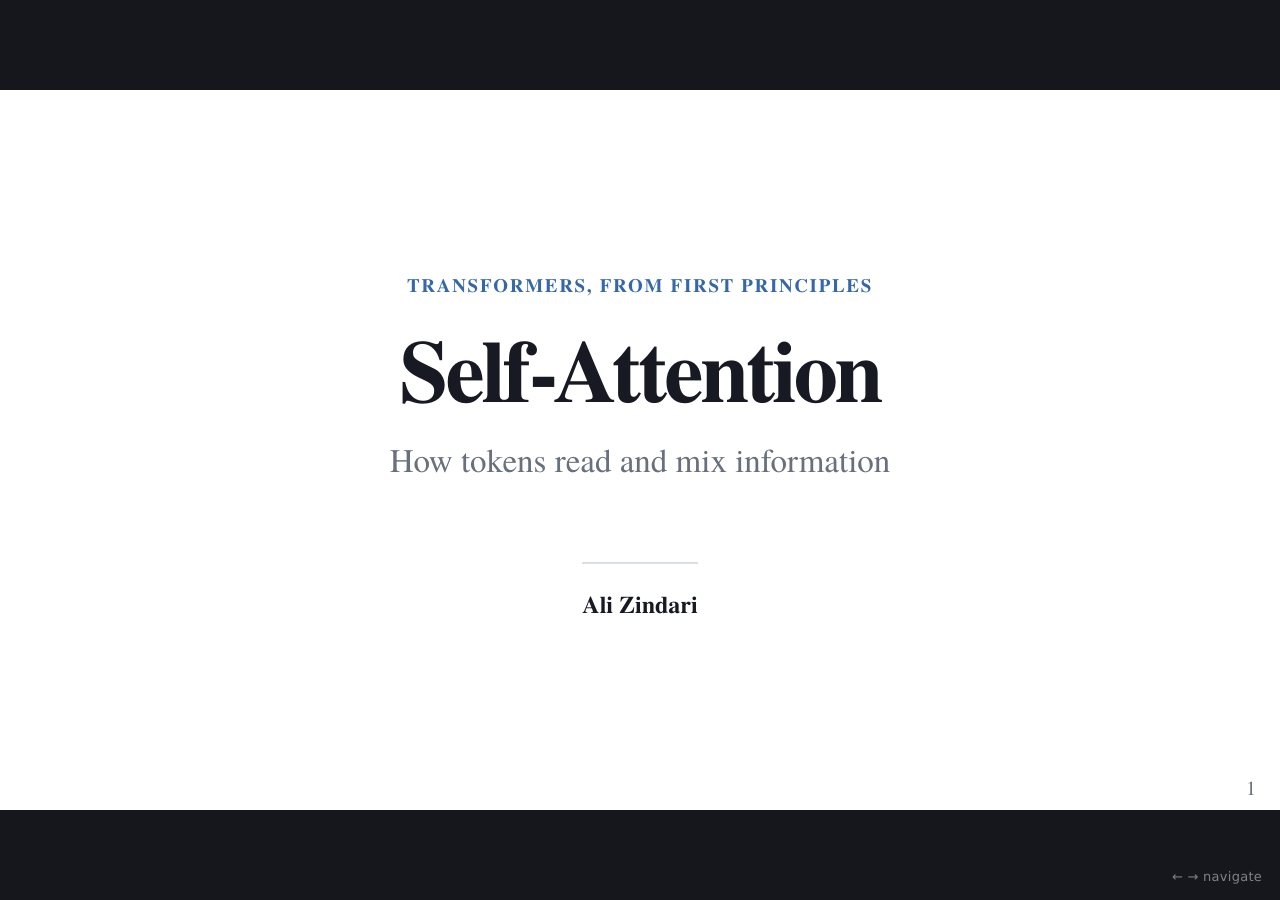
<file: templates/slides-transformer/index.html>
<!doctype html>
<html lang="en">
<head>
  <meta charset="utf-8">
  <meta name="viewport" content="width=device-width, initial-scale=1">
  <title>Self-attention</title>
  <link rel="stylesheet" href="../../shared/slide-system/vendor/katex/katex.min.css">
  <link rel="stylesheet" href="../../shared/slide-system/theme.css">
  <link rel="stylesheet" href="deck.css">
</head>
<body>
  <main class="deck" data-slide-deck>
    <!-- 1 -->
    <section class="slide slide--cover is-active" data-title="Self-Attention">
      <div class="cover-simple">
        <div class="cover-kicker">Transformers, from first principles</div>
        <h1 class="cover-title">Self-Attention</h1>
        <p class="cover-subtitle">How tokens read and mix information</p>
        <div class="cover-presenter">Ali Zindari</div>
      </div>
      <div class="slide__number">1</div>
    </section>

    <!-- 2 -->
    <section class="slide" data-title="What is self-attention?">
      <h1 class="slide__title">What is self-attention?</h1>
      <div class="slide__rule"></div>
      <div class="slide__content overview-layout">
        <div class="overview-flow">
          <div class="overview-matrix-card overview-matrix-card--input">
            <div class="eyebrow blue">input</div>
            <strong>\(\mat X\)</strong>
            <div class="overview-rows" aria-hidden="true"><i></i><i></i><i></i><i></i></div>
            <small>one row per token</small>
          </div>
          <div class="overview-arrow arrow"></div>
          <div class="overview-attention panel">
            <span>Self-attention</span>
            <small>learned mixing block</small>
          </div>
          <div class="overview-arrow arrow"></div>
          <div class="overview-matrix-card overview-matrix-card--output">
            <div class="eyebrow green">output</div>
            <strong>\(\mat Z\)</strong>
            <div class="overview-rows" aria-hidden="true"><i></i><i></i><i></i><i></i></div>
            <small>one contextual row per token</small>
          </div>
        </div>

        <div class="overview-transformer">
          <div class="overview-transformer-label">
            <span class="eyebrow">inside a Transformer layer</span>
            <strong>A crucial building block</strong>
          </div>
          <div class="overview-layer-flow">
            <div class="overview-layer-block overview-layer-block--attention">Self-attention</div>
            <div class="overview-layer-arrow">→</div>
            <div class="overview-layer-block">Add &amp; normalize</div>
            <div class="overview-layer-arrow">→</div>
            <div class="overview-layer-block">Feed-forward</div>
          </div>
        </div>

        <div class="overview-takeaway">Each output token keeps its position, but now carries information gathered from the prompt.</div>
      </div>
      <div class="slide__number">2</div>
    </section>

    <!-- 3 -->
    <section class="slide" data-title="Imagine predicting the next word">
      <h1 class="slide__title">Imagine predicting the next word</h1>
      <div class="slide__rule"></div>
      <div class="slide__content">
        <div class="s1-prompt">Sun rises in the</div>
        <div class="s1-context-label eyebrow">input context</div>
        <div class="s1-predict eyebrow">predict</div>
        <div class="s1-missing panel">?</div>
        <div class="s1-drop-line"></div>
        <div class="s1-answer">east</div>
        <div class="s1-target-label eyebrow">target word</div>
      </div>
      <div class="slide__number">3</div>
    </section>

    <!-- 4 -->
    <section class="slide" data-title="The answer depends on the whole context">
      <h1 class="slide__title">The answer depends on the whole context</h1>
      <div class="slide__rule"></div>
      <div class="slide__content">
        <svg class="connector-layer" viewBox="0 0 1120 582" aria-hidden="true">
          <defs>
            <marker id="arrow-s2" markerWidth="10" markerHeight="8" refX="9" refY="4" orient="auto">
              <path d="M0,0 L10,4 L0,8 Z" fill="#171923"></path>
            </marker>
          </defs>
          <path d="M215 166 L505 302" fill="none" stroke="#86a3ca" stroke-width="2"></path>
          <path d="M445 166 L535 302" fill="none" stroke="#d08a83" stroke-width="2"></path>
          <path d="M675 166 L585 302" fill="none" stroke="#78aa9b" stroke-width="2"></path>
          <path d="M905 166 L615 302" fill="none" stroke="#85878d" stroke-width="2"></path>
          <path d="M560 374 L560 457" fill="none" stroke="#171923" stroke-width="2.5" marker-end="url(#arrow-s2)"></path>
        </svg>
        <div class="s2-token-row above-connectors">
          <div class="s2-token panel">Sun</div>
          <div class="s2-token panel">rises</div>
          <div class="s2-token panel">in</div>
          <div class="s2-token panel">the</div>
        </div>
        <div class="s2-combine panel panel--task above-connectors">combine information</div>
        <div class="s2-answer above-connectors">east</div>
        <div class="s2-answer-label eyebrow above-connectors">next word</div>
      </div>
      <div class="slide__number">4</div>
    </section>

    <!-- 5 -->
    <section class="slide" data-title="Represent the input as token rows">
      <h1 class="slide__title">Represent the input as token rows</h1>
      <div class="slide__rule"></div>
      <div class="slide__content s3-layout">
        <div class="matrix-card">
          <div class="eyebrow">simplified token-only example</div>
          <div class="matrix-symbol">\(\mat{X}\)</div>
          <div class="label-matrix">
            <div class="row-labels">
              <div>Sun</div><div>rises</div><div>in</div><div>the</div>
            </div>
            <div class="matrix">
              <div class="matrix-row">\({\color{#3567A9}\mathbf{1}}\quad 0\quad 0\quad 0\)</div>
              <div class="matrix-row">\(0\quad {\color{#3567A9}\mathbf{1}}\quad 0\quad 0\)</div>
              <div class="matrix-row">\(0\quad 0\quad {\color{#3567A9}\mathbf{1}}\quad 0\)</div>
              <div class="matrix-row">\(0\quad 0\quad 0\quad {\color{#3567A9}\mathbf{1}}\)</div>
            </div>
          </div>
          <div class="s3-caption caption">one-hot rows in \(\mathbb{R}^{4}\)</div>
        </div>
        <div class="s3-arrow-wrap">
          <div class="s3-arrow-label caption">one instance of</div>
          <div class="s3-arrow arrow"></div>
        </div>
        <div class="matrix-card s3-general">
          <div class="eyebrow">general form</div>
          <div class="matrix-symbol">\(\mat{X}\)</div>
          <div class="label-matrix">
            <div class="matrix">
              <div class="matrix-row"><span class="row-vector blue">\(\vect{x}_{1}^{\top}\)</span></div>
              <div class="matrix-row"><span class="row-vector coral">\(\vect{x}_{2}^{\top}\)</span></div>
              <div class="matrix-row"><span class="row-vector green">\(\vect{x}_{3}^{\top}\)</span></div>
              <div class="matrix-row"><span class="row-vector">\(\vect{x}_{4}^{\top}\)</span></div>
            </div>
          </div>
          <div class="s3-caption caption"><strong>token + position information</strong>\(\vect{x}_{i}^{\top}\in\mathbb{R}^{1\times d}\)</div>
        </div>
      </div>
      <div class="slide__number">5</div>
    </section>

    <!-- 6 -->
    <section class="slide" data-title="Right multiplication transforms token features">
      <h1 class="slide__title">Right multiplication transforms token features</h1>
      <div class="slide__rule"></div>
      <div class="slide__content matrix-operation">
        <div class="operation-formula math-xl">\(\mat{Z}=\mat{X}{\color{#765C99}\mat{W}}\)</div>
        <div class="operation-stage input">
          <div class="matrix-symbol">\(\mat{X}\)</div>
          <div class="matrix operation-matrix">
            <div class="matrix-row"><span class="row-vector blue">\(\vect{x}_{1}^{\top}\)</span></div>
            <div class="matrix-row"><span class="row-vector coral">\(\vect{x}_{2}^{\top}\)</span></div>
            <div class="matrix-row"><span class="row-vector green">\(\vect{x}_{3}^{\top}\)</span></div>
            <div class="matrix-row"><span class="row-vector">\(\vect{x}_{4}^{\top}\)</span></div>
          </div>
        </div>
        <div class="operation-symbols">
          <span>\(\times\)</span><span class="weight">\(\mat{W}\)</span><span>\(=\)</span>
        </div>
        <div class="operation-stage output">
          <div class="matrix-symbol">\(\mat{Z}\)</div>
          <div class="matrix operation-matrix">
            <div class="matrix-row"><span class="row-vector blue">\(\vect{x}_{1}^{\top}{\color{#765C99}\mat W}\)</span></div>
            <div class="matrix-row"><span class="row-vector coral">\(\vect{x}_{2}^{\top}{\color{#765C99}\mat W}\)</span></div>
            <div class="matrix-row"><span class="row-vector green">\(\vect{x}_{3}^{\top}{\color{#765C99}\mat W}\)</span></div>
            <div class="matrix-row"><span class="row-vector">\(\vect{x}_{4}^{\top}{\color{#765C99}\mat W}\)</span></div>
          </div>
        </div>
        <div class="operation-caption caption">the same <span class="weight">\(\mat{W}\)</span> transforms the features of every token row</div>
      </div>
      <div class="slide__number">6</div>
    </section>

    <!-- 7 -->
    <section class="slide" data-title="Left multiplication mixes token rows">
      <h1 class="slide__title">Left multiplication mixes token rows</h1>
      <div class="slide__rule"></div>
      <div class="slide__content matrix-operation s6">
        <div class="operation-formula math-xl">\(\mat{Z}={\color{#B04F72}\mat{A}}\mat{X}\)</div>
        <div class="operation-symbols"><span class="mix">\(\mat A\)</span><span>\(\times\)</span></div>
        <div class="operation-stage input">
          <div class="matrix-symbol">\(\mat{X}\)</div>
          <div class="matrix operation-matrix">
            <div class="matrix-row"><span class="row-vector blue">\(\vect{x}_{1}^{\top}\)</span></div>
            <div class="matrix-row"><span class="row-vector coral">\(\vect{x}_{2}^{\top}\)</span></div>
            <div class="matrix-row"><span class="row-vector green">\(\vect{x}_{3}^{\top}\)</span></div>
            <div class="matrix-row"><span class="row-vector">\(\vect{x}_{4}^{\top}\)</span></div>
          </div>
        </div>
        <div class="s6-equals">\(=\)</div>
        <div class="operation-stage output">
          <div class="matrix-symbol">\(\mat{Z}\)</div>
          <div class="matrix operation-matrix">
            <div class="matrix-row"><span class="mix-vector"><span class="row-vector">\({\color{#B04F72}\vect{a}_{1}^{\top}}\mat X\)</span></span></div>
            <div class="matrix-row"><span class="mix-vector"><span class="row-vector">\({\color{#B04F72}\vect{a}_{2}^{\top}}\mat X\)</span></span></div>
            <div class="matrix-row"><span class="mix-vector"><span class="row-vector">\({\color{#B04F72}\vect{a}_{3}^{\top}}\mat X\)</span></span></div>
            <div class="matrix-row"><span class="mix-vector"><span class="row-vector">\({\color{#B04F72}\vect{a}_{4}^{\top}}\mat X\)</span></span></div>
          </div>
        </div>
        <div class="operation-caption caption">each row <span class="mix">\(\vect{a}_{i}^{\top}\)</span>\(\mat{X}\) combines information from every input row</div>
      </div>
      <div class="slide__number">7</div>
    </section>

    <!-- 8 -->
    <section class="slide" data-title="Right and left multiplication">
      <h1 class="slide__title">Right and left multiplication</h1>
      <div class="slide__rule"></div>
      <div class="slide__content s7-simple">
        <div class="s7-io-symbol s7-io-input">\(\mat X\)</div>
        <div class="s7-io-arrow s7-io-arrow--input arrow"></div>
        <div class="s7-one-box panel">
          \(\displaystyle {\color{#B04F72}\mat A}\mat X{\color{#765C99}\mat W}\)
        </div>
        <div class="s7-io-arrow s7-io-arrow--output arrow"></div>
        <div class="s7-io-symbol s7-io-output">\(\mat Z\)</div>
        <div class="s7-simple-statement">Self-attention is just right and left multiplication.</div>
      </div>
      <div class="slide__number">8</div>
    </section>

    <!-- 9 -->
    <section class="slide" data-title="Every prompt token creates a query, key, and value">
      <h1 class="slide__title">Every prompt token creates \(\vect q_i,\vect k_i,\vect v_i\)</h1>
      <div class="slide__rule"></div>
      <div class="slide__content causal-qkv-layout">
        <div class="causal-qkv-grid">
          <div class="causal-token-card">
            <div class="causal-token-name">Sun</div>
            <div class="causal-token-input">\(\vect x_1\)</div>
            <div class="causal-projection-arrow">↓</div>
            <div class="causal-role-pill causal-role-pill--q">\(\vect q_1\)</div>
            <div class="causal-role-pill causal-role-pill--k">\(\vect k_1\)</div>
            <div class="causal-role-pill causal-role-pill--v">\(\vect v_1\)</div>
          </div>
          <div class="causal-token-card">
            <div class="causal-token-name">rises</div>
            <div class="causal-token-input">\(\vect x_2\)</div>
            <div class="causal-projection-arrow">↓</div>
            <div class="causal-role-pill causal-role-pill--q">\(\vect q_2\)</div>
            <div class="causal-role-pill causal-role-pill--k">\(\vect k_2\)</div>
            <div class="causal-role-pill causal-role-pill--v">\(\vect v_2\)</div>
          </div>
          <div class="causal-token-card">
            <div class="causal-token-name">in</div>
            <div class="causal-token-input">\(\vect x_3\)</div>
            <div class="causal-projection-arrow">↓</div>
            <div class="causal-role-pill causal-role-pill--q">\(\vect q_3\)</div>
            <div class="causal-role-pill causal-role-pill--k">\(\vect k_3\)</div>
            <div class="causal-role-pill causal-role-pill--v">\(\vect v_3\)</div>
          </div>
          <div class="causal-token-card causal-token-card--last">
            <div class="causal-last-label eyebrow">last prompt position</div>
            <div class="causal-token-name">the</div>
            <div class="causal-token-input">\(\vect x_4\)</div>
            <div class="causal-projection-arrow">↓</div>
            <div class="causal-role-pill causal-role-pill--q">\(\vect q_4\)</div>
            <div class="causal-role-pill causal-role-pill--k">\(\vect k_4\)</div>
            <div class="causal-role-pill causal-role-pill--v">\(\vect v_4\)</div>
          </div>
        </div>

        <div class="causal-role-explanations">
          <div><span class="eyebrow blue">query</span><strong>what this position reads</strong><span>\({\color{#3567A9}\mat Q}=\mat X\mat W_Q\)</span></div>
          <div><span class="eyebrow coral">key</span><strong>how this position is matched</strong><span>\({\color{#C45B50}\mat K}=\mat X\mat W_K\)</span></div>
          <div><span class="eyebrow green">value</span><strong>what this position can send</strong><span>\({\color{#2D7D67}\mat V}=\mat X\mat W_V\)</span></div>
        </div>
        <div class="causal-qkv-takeaway">The prompt is not one query. Every prompt position produces all three vectors in parallel.</div>
      </div>
      <div class="slide__number">9</div>
    </section>

    <!-- 10 -->
    <section class="slide" data-title="Each query can read only itself and the past">
      <h1 class="slide__title">Each query can read only itself and the past</h1>
      <div class="slide__rule"></div>
      <div class="slide__content causal-mask-layout">
        <div class="causal-mask-equation panel">
          \(\displaystyle \vect q_i\text{ may compare with }\vect k_j\quad\text{only when}\quad j\le i\)
        </div>

        <div class="causal-mask-grid">
          <div class="mask-corner">query ↓ · key →</div>
          <div class="mask-column"><strong>\(\vect k_1\)</strong><span>Sun</span></div>
          <div class="mask-column"><strong>\(\vect k_2\)</strong><span>rises</span></div>
          <div class="mask-column"><strong>\(\vect k_3\)</strong><span>in</span></div>
          <div class="mask-column"><strong>\(\vect k_4\)</strong><span>the</span></div>

          <div class="mask-row"><strong>\(\vect q_1\)</strong><span>Sun</span></div>
          <div class="mask-cell mask-cell--visible">compare</div>
          <div class="mask-cell mask-cell--future">future</div>
          <div class="mask-cell mask-cell--future">future</div>
          <div class="mask-cell mask-cell--future">future</div>

          <div class="mask-row"><strong>\(\vect q_2\)</strong><span>rises</span></div>
          <div class="mask-cell mask-cell--visible">compare</div>
          <div class="mask-cell mask-cell--visible">compare</div>
          <div class="mask-cell mask-cell--future">future</div>
          <div class="mask-cell mask-cell--future">future</div>

          <div class="mask-row"><strong>\(\vect q_3\)</strong><span>in</span></div>
          <div class="mask-cell mask-cell--visible">compare</div>
          <div class="mask-cell mask-cell--visible">compare</div>
          <div class="mask-cell mask-cell--visible">compare</div>
          <div class="mask-cell mask-cell--future">future</div>

          <div class="mask-row mask-row--focus"><strong>\(\vect q_4\)</strong><span>the</span></div>
          <div class="mask-cell mask-cell--visible mask-cell--focus">compare</div>
          <div class="mask-cell mask-cell--visible mask-cell--focus">compare</div>
          <div class="mask-cell mask-cell--visible mask-cell--focus">compare</div>
          <div class="mask-cell mask-cell--visible mask-cell--focus">compare</div>
        </div>

        <div class="causal-mask-explanation">
          <div class="mask-legend-item"><span class="mask-swatch mask-swatch--visible"></span><strong>visible</strong><span>this key may be compared</span></div>
          <div class="mask-legend-item"><span class="mask-swatch mask-swatch--future"></span><strong>masked</strong><span>future information is unavailable</span></div>
          <div class="mask-focus-note panel panel--blue">
            <span class="eyebrow blue">next</span>
            <strong>Zoom into the last row</strong>
            <span>\(\vect q_4\) can compare with every key already in the prompt.</span>
          </div>
        </div>
      </div>
      <div class="slide__number">10</div>
    </section>

    <!-- 11 -->
    <section class="slide" data-title="The last query is compared with every visible key">
      <h1 class="slide__title">Compare the last query with every visible key</h1>
      <div class="slide__rule"></div>
      <div class="slide__content compare-layout">
        <div class="compare-prompt">
          <span>Sun</span><span>rises</span><span>in</span><span class="active">the</span>
        </div>
        <div class="compare-prompt-caption eyebrow">prompt · position \(4\) will predict the next token</div>

        <div class="compare-equation">
          <div class="compare-query-block">
            <div class="eyebrow blue">query from “the”</div>
            <div class="compare-query panel panel--blue">\(\vect q_4^{\top}\)</div>
          </div>

          <div class="compare-operator">\(\times\)</div>

          <div class="compare-keys-block">
            <div class="eyebrow coral">one key from every visible prompt token</div>
            <div class="compare-key-row compare-bracket">
              <div><span>Sun</span><strong>\(\vect k_1\)</strong></div>
              <div><span>rises</span><strong>\(\vect k_2\)</strong></div>
              <div><span>in</span><strong>\(\vect k_3\)</strong></div>
              <div><span>the</span><strong>\(\vect k_4\)</strong></div>
            </div>
          </div>

          <div class="compare-operator">\(=\)</div>

          <div class="compare-scores-block">
            <div class="eyebrow mix">one score per token</div>
            <div class="compare-score-row compare-bracket">
              <div>\(s_{4,1}\)</div><div>\(s_{4,2}\)</div><div>\(s_{4,3}\)</div><div>\(s_{4,4}\)</div>
            </div>
          </div>
        </div>

        <div class="compare-score-definition panel">
          \(\displaystyle s_{4,j}=\frac{\vect q_4^{\top}\vect k_j}{\sqrt{d_k}},\qquad j\le4\)
        </div>
        <div class="compare-takeaway">
          Each dot product is a learned <strong>compatibility score</strong>, not ordinary word correlation. Values are not used yet.
        </div>
      </div>
      <div class="slide__number">11</div>
    </section>

    <!-- 12 -->
    <section class="slide" data-title="Softmax turns the scores into attention weights">
      <h1 class="slide__title">Softmax turns the scores into attention weights</h1>
      <div class="slide__rule"></div>
      <div class="slide__content causal-weights-layout">
        <div class="causal-score-formula panel">
          <span>\(\begin{bmatrix}s_{4,1}&s_{4,2}&s_{4,3}&s_{4,4}\end{bmatrix}\)</span>
          <span class="causal-score-arrow">\(\xrightarrow{\ \operatorname{softmax}\ }\)</span>
          <span>\(\begin{bmatrix}a_{4,1}&a_{4,2}&a_{4,3}&a_{4,4}\end{bmatrix}\)</span>
        </div>

        <div class="causal-weights-caption eyebrow">made-up weights to visualize the arithmetic</div>
        <div class="causal-weight-grid">
          <div class="causal-weight-card causal-weight-card--relevant">
            <div class="causal-weight-token">Sun</div>
            <div class="causal-weight-key">from \(s_{4,1}\)</div>
            <div class="causal-weight-number">\(a_{4,1}=0.34\)</div>
            <div class="causal-weight-bar"><span style="width:34%"></span></div>
          </div>
          <div class="causal-weight-card causal-weight-card--relevant">
            <div class="causal-weight-token">rises</div>
            <div class="causal-weight-key">from \(s_{4,2}\)</div>
            <div class="causal-weight-number">\(a_{4,2}=0.34\)</div>
            <div class="causal-weight-bar"><span style="width:34%"></span></div>
          </div>
          <div class="causal-weight-card">
            <div class="causal-weight-token">in</div>
            <div class="causal-weight-key">from \(s_{4,3}\)</div>
            <div class="causal-weight-number">\(a_{4,3}=0.12\)</div>
            <div class="causal-weight-bar"><span style="width:12%"></span></div>
          </div>
          <div class="causal-weight-card">
            <div class="causal-weight-token">the</div>
            <div class="causal-weight-key">from \(s_{4,4}\)</div>
            <div class="causal-weight-number">\(a_{4,4}=0.20\)</div>
            <div class="causal-weight-bar"><span style="width:20%"></span></div>
          </div>
        </div>

        <div class="causal-weights-sum panel panel--mix">
          \(a_{4,1}+a_{4,2}+a_{4,3}+a_{4,4}=1\)
        </div>
        <div class="causal-weights-takeaway">One weight for each visible position; together they sum to \(1\). The values are still untouched.</div>
      </div>
      <div class="slide__number">12</div>
    </section>

    <!-- 13 -->
    <section class="slide" data-title="The weights mix values from the prompt">
      <h1 class="slide__title">The weights mix values from the prompt</h1>
      <div class="slide__rule"></div>
      <div class="slide__content causal-mix-layout">
        <svg class="connector-layer" viewBox="0 0 1120 582" aria-hidden="true">
          <defs>
            <marker id="arrow-mix" markerWidth="10" markerHeight="8" refX="9" refY="4" orient="auto" markerUnits="userSpaceOnUse">
              <path d="M0,0 L9,3.5 L0,7 Z" fill="context-stroke"></path>
            </marker>
          </defs>
          <path d="M158 299 C158 336 446 333 500 368" fill="none" stroke="#8AA8CF" stroke-width="2.4" marker-end="url(#arrow-mix)"></path>
          <path d="M426 299 C426 329 500 339 540 368" fill="none" stroke="#D08A83" stroke-width="2.4" marker-end="url(#arrow-mix)"></path>
          <path d="M694 299 C694 329 620 339 580 368" fill="none" stroke="#78AA9B" stroke-width="1.7" marker-end="url(#arrow-mix)"></path>
          <path d="M962 299 C962 336 674 333 620 368" fill="none" stroke="#A99ABC" stroke-width="1.9" marker-end="url(#arrow-mix)"></path>
        </svg>

        <div class="causal-mix-formula panel">
          \(\displaystyle \vect z_4=\sum_{j\le4}a_{4j}\vect v_j\)
        </div>
        <div class="causal-mix-caption eyebrow green">the same weights now multiply the values</div>

        <div class="causal-mix-grid above-connectors">
          <div class="causal-mix-card causal-mix-card--relevant">
            <div class="causal-mix-token">Sun</div>
            <div class="causal-mix-term">\(0.34\,{\color{#2D7D67}\vect v_1}\)</div>
          </div>
          <div class="causal-mix-card causal-mix-card--relevant">
            <div class="causal-mix-token">rises</div>
            <div class="causal-mix-term">\(0.34\,{\color{#2D7D67}\vect v_2}\)</div>
          </div>
          <div class="causal-mix-card">
            <div class="causal-mix-token">in</div>
            <div class="causal-mix-term">\(0.12\,{\color{#2D7D67}\vect v_3}\)</div>
          </div>
          <div class="causal-mix-card">
            <div class="causal-mix-token">the</div>
            <div class="causal-mix-term">\(0.20\,{\color{#2D7D67}\vect v_4}\)</div>
          </div>
        </div>

        <div class="causal-mix-output panel panel--green above-connectors">
          <span class="eyebrow green">contextual representation at “the”</span>
          <span>\(\vect z_4\)</span>
        </div>
        <div class="causal-no-future panel">
          <strong>Important</strong>
          <span>“east” is not in the prompt, so</span>
          <span>\(\vect v_{\mathrm{east}}\)</span>
          <span>does not exist yet.</span>
        </div>
      </div>
      <div class="slide__number">13</div>
    </section>

    <!-- 14 -->
    <section class="slide" data-title="Only after attention do we predict the next token">
      <h1 class="slide__title">Only afterward do we predict the next token</h1>
      <div class="slide__rule"></div>
      <div class="slide__content causal-predict-layout">
        <div class="causal-predict-prompt"><span>Sun</span><span>rises</span><span>in</span><span class="active">the</span></div>
        <div class="causal-predict-prompt-label eyebrow">prompt</div>

        <div class="causal-predict-flow">
          <div class="causal-predict-stage causal-predict-stage--context panel panel--green">
            <span class="eyebrow green">final contextual state</span>
            <span class="causal-predict-math">\(\vect z_4\)</span>
            <span class="caption">at “the”</span>
          </div>
          <div class="causal-predict-arrow">
            <span class="eyebrow weight">output projection</span>
            <span class="arrow"></span>
          </div>
          <div class="causal-predict-stage panel">
            <span class="eyebrow weight">vocabulary logits</span>
            <span class="causal-predict-math">\(\vect z_4^{\top}\mat W_U\)</span>
            <span class="caption">one score per possible token</span>
          </div>
          <div class="causal-predict-arrow causal-predict-arrow--softmax">
            <span class="eyebrow mix">softmax</span>
            <span class="arrow"></span>
          </div>
          <div class="causal-probabilities panel">
            <div class="eyebrow">next-token probabilities</div>
            <div class="causal-probability active"><span>east</span><strong>\(0.72\)</strong></div>
            <div class="causal-probability"><span>west</span><strong>\(0.06\)</strong></div>
            <div class="causal-probability"><span>sky</span><strong>\(0.05\)</strong></div>
            <div class="causal-probability"><span>all others</span><strong>\(0.17\)</strong></div>
          </div>
        </div>

        <div class="causal-predict-equation panel">
          \(\displaystyle p(x_5\mid x_{1:4})=\operatorname{softmax}\!\left(\vect z_4^{\top}\mat W_U\right)\)
        </div>
        <div class="causal-predict-takeaway">“east” first appears as a prediction, not as a key or value.</div>
      </div>
      <div class="slide__number">14</div>
    </section>

    <!-- 15 -->
    <section class="slide" data-title="The left and right matrices in self-attention">
      <h1 class="slide__title">The left and right matrices in self-attention</h1>
      <div class="slide__rule"></div>
      <div class="slide__content formula-layout">
        <div class="formula-projections panel">
          <span>\({\color{#3567A9}\mat Q}=\mat X\mat W_Q\)</span>
          <span>\({\color{#C45B50}\mat K}=\mat X\mat W_K\)</span>
          <span>\({\color{#2D7D67}\mat V}=\mat X\mat W_V\)</span>
        </div>

        <div class="formula-flow">
          <div class="formula-step formula-step--scores">
            <div class="eyebrow coral">1 · match + mask</div>
            <div class="formula-step-math">\(\displaystyle \mat S=\frac{{\color{#3567A9}\mat Q}{\color{#C45B50}\mat K}^{\top}}{\sqrt{d_k}}+{\color{#765C99}\mat M_{\mathrm{causal}}}\)</div>
            <div class="formula-step-copy">Compare queries with keys; hide future positions.</div>
          </div>
          <div class="formula-flow-arrow">\(\Longrightarrow\)</div>
          <div class="formula-step formula-step--weights">
            <div class="eyebrow mix">2 · normalize</div>
            <div class="formula-step-math">\(\displaystyle {\color{#B04F72}\mat A}=\operatorname{softmax}_{\mathrm{row}}(\mat S)\)</div>
            <div class="formula-step-copy">Turn each score row into attention weights.</div>
          </div>
          <div class="formula-flow-arrow">\(\Longrightarrow\)</div>
          <div class="formula-step formula-step--values">
            <div class="eyebrow green">3 · retrieve</div>
            <div class="formula-step-math">\(\displaystyle \mat Z={\color{#B04F72}\mat A}{\color{#2D7D67}\mat V}\)</div>
            <div class="formula-step-copy">Use those weights to mix the values.</div>
          </div>
        </div>

        <div class="formula-complete formula-complete--expanded panel">
          \(\displaystyle
            \mat Z
            =
            \underbrace{
              \operatorname{softmax}\!\left(
                \frac{(\mat X\mat W_Q)(\mat X\mat W_K)^{\top}}{\sqrt{d_k}}
                +\mat M_{\mathrm{causal}}
              \right)
            }_{\color{#B04F72}\text{left matrix }\mat A}
            \mat X
            \underbrace{\mat W_V}_{\color{#765C99}\text{right matrix}}
          \)
        </div>
        <div class="formula-takeaway formula-takeaway--expanded">
          <span>\(\mat A\)</span>&nbsp;mixes token rows;&nbsp;<span>\(\mat W_V\)</span>&nbsp;mixes features within each token row.
        </div>
      </div>
      <div class="slide__number">15</div>
    </section>

  </main>

  <div class="nav-hint">← → navigate</div>
  <script src="../../shared/slide-system/vendor/katex/katex.min.js"></script>
  <script src="../../shared/slide-system/vendor/katex/contrib/auto-render.min.js"></script>
  <script src="../../shared/slide-system/runtime.js"></script>
</body>
</html>
</file>
<file: site.css>
:root {
  --ink: #172033;
  --muted: #687187;
  --paper: #fbfaf7;
  --white: #fff;
  --line: #dfe3ea;
  --navy: #203d66;
  --blue: #3b6fb6;
  --coral: #c8664f;
  --green: #2f816b;
  --gold: #c09335;
  --shadow: 0 22px 70px rgb(23 32 51 / 9%);
}

* { box-sizing: border-box; }

html { scroll-behavior: smooth; }

body {
  margin: 0;
  color: var(--ink);
  background: var(--paper);
  font-family: Inter, ui-sans-serif, system-ui, -apple-system, BlinkMacSystemFont, "Segoe UI", sans-serif;
  line-height: 1.6;
}

a { color: inherit; }

.hero {
  min-height: 650px;
  color: var(--white);
  background:
    radial-gradient(circle at 83% 18%, rgb(200 102 79 / 35%), transparent 26%),
    radial-gradient(circle at 70% 85%, rgb(59 111 182 / 25%), transparent 32%),
    var(--navy);
}

.nav {
  display: flex;
  align-items: center;
  justify-content: space-between;
  width: min(1180px, calc(100% - 48px));
  margin: 0 auto;
  padding: 25px 0;
  border-bottom: 1px solid rgb(255 255 255 / 20%);
}

.brand,
.nav__links a {
  text-decoration: none;
}

.brand {
  font-family: Georgia, "Times New Roman", serif;
  font-size: 20px;
  font-weight: 700;
}

.nav__links { display: flex; gap: 28px; }
.nav__links a { color: rgb(255 255 255 / 78%); font-size: 14px; }
.nav__links a:hover { color: #fff; }

.hero__content {
  width: min(980px, calc(100% - 48px));
  margin: 0 auto;
  padding: 120px 0 100px;
}

.eyebrow {
  margin: 0 0 18px;
  color: var(--coral);
  font-size: 13px;
  font-weight: 800;
  letter-spacing: .16em;
  text-transform: uppercase;
}

.hero .eyebrow { color: #f0bc89; }

.hero h1 {
  max-width: 850px;
  margin: 0;
  font-family: Georgia, "Times New Roman", serif;
  font-size: clamp(54px, 8vw, 96px);
  font-weight: 700;
  line-height: .98;
  letter-spacing: -.045em;
}

.hero__copy {
  max-width: 720px;
  margin: 32px 0 38px;
  color: rgb(255 255 255 / 76%);
  font-size: clamp(20px, 2.4vw, 28px);
}

.button {
  display: inline-block;
  padding: 13px 20px;
  border: 1px solid rgb(255 255 255 / 42%);
  border-radius: 6px;
  background: rgb(255 255 255 / 8%);
  text-decoration: none;
}

.button:hover { background: rgb(255 255 255 / 14%); }

.section {
  width: min(1180px, calc(100% - 48px));
  margin: 0 auto;
  padding: 100px 0;
}

.section__heading { max-width: 720px; margin-bottom: 42px; }
.section__heading h2 {
  margin: 0;
  font-family: Georgia, "Times New Roman", serif;
  font-size: clamp(38px, 5vw, 58px);
  line-height: 1.08;
  letter-spacing: -.025em;
}

.card-grid {
  display: grid;
  grid-template-columns: repeat(2, 1fr);
  gap: 24px;
}

.template-card {
  overflow: hidden;
  border: 1px solid var(--line);
  border-radius: 14px;
  background: var(--white);
  box-shadow: var(--shadow);
}

.template-card__preview {
  height: 260px;
  border-bottom: 1px solid var(--line);
  background: #f1f3f6;
}

.template-card__body { padding: 28px; }
.qe-preview { display: flex; align-items: center; background: #faf9f6; }
.qe-preview img { display: block; width: 100%; height: 100%; object-fit: contain; }
.template-card h3 {
  margin: 10px 0;
  font-family: Georgia, "Times New Roman", serif;
  font-size: 29px;
}
.template-card p { min-height: 104px; margin: 0 0 20px; color: var(--muted); }
.template-card a { color: var(--navy); font-weight: 750; text-decoration: none; }
.template-actions { display: flex; flex-wrap: wrap; gap: 8px 16px; }
.template-actions a:not(:first-child) { color: var(--coral); font-size: 14px; }
.tag { color: var(--coral); font-size: 12px; font-weight: 800; letter-spacing: .1em; text-transform: uppercase; }

.poster-preview {
  display: grid;
  grid-template-columns: repeat(3, 1fr);
  gap: 8px;
  padding: 28px 42px;
  background: #f8f3e8;
}
.poster-preview i { display: block; border-radius: 3px; background: #fff; box-shadow: 0 3px 10px rgb(23 32 51 / 8%); }
.poster-preview__header { grid-column: 1 / -1; height: 55px; border-top: 7px solid var(--navy); }

.slide-preview { position: relative; padding: 40px; background: #fff; }
.slide-preview--math i { position: absolute; display: block; }
.slide-preview__title { top: 46px; left: 46px; width: 55%; height: 12px; background: var(--ink); }
.slide-preview__rule { top: 71px; right: 46px; left: 46px; height: 1px; background: var(--line); }
.slide-preview__equation { top: 115px; right: 75px; left: 75px; height: 75px; border: 1px solid #aebed2; background: #fbfdff; }

.slide-preview--teaching {
  display: grid;
  grid-template-columns: repeat(3, 1fr);
  align-items: end;
  gap: 13px;
  padding: 56px 42px;
}
.slide-preview--teaching i { display: block; height: 120px; border: 2px solid rgb(59 111 182 / 30%); border-top: 7px solid var(--blue); border-radius: 8px; background: rgb(59 111 182 / 6%); }
.slide-preview--teaching i:nth-child(2) { height: 148px; border-color: rgb(200 102 79 / 30%); border-top-color: var(--coral); background: rgb(200 102 79 / 6%); }
.slide-preview--teaching i:nth-child(3) { height: 102px; border-color: rgb(47 129 107 / 30%); border-top-color: var(--green); background: rgb(47 129 107 / 6%); }

.section--examples { border-top: 1px solid var(--line); }
.example-list { border-top: 1px solid var(--line); }
.example-row {
  display: grid;
  grid-template-columns: 70px 1fr 260px;
  align-items: center;
  padding: 24px 4px;
  border-bottom: 1px solid var(--line);
}
.example-number { color: var(--coral); font-size: 13px; font-weight: 800; }
.example-list strong { font-family: Georgia, "Times New Roman", serif; font-size: 24px; }
.example-actions { display: flex; justify-content: flex-end; gap: 20px; }
.example-actions a { color: var(--blue); font-size: 14px; font-weight: 800; text-decoration: none; }
.example-actions a:last-child { color: var(--coral); }

footer {
  display: flex;
  justify-content: space-between;
  gap: 20px;
  padding: 34px max(24px, calc((100% - 1180px) / 2));
  color: rgb(255 255 255 / 68%);
  background: var(--ink);
  font-size: 14px;
}
footer a { color: #fff; }

@media (max-width: 900px) {
  .card-grid { grid-template-columns: 1fr; }
  .template-card { display: grid; grid-template-columns: 42% 1fr; }
  .template-card__preview { height: auto; min-height: 280px; border-right: 1px solid var(--line); border-bottom: 0; }
  .template-card p { min-height: 0; }
}

@media (max-width: 640px) {
  .nav__links { display: none; }
  .hero { min-height: 580px; }
  .hero__content { padding-top: 90px; }
  .section { padding: 72px 0; }
  .template-card { display: block; }
  .template-card__preview { height: 220px; min-height: 0; border-right: 0; border-bottom: 1px solid var(--line); }
  .example-row { grid-template-columns: 38px 1fr; }
  .example-actions { grid-column: 2; justify-content: flex-start; margin-top: 8px; }
  footer { flex-direction: column; }
}
</file>
<file: shared/slide-system/theme.css>
@font-face {
  font-family: "Termes Slides";
  src: url("fonts/texgyretermes-regular.otf") format("opentype");
  font-style: normal;
  font-weight: 400;
  font-display: block;
}

@font-face {
  font-family: "Termes Slides";
  src: url("fonts/texgyretermes-bold.otf") format("opentype");
  font-style: normal;
  font-weight: 700;
  font-display: block;
}

@font-face {
  font-family: "Termes Slides";
  src: url("fonts/texgyretermes-italic.otf") format("opentype");
  font-style: italic;
  font-weight: 400;
  font-display: block;
}

@font-face {
  font-family: "Termes Slides";
  src: url("fonts/texgyretermes-bolditalic.otf") format("opentype");
  font-style: italic;
  font-weight: 700;
  font-display: block;
}

:root {
  --slide-width: 1280px;
  --slide-height: 720px;
  --deck-scale: 1;

  --ink: #171923;
  --muted: #68707d;
  --rule: #d9dee7;
  --panel: #f4f6f8;
  --panel-border: #c7cdd6;
  --row-fill: #e7ebf0;
  --task-fill: #eaf4ef;
  --blue: #3567a9;
  --coral: #c45b50;
  --green: #2d7d67;
  --weight: #765c99;
  --mix: #b04f72;

  --slide-pad-x: 80px;
  --slide-pad-top: 27px;
  --slide-pad-bottom: 36px;
  --title-size: 40px;
  --body-size: 30px;
}

* {
  box-sizing: border-box;
}

html,
body {
  width: 100%;
  height: 100%;
}

body {
  margin: 0;
  overflow: hidden;
  background: #15171c;
  color: var(--ink);
  font-family: "Termes Slides", "Times New Roman", Times, serif;
  font-size: var(--body-size);
  -webkit-font-smoothing: antialiased;
  text-rendering: geometricPrecision;
}

.deck {
  position: fixed;
  left: 50%;
  top: 50%;
  width: var(--slide-width);
  height: var(--slide-height);
  transform: translate(-50%, -50%) scale(var(--deck-scale));
  transform-origin: center center;
}

.slide {
  position: absolute;
  inset: 0;
  display: none;
  width: var(--slide-width);
  height: var(--slide-height);
  overflow: hidden;
  padding: var(--slide-pad-top) var(--slide-pad-x) var(--slide-pad-bottom);
  background: #fff;
  color: var(--ink);
  print-color-adjust: exact;
  -webkit-print-color-adjust: exact;
}

.slide.is-active {
  display: block;
}

.slide__title {
  height: 53px;
  margin: 0;
  font-size: var(--title-size);
  font-weight: 700;
  line-height: 1.08;
  letter-spacing: -0.012em;
}

.slide__rule {
  width: 100%;
  height: 1px;
  margin-top: 2px;
  background: var(--rule);
}

.slide__content {
  position: absolute;
  top: 91px;
  right: var(--slide-pad-x);
  bottom: 47px;
  left: var(--slide-pad-x);
}

.slide__number {
  position: absolute;
  right: 24px;
  bottom: 12px;
  color: var(--muted);
  font-size: 20px;
  line-height: 1;
}

.eyebrow {
  color: var(--muted);
  font-size: 18px;
  font-weight: 700;
  line-height: 1;
}

.eyebrow.blue,
.blue {
  color: var(--blue);
}

.eyebrow.coral,
.coral {
  color: var(--coral);
}

.eyebrow.green,
.green {
  color: var(--green);
}

.weight {
  color: var(--weight);
}

.mix {
  color: var(--mix);
}

.muted {
  color: var(--muted);
}

.panel {
  display: flex;
  align-items: center;
  justify-content: center;
  border: 1px solid transparent;
  border-radius: 8px;
  background: var(--panel);
}

.panel--blue {
  background: color-mix(in srgb, var(--blue) 9%, white);
}

.panel--coral {
  background: color-mix(in srgb, var(--coral) 9%, white);
}

.panel--green {
  background: color-mix(in srgb, var(--green) 9%, white);
}

.panel--mix {
  background: color-mix(in srgb, var(--mix) 9%, white);
}

.panel--task {
  background: var(--task-fill);
}

.matrix {
  position: relative;
  display: grid;
  padding: 15px 24px;
}

.matrix::before,
.matrix::after {
  position: absolute;
  top: 0;
  bottom: 0;
  width: 13px;
  content: "";
  border-top: 2px solid var(--ink);
  border-bottom: 2px solid var(--ink);
}

.matrix::before {
  left: 0;
  border-left: 2px solid var(--ink);
}

.matrix::after {
  right: 0;
  border-right: 2px solid var(--ink);
}

.matrix-row {
  display: flex;
  align-items: center;
  justify-content: center;
  min-height: 49px;
  border-radius: 5px;
  background: var(--row-fill);
}

.matrix-dots {
  display: flex;
  align-items: center;
  justify-content: center;
  min-height: 34px;
  color: var(--muted);
}

.row-vector {
  display: inline-flex;
  align-items: center;
  gap: 11px;
  white-space: nowrap;
}

.row-vector::before,
.row-vector::after {
  width: 37px;
  height: 2px;
  background: currentColor;
  content: "";
}

.context-vector {
  position: relative;
  display: inline-flex;
  align-items: center;
  justify-content: center;
  min-width: 202px;
  min-height: 47px;
  overflow: hidden;
  border-radius: 5px;
  background: linear-gradient(
    90deg,
    color-mix(in srgb, var(--blue) 14%, white) 0 33.33%,
    color-mix(in srgb, var(--coral) 14%, white) 33.33% 66.66%,
    color-mix(in srgb, var(--green) 14%, white) 66.66% 100%
  );
}

.context-vector .row-vector {
  color: var(--ink);
}

.mix-vector {
  position: relative;
  display: inline-flex;
  align-items: center;
  justify-content: center;
  min-width: 222px;
  min-height: 44px;
  overflow: hidden;
  border-radius: 5px;
  background: linear-gradient(
    90deg,
    color-mix(in srgb, var(--blue) 14%, white) 0 25%,
    color-mix(in srgb, var(--coral) 14%, white) 25% 50%,
    color-mix(in srgb, var(--green) 14%, white) 50% 75%,
    color-mix(in srgb, var(--ink) 10%, white) 75% 100%
  );
}

.mix-vector .row-vector {
  color: var(--ink);
}

.arrow {
  position: relative;
  height: 2px;
  background: currentColor;
  color: var(--ink);
}

.arrow::after {
  position: absolute;
  top: 50%;
  right: -1px;
  width: 0;
  height: 0;
  content: "";
  transform: translateY(-50%);
  border-top: 6px solid transparent;
  border-bottom: 6px solid transparent;
  border-left: 10px solid currentColor;
}

.caption {
  color: var(--muted);
  font-size: 20px;
  line-height: 1.2;
}

.caption strong {
  font-weight: 700;
}

.math-xl {
  font-size: 53px;
}

.math-lg {
  font-size: 38px;
}

.math-md {
  font-size: 29px;
}

.math-sm {
  font-size: 23px;
}

.katex {
  color: inherit;
  font-size: 1em;
}

.connector-layer {
  position: absolute;
  inset: 0;
  z-index: 0;
  width: 100%;
  height: 100%;
  overflow: visible;
  pointer-events: none;
}

.above-connectors {
  position: relative;
  z-index: 1;
}

.nav-hint {
  position: fixed;
  right: 18px;
  bottom: 14px;
  color: rgb(255 255 255 / 46%);
  font: 13px/1.2 system-ui, sans-serif;
  letter-spacing: 0.02em;
}

@media print {
  @page {
    size: 1280px 720px;
    margin: 0;
  }

  html,
  body {
    width: auto;
    height: auto;
    overflow: visible;
    background: #fff;
  }

  .deck {
    position: static;
    width: var(--slide-width);
    height: auto;
    transform: none;
  }

  .slide,
  .slide.is-active {
    position: relative;
    display: block;
    height: 719px;
    break-inside: avoid;
    break-after: page;
    page-break-inside: avoid;
    page-break-after: always;
  }

  .slide:last-child {
    break-after: auto;
    page-break-after: auto;
  }

  body.single-slide-print .deck {
    height: 720px;
  }

  body.single-slide-print .slide,
  body.single-slide-print .slide.is-active {
    display: none;
  }

  body.single-slide-print .slide.is-active {
    display: block;
    height: 720px;
    break-after: auto;
    page-break-after: auto;
  }

  .nav-hint {
    display: none;
  }
}
</file>
<file: templates/slides-math/deck.css>
@font-face {
  font-family: "CMU Slides";
  src: url("../../shared/slide-system/fonts/cmunrm.otf") format("opentype");
  font-style: normal;
  font-weight: 400;
  font-display: block;
}

@font-face {
  font-family: "CMU Slides";
  src: url("../../shared/slide-system/fonts/cmunbx.otf") format("opentype");
  font-style: normal;
  font-weight: 700;
  font-display: block;
}

@font-face {
  font-family: "CMU Slides";
  src: url("../../shared/slide-system/fonts/cmunti.otf") format("opentype");
  font-style: italic;
  font-weight: 400;
  font-display: block;
}

@font-face {
  font-family: "CMU Slides";
  src: url("../../shared/slide-system/fonts/cmunbi.otf") format("opentype");
  font-style: italic;
  font-weight: 700;
  font-display: block;
}

:root {
  --ink: #111;
  --muted: #3f3f3f;
  --slide-pad-x: 78px;
  --slide-pad-top: 30px;
  --slide-pad-bottom: 34px;
  --title-size: 40px;
  --body-size: 24px;
}

body,
.slide {
  color: var(--ink);
  font-family: "CMU Slides", "Computer Modern Roman", serif;
  font-weight: 400;
  -webkit-font-smoothing: antialiased;
  text-rendering: geometricPrecision;
}

.slide {
  background: #fff;
}

.slide__title {
  height: auto;
  margin: 0;
  font-size: var(--title-size);
  font-weight: 400;
  line-height: 1.06;
  letter-spacing: -0.012em;
}

.slide__content {
  top: 91px;
  right: var(--slide-pad-x);
  bottom: 44px;
  left: var(--slide-pad-x);
}

.slide__number {
  right: 0;
  bottom: 12px;
  left: 0;
  color: #333;
  font-size: 16px;
  text-align: center;
}

.slide--cover {
  padding: 0;
}

.cover {
  display: flex;
  flex-direction: column;
  align-items: center;
  justify-content: center;
  height: 100%;
  padding-bottom: 20px;
  text-align: center;
}

.cover h1 {
  margin: 0;
  font-size: 46px;
  font-weight: 700;
  line-height: 1.05;
  letter-spacing: -0.02em;
}

.cover p {
  margin: 25px 0 0;
  color: var(--muted);
  font-size: 27px;
}

.prose {
  position: absolute;
  font-size: 24px;
  line-height: 1.28;
}

.prose p {
  margin: 0 0 15px;
}

.prose strong {
  font-weight: 700;
}

.equation {
  margin: 14px 0 19px;
  font-size: 24px;
  text-align: center;
}

.equation .katex-display {
  margin: 0.35em 0;
}

.equation--large {
  margin-top: 17px;
  margin-bottom: 22px;
  font-size: 24px;
}

.equation--wide {
  font-size: 24px;
}

.equation--compact {
  margin-top: 10px;
  margin-bottom: 14px;
  font-size: 24px;
}

.equation--small {
  margin-top: 10px;
  margin-bottom: 15px;
  font-size: 24px;
}

.equation--tiny {
  margin-top: 9px;
  margin-bottom: 13px;
  font-size: 24px;
}

.equation--result {
  margin-top: 19px;
  margin-bottom: 22px;
  font-size: 24px;
}

.equation--uniform {
  margin-top: 17px;
  margin-bottom: 21px;
  font-size: 24px;
}

.conclusion {
  position: relative;
  margin-top: 31px !important;
  padding: 15px 18px 12px;
  border: 1px solid #9aaec5;
  border-radius: 2px;
  text-align: center;
}

.conclusion strong {
  position: absolute;
  top: -15px;
  left: 14px;
  padding: 0 5px;
  background: #fff;
  color: #304f72;
  font-weight: 700;
}

.two-column {
  display: grid;
  grid-template-columns: 1fr 1fr;
  gap: 58px;
}

.column h2 {
  margin: 0 0 19px;
  font-size: 26px;
  font-weight: 400;
}

.model-slide {
  font-size: 24px;
}

.distribution-slide,
.losses-slide {
  font-size: 24px;
}

.distribution-slide .equation,
.losses-slide .equation {
  margin-top: 9px;
  margin-bottom: 14px;
}

.distribution-slide .goal-box {
  margin-top: 29px;
}

.problem-slide {
  font-size: 24px;
}

.problem-slide .equation {
  margin-top: 10px;
  margin-bottom: 17px;
}

.goal-box {
  position: relative;
  margin-top: 31px;
  padding: 15px 18px 12px;
  border: 1px solid #9aaec5;
  border-radius: 2px;
}

.goal-box__label {
  position: absolute;
  top: -15px;
  left: 14px;
  padding: 0 5px;
  background: #fff;
  color: #304f72;
  font-weight: 700;
}

.goal-box p {
  margin: 0;
  text-align: center;
}

.proposition-box {
  position: relative;
  margin-top: 31px;
  padding: 16px 18px 10px;
  border: 1px solid #9aaec5;
  border-radius: 2px;
  text-align: center;
}

.proposition-box__label {
  position: absolute;
  top: -15px;
  left: 14px;
  padding: 0 5px;
  background: #fff;
  color: #304f72;
  font-weight: 700;
}

.proposition-box p {
  margin: 0 0 5px;
}

.proposition-box .equation {
  margin-top: 5px;
  margin-bottom: 0;
}

.fixed-slide {
  font-size: 24px;
}

.bayes-slide {
  font-size: 24px;
}

.overlap-slide {
  font-size: 24px;
}

.extremes {
  gap: 65px;
  margin-top: 19px;
}

.extremes p {
  margin: 0;
}

.learning-slide {
  font-size: 24px;
}

.learning-slide .equation--uniform {
  font-size: 24px;
}

.retention-slide {
  font-size: 24px;
}

.existence-slide {
  font-size: 24px;
}

.existence-slide p {
  margin-bottom: 10px;
}

.existence-slide .equation {
  margin-top: 7px;
  margin-bottom: 11px;
}

.footnote {
  margin-top: 15px !important;
  color: var(--muted);
  font-size: 17px;
  line-height: 1.25;
}

.optimization-slide {
  font-size: 24px;
}

.optimization-slide p {
  margin-bottom: 10px;
}

.optimization-slide .equation {
  margin-top: 5px;
  margin-bottom: 7px;
}

.optimization-slide .proposition-box {
  margin-top: 20px;
  padding-top: 11px;
  padding-bottom: 7px;
}

.optimization-slide .proposition-box p {
  margin-bottom: 3px;
}

.optimization-slide .proposition-box .equation {
  margin-top: 3px;
  margin-bottom: 0;
}

.optimization-slide .conclusion {
  margin-top: 20px !important;
  padding-top: 12px;
  padding-bottom: 9px;
}

.appendix-decomposition-slide,
.appendix-projection-slide,
.appendix-recall-slide,
.appendix-dynamics-slide,
.appendix-invariance-slide {
  font-size: 24px;
}

.appendix-decomposition-slide .equation,
.appendix-projection-slide .equation,
.appendix-recall-slide .equation,
.appendix-dynamics-slide .equation,
.appendix-invariance-slide .equation {
  margin-top: 8px;
  margin-bottom: 12px;
}

.appendix-projection-slide .proposition-box {
  margin-top: 27px;
}

.appendix-decomposition-slide .proposition-box + p,
.appendix-projection-slide .proposition-box + p,
.appendix-recall-slide .proposition-box + p,
.appendix-dynamics-slide .proposition-box + p,
.appendix-invariance-slide .proposition-box + p {
  margin-top: 18px;
}

.appendix-dynamics-slide .proposition-box,
.appendix-invariance-slide .proposition-box {
  margin-top: 27px;
}

.appendix-recall-slide .proposition-box {
  margin-top: 30px;
}

.parameter-list {
  margin-top: 23px;
  margin-bottom: 0;
  padding-left: 28px;
}

.parameter-list li {
  margin-bottom: 10px;
  padding-left: 4px;
}

.appendix-invariance-slide .invariance-box {
  margin-top: 31px;
}

.summary-slide {
  font-size: 24px;
  line-height: 1.28;
}

.summary-list {
  margin: 8px 0 0;
  padding: 0;
  list-style: none;
  counter-reset: summary;
}

.summary-list li {
  position: relative;
  margin: 0;
  padding: 20px 0 20px 61px;
  counter-increment: summary;
}

.summary-list li::before {
  position: absolute;
  top: 21px;
  left: 0;
  width: 40px;
  content: counter(summary) ".";
  font-weight: 700;
}

.summary-list li + li {
  border-top: 1px solid #bbb;
}

.scope-summary {
  margin-top: 25px;
  padding-top: 20px;
  border-top: 1px solid #777;
  color: var(--muted);
  font-size: 20px;
  line-height: 1.3;
}

.scope-summary p {
  margin: 0;
}

.katex {
  font-size: 1em;
  line-height: 1.2;
}
</file>
<file: templates/slides-qe/deck.css>
/* Visual transformer typography; outlined statements adapted from slides-math.
   Warm off-white and charcoal carry the content; burgundy marks the learned gate. */
:root {
  --slide-pad-x: 68px; --title-size: 39px;
  --slide-background: #FAF9F6;
  --frame-width: 2px; --frame-neutral: #7F8A94; --frame-accent: #963F56;
  --ink: #202428; --muted: #626970; --rule: #D8DCDF;
  --accent: #842B40; --secondary: #34404A;
  --blue: var(--secondary); --green: var(--accent); --coral: var(--secondary); --weight: var(--secondary);
  --blue-fill: #F2F3F4; --blue-border: #A8AFB6;
  --green-fill: #F5ECEF; --green-border: #A36675;
  --coral-fill: #FFFFFF; --coral-border: #BFC5CB;
  --purple-fill: #FFFFFF; --purple-border: #82909B;
}
.slide { background: var(--slide-background); }
.slide__content { top: 112px; bottom: 65px; }
.slide__title { padding-top: 5px; height: 72px; }
.slide__rule { margin-top: 0; }
.slide__number { font-size: 17px; bottom: 17px; color: var(--muted); }
.slide__title .citation-mark { position: relative; top: -.1em; margin-left: 9px; font-size: 17px; font-weight: 400; color: var(--muted); }
.slide-citation { position: absolute; left: var(--slide-pad-x); right: 145px; bottom: 18px; margin: 0; font-size: 17px; line-height: 1.2; color: var(--muted); }
.slide-citation::before { content: ''; display: block; width: 55px; border-top: 1px solid var(--rule); margin-bottom: 7px; }
.slide-citation a { color: inherit; text-decoration: none; }
.slide-citation a:hover { color: var(--accent); text-decoration: underline; }
.citation-index { margin-right: 4px; }
.references-grid { display: grid; grid-template-columns: 1fr 1fr; gap: 52px; margin-top: 22px; }
.reference-column > h2 { font-size: 25px; font-weight: 400; margin: 0 0 24px; color: var(--muted); }
.reference-entry { display: grid; grid-template-columns: 33px 1fr; gap: 5px; margin-bottom: 22px; }
.reference-number { color: var(--muted); font-size: 18px; padding-top: 1px; }
.reference-author { font-size: 19px; color: var(--muted); line-height: 1.15; margin: 0 0 7px; }
.reference-title { font-size: 22px; line-height: 1.12; margin: 0; }
.reference-title a { color: var(--ink); text-decoration: none; }
.reference-title a:hover { color: var(--accent); text-decoration: underline; }
a { color: var(--accent); }
.accent-text { color: var(--accent); }
.secondary-text { color: var(--secondary); }
p { margin: 0 0 19px; line-height: 1.27; }
h2,h3 { margin: 0 0 17px; line-height: 1.13; }
h2 { font-size: 32px; } h3 { font-size: 26px; }
.small { font-size: 23px; line-height: 1.28; }
.center { text-align: center; }
.grid2 { display: grid; grid-template-columns: 1fr 1fr; gap: 30px; }
.card { padding: 26px 28px; border: var(--frame-width) solid var(--frame-neutral); border-radius: 2px; background: #FFF; }
.card p:last-child { margin-bottom: 0; }
.card--green { border-color: var(--frame-accent); background: var(--green-fill); }
.card--coral { border-color: var(--frame-neutral); }
.takeaway { position: absolute; left: 0; right: 0; bottom: 0; padding: 17px 23px; border: var(--frame-width) solid var(--frame-accent); border-radius: 2px; background: var(--slide-background); color: var(--ink); text-align: center; font-size: 25px; line-height: 1.22; }
.callout-label { position: absolute; top: -12px; left: 21px; background: var(--slide-background); padding: 0 9px; color: var(--accent); font-size: 21px; line-height: 1; }
.question-callout { padding-top: 21px; padding-bottom: 21px; border-color: var(--frame-neutral); background: var(--slide-background); font-size: 28px; }
.equation-box { padding: 21px 25px; border: var(--frame-width) solid var(--frame-neutral); background: #FFF; border-radius: 2px; font-size: 36px; text-align: center; }
.katex-display { margin: .12em 0; }
/* An opening built around the research question, with a concrete example next. */
/* Simple centered Times-style title, using the existing Termes family. */
.opening-cover { position: absolute; inset: 105px 68px 90px; display: flex; flex-direction: column; align-items: center; justify-content: center; text-align: center; }
.opening-cover h1 { font-size: 74px; line-height: 1.08; letter-spacing: -.02em; margin: 0; font-weight: 700; }
.opening-subtitle { font-size: 34px; color: var(--muted); margin: 25px 0 0; }
.opening-author { display: flex; flex-direction: column; align-items: center; gap: 11px; margin-top: 64px; }
.opening-author strong { font-size: 30px; }
.opening-author span { font-size: 24px; color: var(--muted); }
.opening-supervisor { font-size: 24px; color: var(--ink); margin: 23px 0 0; }
/* A matched introduction: build a general base, then adapt it to a task. */
.intro-training-diagram { position: relative; width: 1144px; height: 400px; margin-top: 23px; }
.intro-training-diagram > svg { display: block; width: 100%; height: 100%; }
.intro-training-diagram .overview-data-label { font-size: 27px; }
.intro-training-diagram .overview-training-label { font-size: 28px; color: var(--accent); }
.intro-training-diagram .overview-model-caption { font-size: 25px; line-height: 1.23; text-align: center; color: var(--muted); }
.intro-training-diagram .overview-cost-label { font-size: 25px; line-height: 1.3; text-align: center; }
.corpus-drawing { fill: none; stroke: var(--secondary); stroke-width: 1.6; stroke-linecap: round; stroke-linejoin: round; }
.corpus-drawing .corpus-sheet { fill: #FFF; }
.intro-training-takeaway p { font-size: 29px; margin: 0; }
/* A concrete forgetting example, then a separate data-use protocol. */
.learning-retention-intro { text-align: center; font-size: 29px; margin: 23px 0 0; }
.retention-example { display: grid; grid-template-columns: 342px 194px 1fr; gap: 20px; margin: 45px 16px 0; }
.retention-example h2 { color: var(--muted); font-size: 27px; font-weight: 400; margin: 0; text-align: center; }
.retention-existing-skill { text-align: center; margin-top: 60px; }
.retention-existing-skill svg { display: block; width: 80px; height: 72px; margin: 0 auto 19px; fill: none; stroke: var(--secondary); stroke-width: 1.8; stroke-linecap: round; stroke-linejoin: round; }
.retention-existing-skill p { font-size: 33px; line-height: 1.21; margin: 0; }
.retention-change { align-self: start; padding-top: 143px; text-align: center; }
.retention-change span { display: block; font-size: 25px; color: var(--accent); margin-bottom: 17px; }
.retention-change svg { display: block; margin: 0 auto; width: 166px; height: 28px; fill: none; stroke: var(--muted); stroke-width: 1.8; }
.retention-after { padding-left: 25px; }
.retention-after h2 { text-align: left; margin-left: 86px; }
.retention-outcome { display: flex; align-items: center; gap: 24px; }
.retention-outcome svg { width: 62px; height: 62px; flex: 0 0 62px; fill: none; stroke: var(--accent); stroke-width: 1.8; stroke-linecap: round; stroke-linejoin: round; }
.retention-outcome h3 { font-weight: 400; font-size: 30px; line-height: 1.13; margin: 0 0 11px; }
.retention-outcome p { font-size: 24px; margin: 0; color: var(--muted); }
.retention-gain { margin-top: 40px; padding-bottom: 26px; border-bottom: 1px solid var(--rule); }
.retention-gain h3 { color: var(--accent); margin-bottom: 0; }
.retention-loss { margin-top: 26px; }
/* Three aligned data flows, grouped by training versus evaluation. */
.data-protocol { display: grid; grid-template-columns: 326px 1fr; gap: 66px; margin: 25px 14px 0; text-align: center; }
.data-protocol h2 { font-size: 30px; font-weight: 400; margin: 0; padding-bottom: 19px; border-bottom: 1px solid var(--rule); }
.data-eval-columns { display: grid; grid-template-columns: 1fr 1fr; gap: 30px; }
.data-flow { padding-top: 31px; }
.data-flow .data-icon { display: block; width: 68px; height: 68px; margin: 0 auto; fill: none; stroke: var(--secondary); stroke-width: 1.8; stroke-linecap: round; stroke-linejoin: round; }
.data-flow h3 { font-size: 28px; font-weight: 400; line-height: 1.18; margin: 20px 0 15px; }
.data-flow .data-arrow { display: block; width: 30px; height: 44px; margin: 0 auto; fill: none; stroke: var(--muted); stroke-width: 1.8; stroke-linecap: round; stroke-linejoin: round; }
.data-flow p { font-size: 28px; margin: 18px 0 0; }
.data-split-label { color: #0057D9; }
.primer-network path { fill: none; stroke: #AFB7BD; stroke-width: 1.4; }
.primer-network path.primer-learned-edge { stroke: var(--accent); stroke-width: 2.6; }
.primer-network circle { fill: #FFF; stroke: var(--secondary); stroke-width: 1.6; }
.primer-data-icon { fill: none; stroke: var(--muted); stroke-width: 1.5; stroke-linecap: round; stroke-linejoin: round; }
.primer-data-sheet { fill: #FFF; }
.primer-training-arrow { fill: none; stroke: var(--muted); stroke-width: 1.8; stroke-linecap: round; stroke-linejoin: round; }
.primer-data-arrow { fill: none; stroke: var(--accent); stroke-width: 1.5; stroke-linecap: round; stroke-linejoin: round; }
/* Move from the full model's matrix operations to one local weight update. */
.matrix-context-diagram { position: absolute; top: 38px; left: 0; width: 1144px; height: 164px; }
.matrix-context-diagram > svg,.matrix-update-flow > svg { display: block; width: 100%; height: 100%; }
.context-matrix,.context-vector { fill: #F2F3F4; stroke: var(--frame-neutral); stroke-width: var(--frame-width); }
.context-grid { fill: none; stroke: #C6CBD0; stroke-width: 1; }
.context-wires { fill: none; stroke: var(--muted); stroke-width: 1.7; stroke-linecap: round; stroke-linejoin: round; }
.matrix-focus-mark { fill: none; stroke: var(--accent); stroke-width: 2; }
.matrix-context-label,.matrix-update-label { position: absolute; transform: translate(-50%,-50%); white-space: nowrap; line-height: 1; font-size: 24px; }
.matrix-focus-heading { position: absolute; top: 247px; left: 0; right: 0; display: flex; align-items: center; gap: 22px; }
.matrix-focus-heading::before,.matrix-focus-heading::after { content: ""; flex: 1; height: 1px; background: var(--rule); }
.matrix-focus-heading > span { color: var(--accent); font-size: 27px; line-height: 1; white-space: nowrap; }
.matrix-update-flow { position: absolute; left: 0; top: 319px; width: 1144px; height: 160px; }
.matrix-update-label { font-size: 27px; }
.matrix-update-equation { font-size: 35px; }
.matrix-learn-label { color: var(--accent); font-size: 27px; }
.matrix-data-label { color: var(--muted); font-size: 23px; }
.matrix-input-label { font-size: 23px; color: #0057D9; }
.matrix-extension { font-size: 27px; }
/* One learned matrix update affects both new and earlier inputs. */
.shared-update-intro { text-align: center; margin-top: 16px; }
.shared-update-intro p { font-size: 28px; margin: 0 0 13px; }
.shared-update-intro > div { font-size: 32px; }
.shared-update-cases { display: grid; grid-template-columns: 1fr 1fr; margin-top: 34px; text-align: center; }
.shared-update-cases article { padding: 0 18px; }
.shared-update-cases article + article { border-left: 1px solid var(--rule); }
.shared-update-cases h2 { font-size: 29px; font-weight: 400; margin: 0 0 14px; }
.shared-update-goal { font-size: 24px; color: var(--muted); min-height: 36px; margin: 0; }
.shared-update-old .shared-update-goal { font-size: 28px; color: var(--ink); }
.shared-update-output { font-size: 34px; margin: 16px 0 18px; }
.shared-update-new .shared-update-output { margin-top: 66px; }
.shared-update-output-label { display: block; font-size: 21px; line-height: 1.1; color: var(--muted); margin-bottom: 8px; }
.shared-update-effect { font-size: 24px; margin: 0; }
.shared-update-new .shared-update-effect { color: var(--accent); }
.shared-update-error > div { font-size: 29px; }
.shared-update-error > p { font-size: 25px; margin: 13px 0 0; }

/* Three paper records open the research story, with DISeL highlighted. */
.paper-shelf { display: grid; grid-template-columns: repeat(3, 1fr); gap: 30px; margin-top: 31px; }
.paper-sheet { position: relative; height: 471px; padding: 27px 24px 21px; border: var(--frame-width) solid var(--frame-neutral); background: #FFF; box-shadow: 5px 5px 0 #F2F3F4; }
.paper-sheet--focus { border-color: var(--frame-accent); }
.paper-fold { position: absolute; right: -2px; top: -2px; width: 29px; height: 29px; background: linear-gradient(45deg, #F2F3F4 0 49%, var(--frame-neutral) 49% 54%, var(--slide-background) 54%); border-left: var(--frame-width) solid var(--frame-neutral); border-bottom: var(--frame-width) solid var(--frame-neutral); }
.paper-date { font-size: 23px; color: var(--muted); margin: 0 0 24px; }
.paper-sheet h2 { font-size: 29px; line-height: 1.14; font-weight: 400; height: 110px; margin: 0 0 17px; }
.paper-sheet h2.paper-title-compact { font-size: 27px; }
.paper-title-compact > span { white-space: nowrap; }
.paper-sheet--focus h2 { color: var(--accent); }
.paper-authors { font-size: 23px; line-height: 1.36; height: 136px; }
.paper-authors > span { display: block; }
.paper-authors small { display: block; font-size: 18px; color: var(--muted); margin-top: 6px; }
.paper-record { display: flex; justify-content: space-between; align-items: center; font-size: 22px; padding-top: 17px; border-top: 1px solid var(--rule); }
.paper-record > span { color: var(--muted); }
.paper-record > a { text-decoration: none; }
.paper-role { font-size: 21px; color: var(--muted); margin: 26px 0 0; }
.paper-sheet--focus .paper-role { color: var(--accent); }
/* Outer frames share a stronger stroke; inner grids and connectors stay light. */
.frame-neutral { stroke: var(--frame-neutral); stroke-width: var(--frame-width); }
.frame-accent { stroke: var(--frame-accent); stroke-width: var(--frame-width); }
/* Editable mathematical diagrams. */
.method-diagram { position: relative; width: 100%; height: 330px; }
.disel-diagram { height: 355px; }
.method-diagram > svg,.intro-diagram > svg { display: block; width: 100%; height: 100%; }
.diagram-label { position: absolute; transform: translate(-50%,-50%); white-space: nowrap; font-size: 31px; line-height: 1; }
.diagram-caption { font-size: 21px; }
.diagram-gate-label { font-size: 27px; }
.diagram-operator { font-size: 28px; }
.diagram-wires { fill: none; stroke: #737D85; stroke-width: 2; }
.diagram-base { fill: var(--blue-fill); stroke: var(--frame-neutral); stroke-width: var(--frame-width); }
.diagram-factor { fill: var(--purple-fill); stroke: var(--frame-neutral); stroke-width: var(--frame-width); }
.diagram-trainable { fill: var(--green-fill); stroke: var(--frame-accent); stroke-width: var(--frame-width); }
.projection-intro { text-align: center; font-size: 25px; color: #000; margin: 15px 0 18px; }
.fft-diagram,.lora-matrix-diagram,.disel-matrix-diagram { height: 350px; }
.tuning-equation { font-size: 35px; text-align: center; margin: 14px 0 9px; }
.tuning-slide .lora-diagram { height: 355px; }
.parameter-summary { position: absolute; left: 0; right: 0; bottom: 0; border-top: 1px solid var(--rule); padding: 19px 15px 0; display: grid; grid-template-columns: 1fr 1fr; gap: 30px; text-align: center; }
.parameter-summary > div + div { border-left: 1px solid var(--rule); padding-left: 30px; }
.parameter-summary > div > span { display: block; font-size: 22px; color: var(--muted); margin-bottom: 17px; }
.parameter-summary > div > div { font-size: 28px; }
.parameter-saving { display: inline-block; color: var(--accent); margin-left: 20px; font-size: 25px; }
/* Continue the shared-update example with an input-dependent correction. */
.disel-idea-intro { text-align: center; margin: 16px 0 0; }
.disel-idea-intro p { font-size: 29px; margin: 0 0 13px; }
.disel-idea-intro > div { font-size: 32px; }
.idea-desired-label { margin-top: 23px; text-align: center; font-size: 22px; color: var(--muted); }
.idea-math-cases { display: grid; grid-template-columns: 1fr 1fr; margin-top: 18px; text-align: center; }
.idea-math-cases article { padding: 0 17px; }
.idea-math-cases article + article { border-left: 1px solid var(--rule); }
.idea-math-cases h2 { font-size: 29px; font-weight: 400; margin: 0 0 14px; }
.idea-case-condition { font-size: 24px; color: var(--muted); margin: 0; }
.idea-math-output { font-size: 31px; margin-top: 25px; min-height: 101px; }
.idea-retention-condition { font-size: 23px; margin-top: 12px; }
.idea-case-action { font-size: 27px; margin: 4px 0 0; }
.idea-adapt-example .idea-case-action { color: var(--accent); }
/* Connect the effective update to the same two ideal matrix cases. */
.disel-case-bridge { display: flex; justify-content: center; align-items: flex-start; gap: 36px; height: 78px; margin-top: 6px; }
.disel-case-bridge > div { font-size: 32px; }
.disel-case-math { text-align: center; }
.disel-correction-equation { display: flex; align-items: baseline; justify-content: center; gap: 4px; min-height: 43px; }
.disel-case-dimension { font-size: 23px; line-height: 1.2; margin: 7px 0 0; }
.disel-case-input { border-left: 1px solid var(--rule); padding-left: 36px; height: 34px; margin: 7px 0 0; font-size: 27px; line-height: 34px; }
.disel-case-diagram { margin-top: 22px; }
.disel-case-state { font-size: 24px; color: var(--accent); text-align: center; }
.disel-case-state small { display: block; margin-top: 10px; font-size: 20px; color: var(--muted); }
.disel-case-result { position: absolute; left: 0; right: 0; bottom: 22px; text-align: center; font-size: 31px; }
.disel-case-result-label { margin-left: 28px; font-size: 25px; color: var(--accent); white-space: nowrap; }
.disel-case-slide--stacked .disel-case-bridge { display: block; height: auto; }
.disel-case-slide--stacked .disel-case-math { display: flex; align-items: baseline; justify-content: center; gap: 36px; }
.disel-case-slide--stacked .disel-case-dimension { margin: 0; font-size: 25px; }
.disel-case-slide--stacked .disel-case-input { height: auto; border: 0; padding: 0; margin: 15px 0 0; text-align: center; font-size: 26px; }
.disel-case-slide--stacked .disel-case-result { position: static; margin-top: 12px; font-size: 29px; }
.disel-case-slide--stacked .disel-case-diagram { margin-top: 18px; }
/* Two balanced illustrations explain the gate definition: matrix and sigmoid. */
.disel-method-equation { margin-top: 16px; min-height: 50px; font-size: 39px; text-align: center; }
.disel-gate-definition { display: flex; justify-content: center; align-items: baseline; gap: 28px; margin-top: 20px; text-align: center; }
.disel-gate-equation { font-size: 35px; min-height: 50px; }
.disel-gate-flow { display: grid; grid-template-columns: 360px 360px; column-gap: 120px; width: 840px; margin: 24px auto 0; align-items: start; }
.disel-gate-flow h2 { font-size: 25px; font-weight: 400; line-height: 30px; margin: 0 0 20px; text-align: center; }
.disel-sigmoid,.disel-gate-matrix { display: flex; flex-direction: column; align-items: center; }
.disel-matrix-dimension { margin: 0; font-size: 26px; line-height: 1.2; white-space: nowrap; }
.disel-sigmoid-definition { min-height: 60px; margin-top: 14px; font-size: 30px; text-align: center; }
.disel-sigmoid-plot { position: relative; width: 360px; height: 210px; }
.disel-sigmoid-plot > svg { width: 100%; height: 100%; display: block; }
.disel-diagonal-detail { position: relative; width: 280px; height: 250px; margin-top: 22px; }
.disel-diagonal-detail > svg { display: block; width: 100%; height: 100%; }
.disel-diagonal-value { font-size: 25px; color: var(--accent); }
.disel-diagonal-selected { color: #FFF; }
.disel-diagonal-zero { font-size: 19px; color: var(--muted); }
.disel-diagonal-annotation { position: absolute; left: 0; right: 0; top: 176px; text-align: center; white-space: nowrap; }
.disel-diagonal-annotation > p { margin: 0 0 12px; font-size: 21px; color: var(--muted); }
.disel-diagonal-annotation > div { font-size: 24px; }
.disel-training-summary { position: absolute; left: 0; right: 0; bottom: 0; border-top: 1px solid var(--rule); padding: 20px 0 0; text-align: center; }
.disel-training-summary > p { font-size: 28px; margin: 0 0 21px; }
.disel-training-count { display: flex; justify-content: center; align-items: baseline; gap: 34px; color: var(--muted); font-size: 21px; }
.diagram-gate { fill: var(--green-fill); stroke: var(--green-border); stroke-width: 1.5; }
rect.diagram-gate { stroke: var(--frame-accent); stroke-width: var(--frame-width); }
.diagram-sum { fill: #FFF; stroke: #7F8A93; stroke-width: 1.7; }
.intro-diagram { position: relative; width: 100%; height: 500px; }
.intro-diagram .diagram-label { text-align: center; line-height: 1.14; }
.intro-wires { fill: none; stroke: #667079; stroke-width: 1.8; }
.token-tile { fill: #FFF; stroke: var(--frame-neutral); stroke-width: var(--frame-width); }
.block-shadow { fill: #FAFAFB; stroke: var(--frame-neutral); stroke-width: var(--frame-width); }
.zoom-guide { fill: none; stroke: #B8BFC5; stroke-width: 1.2; stroke-dasharray: 5 5; }
.zoom-frame { fill: #FFF; stroke: var(--frame-neutral); stroke-width: var(--frame-width); }
.norm-block { fill: #F6F7F8; stroke: var(--frame-neutral); stroke-width: var(--frame-width); }
.transformer-weight-block { fill: var(--accent); stroke: var(--accent); stroke-width: var(--frame-width); }
.transformer-legend { display: flex; justify-content: center; align-items: center; gap: 13px; margin-top: 15px; font-size: 23px; line-height: 1.2; }
.transformer-weight-swatch { width: 22px; height: 18px; border-radius: 2px; background: var(--accent); flex-shrink: 0; }
.attention-frame { fill: #FCF9FA; stroke: var(--frame-accent); stroke-width: var(--frame-width); }
.attention-overview { height: 543px; }
.attention-block-boundary { fill: none; stroke: var(--frame-neutral); stroke-width: var(--frame-width); stroke-dasharray: 7 5; }
.attention-block-label { position: absolute; left: 170px; top: 12px; transform: translateY(-50%); padding: 0 12px; background: var(--slide-background); color: var(--secondary); font-size: 22px; line-height: 1.2; }
.masked-cell { fill: #F0F1F3; stroke: #D8DDE1; stroke-width: 1; }
.attention-equation { position: absolute; left: 0; right: 0; top: 438px; text-align: center; font-size: 29px; }
.attention-caption { position: absolute; left: 0; right: 0; top: 518px; text-align: center; font-size: 20px; color: var(--muted); }
/* Recall the gate definition before revealing initialization and its effect. */
.gate-initialization-intro { text-align: center; margin-top: 12px; }
.gate-init-overview { display: grid; grid-template-columns: 1fr 620px; gap: 26px; align-items: start; }
.gate-definition-reminder { text-align: left; font-size: 30px; padding-top: 6px; white-space: nowrap; }
.gate-init-rule,.gate-init-consequence { display: flex; justify-content: center; align-items: center; gap: 34px; }
.gate-init-rule { font-size: 32px; }
.gate-init-hyperparameter { margin: 6px 0 0; font-size: 21px; color: var(--muted); }
.gate-init-arrow { font-size: 34px; color: var(--muted); }
.gate-init-consequence { margin-top: 18px; font-size: 27px; }
.gate-init-consequence p { margin: 0; }
.gate-opening-diagram { position: relative; width: 1144px; height: 370px; margin-top: 28px; }
.gate-opening-diagram > svg { display: block; width: 100%; height: 100%; }
.gate-opening-label { position: absolute; transform: translate(-50%,-50%); white-space: nowrap; font-size: 22px; line-height: 1; }
.gate-score-label { position: absolute; right: 94px; top: 280px; text-align: right; font-size: 24px; }
.gate-score-label > span { display: block; }
.gate-score-label > span + span { margin-top: 9px; font-size: 21px; color: var(--muted); }
.gate-initial-caption,.gate-learned-caption { position: absolute; text-align: center; }
.gate-initial-caption { left: 193.75px; top: 190px; width: 300px; }
.gate-initial-caption > p { margin: 0; color: var(--muted); font-size: 22px; }
.gate-learned-caption { left: 780px; top: 134px; width: 300px; }
.gate-learned-caption h2 { font-size: 31px; font-weight: 400; color: var(--accent); margin: 0; }
.gate-learned-caption > p { margin: 10px 0 0; font-size: 23px; color: var(--secondary); }
/* Paper plot data and colors are preserved; the code panel repeats the shared legend. */
.plot { display: block; width: 100%; height: auto; background: #FFF; }
.plot-wide { width: 100%; max-height: 390px; object-fit: contain; }
.gate-distribution-pair { display: flex; justify-content: center; gap: 38.644px; height: 380px; background: #FFF; }
.gate-distribution-panel { position: relative; flex: none; height: 100%; }
.gate-early-panel { aspect-ratio: 136.5 / 118; }
.gate-late-panel { aspect-ratio: 124 / 118; }
.gate-distribution-panel > img { width: 100%; height: 100%; }
.gate-distribution-highlight { position: absolute; inset: 0; width: 100%; height: 100%; pointer-events: none; }
.gate-distribution-highlight ellipse { fill: none; stroke: var(--accent); stroke-width: 2.5px; vector-effect: non-scaling-stroke; }
.gate-density-note { position: absolute; left: 0; right: 0; bottom: -12px; color: var(--muted); text-align: left; }
.gate-density-note > p { margin: 0; font-size: 21px; line-height: 1.35; }
.gate-attention-figure { margin-top: 76px; }
.gate-attention-caption { margin: 42px 0 0; font-size: 26px; text-align: center; }
.plot-split { --plot-height: 450px; display: grid; grid-template-columns: 730px 1fr; gap: 28px; align-items: start; }
.plot-split .plot { height: var(--plot-height); object-fit: contain; }
.plot-aside { padding-top: 10px; }
.plot-aside p { font-size: 25px; }
.plot-aside .result-context { font-size: 21px; color: #000; font-weight: 700; margin-bottom: 19px; }
.plot-aside .stat { color: var(--accent); font-size: 48px; line-height: 1; margin-bottom: 8px; }
.metric-label { color: var(--muted); font-size: 20px; }
/* A brief close to the practical DISeL presentation. */
.disel-recap-columns { margin-top: 135px; }
.disel-recap-columns h2 { white-space: nowrap; }
/* One accessible conceptual overview for each related paper. */
.paper-summary-question { text-align: center; font-size: 30px; margin: 22px 0 42px; }
.paper-summary-panels { display: grid; grid-template-columns: 510px 510px; gap: 74px; margin: 0 25px; text-align: center; }
.paper-summary-panels h2 { font-size: 31px; font-weight: 400; margin: 0 0 19px; }
.paper-summary-panels article:last-child h2 { color: var(--accent); }
.paper-summary-sketch { width: 510px; height: 170px; }
.paper-summary-sketch > svg { display: block; width: 100%; height: 100%; }
.paper-summary-panels article > p { font-size: 26px; line-height: 1.3; margin: 19px 0 0; }
.update-control-panel { fill: #FAFAFB; stroke: var(--frame-neutral); stroke-width: var(--frame-width); }
.update-controls { stroke: #626970; stroke-width: 1.8; }
.update-controls path { stroke: #BCC3C9; }
.update-controls rect { fill: #FFF; }
.update-controls--restricted path { stroke: #C798A5; }
.update-controls--restricted rect { stroke: var(--accent); fill: #F5ECEF; }
.task-overlap-sketch .old-density-fill { fill: #E7EAED; }
.task-overlap-sketch .new-density-fill { fill: #F5E7EB; }
.task-overlap-sketch .shared-density-fill { fill: #D3A7B2; }
.task-overlap-sketch .distribution-axis { fill: none; stroke: #A8AFB6; stroke-width: 1.2; }
.task-overlap-sketch .old-density-curve,
.task-overlap-sketch .new-density-curve { fill: none; stroke-width: 2.5; stroke-linecap: round; stroke-linejoin: round; }
.task-overlap-sketch .old-density-curve { stroke: var(--muted); }
.task-overlap-sketch .new-density-curve { stroke: var(--accent); }
.task-overlap-sketch text { font-family: 'Termes Slides', serif; font-size: 27px; fill: var(--muted); }
.task-overlap-sketch .new-input-label,
.task-overlap-sketch .distribution-overlap-label { fill: var(--accent); }
.task-overlap-sketch .distribution-axis-label,
.task-overlap-sketch .distribution-overlap-label { font-size: 22px; }
.paper-summary-message { position: absolute; left: 0; right: 0; bottom: 0; border-top: 1px solid var(--rule); padding: 20px 15px 0; text-align: center; }
.paper-summary-message p { margin: 0; font-size: 28px; line-height: 1.3; }
.paper-summary-message--boxed { border: var(--frame-width) solid var(--frame-accent); padding: 20px 23px; }
.research-philosophy-intro { text-align: center; font-size: 31px; margin: 30px 0 49px; }
.research-principles { display: grid; grid-template-columns: repeat(3, 1fr); }
.research-principles article { padding: 0 31px; text-align: center; }
.research-principles article + article { border-left: 1px solid var(--rule); }
.research-principle-icon { display: block; width: 110px; height: 82px; margin: 0 auto 25px; fill: none; stroke: var(--muted); stroke-width: 1.7; stroke-linecap: round; stroke-linejoin: round; }
.research-principle-icon .principle-accent { stroke: var(--accent); stroke-width: 2; }
.research-principles h2 { font-size: 32px; font-weight: 400; color: var(--accent); margin: 0 0 22px; line-height: 1.15; }
.research-principles p { font-size: 26px; line-height: 1.3; margin: 0; }
.disel-limitations-columns { margin-top: 160px; }
.disel-limitations-columns article { padding: 8px 20px 12px; }
.disel-limitations-columns h2 { margin-bottom: 28px; }
.disel-limitations-columns p { line-height: 1.55; }
.closing-cover { position: absolute; inset: 0; display: flex; align-items: center; justify-content: center; text-align: center; }
.closing-cover h1 { font-size: 76px; font-weight: 400; line-height: 1.1; margin: 0; }
.appendix-divider { display: none; }
.appendix-divider.is-active { display: flex; align-items: center; justify-content: center; }
.appendix-divider h1 { font-size: 76px; font-weight: 400; margin: 0; }
.dataset-catalog-intro { font-size: 25px; color: var(--muted); margin: 23px 0 27px; }
.dataset-catalog-grid { display: grid; grid-template-columns: 1fr 1fr; gap: 48px; }
.dataset-catalog-grid > div + div { border-left: 1px solid var(--rule); padding-left: 39px; }
.dataset-catalog-grid h2 { font-size: 29px; color: var(--accent); margin-bottom: 23px; }
.dataset-entry { padding: 10px 0 11px; border-bottom: 1px solid #E7E9EB; }
.dataset-entry h3 { font-size: 26px; margin: 0 0 6px; font-weight: 400; }
.dataset-entry p { font-size: 21px; color: var(--muted); margin: 0; line-height: 1.2; }
.retention-catalog .dataset-entry { height: 62px; padding: 5px 0 8px; }
.retention-catalog .dataset-entry h3 { font-size: 25px; margin-bottom: 4px; }
.retention-catalog .dataset-entry p { font-size: 20px; }
.roberta-catalog { grid-template-columns: 620px 1fr; }
.roberta-catalog .dataset-entry { padding: 7px 0 9px; }
.catalog-footnote { font-size: 22px; color: var(--muted); margin: 22px 0 0; line-height: 1.3; }
.dataset-map { width: 100%; border-collapse: collapse; margin-top: 33px; }
.dataset-map th { text-align: left; font-weight: 400; font-size: 24px; color: var(--muted); padding: 0 16px 20px; border-bottom: 1px solid var(--rule); }
.dataset-map td { padding: 31px 16px; vertical-align: top; border-bottom: 1px solid var(--rule); }
.dataset-map td:first-child { width: 205px; color: var(--accent); }
.dataset-map strong { display: block; font-size: 28px; font-weight: 400; margin-bottom: 11px; }
.dataset-map td > span { display: block; font-size: 22px; color: var(--muted); line-height: 1.3; }
.catalog-gates { margin: 31px 16px 0; font-size: 25px; line-height: 1.4; }
.catalog-gates strong { color: var(--accent); font-weight: 400; }
.retention-examples { display: grid; grid-template-columns: 1fr 1fr; gap: 55px; margin-top: 36px; }
.retention-examples > article { position: relative; min-height: 462px; padding: 0 8px; }
.retention-examples > article + article { border-left: 1px solid var(--rule); padding-left: 47px; }
.retention-examples h2 { font-size: 32px; color: var(--accent); margin-bottom: 10px; }
.dataset-purpose { font-size: 23px; color: var(--muted); margin-bottom: 28px; }
.dataset-question { font-size: 29px; line-height: 1.3; margin-bottom: 25px; }
.dataset-options { display: grid; gap: 12px; font-size: 27px; }
.dataset-options > div > span { display: inline-block; width: 35px; color: var(--muted); }
.dataset-answer { position: absolute; bottom: 0; left: 8px; right: 8px; border-top: 1px solid var(--rule); padding-top: 19px; margin: 0; font-size: 26px; }
.retention-examples > article + article .dataset-answer { left: 47px; }
.dataset-answer strong { font-weight: 400; color: var(--accent); }
.dataset-blank { color: var(--accent); }
.dataset-intro { font-size: 24px; color: var(--muted); margin: 26px 0 30px; }
.sample-section { display: grid; grid-template-columns: 176px 1fr; column-gap: 28px; }
.sample-section h2 { grid-column: 1; grid-row: 1 / span 6; color: var(--accent); font-size: 29px; margin: 0; }
.sample-section > p,.sample-section > div { grid-column: 2; font-size: 28px; line-height: 1.35; }
.sample-section p { margin-bottom: 19px; }
.sample-response { border-top: 1px solid var(--rule); margin-top: 17px; padding-top: 30px; }
.sample-section .sample-answer { color: var(--accent); margin-top: 13px; font-size: 29px; }
.sample-section .sample-math { font-size: 28px; padding: 14px 0 22px; }
.perplexity-intro { font-size: 25px; color: var(--muted); margin: 20px 0 27px; }
.perplexity-grid { display: grid; grid-template-columns: 520px 1fr; gap: 52px; }
.perplexity-examples h2 { font-size: 28px; font-weight: 400; margin: 0 0 19px; }
.perplexity-sample + .perplexity-sample { margin-top: 23px; }
.perplexity-sample-label { color: var(--muted); font-size: 20px; margin-bottom: 12px; }
.perplexity-sentence { font-size: 29px; line-height: 1.4; margin: 0 0 12px; }
.perplexity-mask { display: inline-block; padding: 0 7px; background: var(--green-fill); border: var(--frame-width) solid var(--frame-accent); border-radius: 2px; color: var(--accent); }
.perplexity-probabilities { font-size: 23px; margin: 0; }
.perplexity-probabilities > span { margin: 0 12px; color: var(--muted); }
.perplexity-definition { border-left: 1px solid var(--rule); padding-left: 34px; }
.perplexity-formula { font-size: 30px; text-align: center; margin: 0 0 23px; }
.perplexity-terms { display: grid; grid-template-columns: 43px 1fr; gap: 16px 15px; align-items: start; margin: 0; font-size: 24px; line-height: 1.25; }
.perplexity-terms dt,.perplexity-terms dd { margin: 0; }
.perplexity-count { font-size: 25px; color: var(--accent); margin: 22px 0 0; }
.perplexity-calculation { margin-top: 26px; padding-top: 18px; border-top: 1px solid var(--rule); text-align: center; }
.perplexity-calculation p { font-size: 24px; margin: 0 0 18px; }
.perplexity-calculation > div { font-size: 27px; }
.speaker-notes { display: none; }
.nav-hint { font-size: 12px; }
.notes-overlay { display: none; position: fixed; z-index: 20; inset: 5vh 8vw; overflow: auto; padding: 36px; color: var(--ink); background: #FFF; box-shadow: 0 15px 70px #0008; font: 24px/1.5 'Termes Slides',serif; }
.notes-overlay.is-open { display: block; }
.notes-overlay h2 { margin-bottom: 20px; }
.notes-overlay .note-time { color: var(--accent); }
@media print { .notes-overlay,.nav-hint { display: none !important; } .appendix-divider { display: flex !important; align-items: center; justify-content: center; } }
.reveal-hidden { visibility: hidden !important; pointer-events: none !important; }

/* Browser printing makes a complete handout. The build opts into step pages. */
@media print {
  html, body { background: var(--slide-background); }
  body:not(.reveal-print) .reveal-hidden { visibility: visible !important; }
}
</file>
<file: templates/slides-transformer/deck.css>
/* Self-attention deck: topic-specific layouts on top of slide-system/theme.css. */

.centered {
  text-align: center;
}

/* Opening ------------------------------------------------------------------ */
.slide--cover {
  padding: 0;
  background: #fff;
}

.cover-simple {
  display: flex;
  flex-direction: column;
  align-items: center;
  justify-content: center;
  height: 100%;
  padding-bottom: 6px;
  text-align: center;
}

.cover-kicker {
  color: var(--blue);
  font-size: 19px;
  font-weight: 700;
  letter-spacing: 0.09em;
  text-transform: uppercase;
}

.cover-title {
  margin: 27px 0 0;
  font-size: 88px;
  line-height: 0.98;
  letter-spacing: -0.035em;
}

.cover-subtitle {
  margin: 28px 0 0;
  color: var(--muted);
  font-size: 33px;
  line-height: 1.18;
}

.cover-presenter {
  margin-top: 82px;
  padding-top: 23px;
  border-top: 2px solid var(--rule);
  font-size: 24px;
  font-weight: 700;
}

/* One-picture definition --------------------------------------------------- */
.overview-layout {
  position: absolute;
}

.overview-flow {
  position: absolute;
  top: 19px;
  left: 74px;
  display: grid;
  grid-template-columns: 236px 105px 278px 105px 236px;
  align-items: center;
  width: 972px;
}

.overview-matrix-card {
  display: flex;
  flex-direction: column;
  align-items: center;
  height: 252px;
  padding: 19px 20px 16px;
  border: 1px solid var(--rule);
  border-radius: 12px;
  background: #fff;
}

.overview-matrix-card > strong {
  margin: 7px 0 10px;
  font-size: 34px;
}

.overview-matrix-card > small {
  margin-top: 11px;
  color: var(--muted);
  font-size: 17px;
  text-align: center;
}

.overview-rows {
  display: grid;
  gap: 6px;
  width: 150px;
}

.overview-rows i {
  height: 22px;
  border-radius: 4px;
  background: color-mix(in srgb, var(--blue) 15%, white);
}

.overview-rows i:nth-child(2) { width: 91%; background: color-mix(in srgb, var(--coral) 16%, white); }
.overview-rows i:nth-child(3) { width: 82%; background: color-mix(in srgb, var(--green) 16%, white); }
.overview-rows i:nth-child(4) { width: 96%; background: color-mix(in srgb, var(--mix) 16%, white); }

.overview-matrix-card--output {
  border-color: color-mix(in srgb, var(--green) 28%, white);
  background: color-mix(in srgb, var(--green) 3%, white);
}

.overview-matrix-card--output > small {
  font-size: 15px;
  white-space: nowrap;
}

.overview-matrix-card--output .overview-rows i {
  width: 100%;
  background: linear-gradient(90deg,
    color-mix(in srgb, var(--blue) 17%, white),
    color-mix(in srgb, var(--coral) 15%, white),
    color-mix(in srgb, var(--green) 18%, white));
}

.overview-arrow {
  width: 75px;
  justify-self: center;
}

.overview-attention {
  flex-direction: column;
  gap: 10px;
  height: 104px;
  color: var(--mix);
  border: 1px solid color-mix(in srgb, var(--mix) 30%, white);
  background: color-mix(in srgb, var(--mix) 6%, white);
  box-shadow: 0 8px 20px rgb(23 25 35 / 7%);
  font-size: 30px;
  font-weight: 700;
}

.overview-attention small {
  color: var(--muted);
  font-size: 17px;
  font-weight: 400;
}

.overview-transformer {
  position: absolute;
  top: 316px;
  left: 72px;
  display: grid;
  grid-template-columns: 265px 1fr;
  align-items: center;
  width: 976px;
  height: 139px;
  padding: 20px 26px;
  border: 1px solid var(--rule);
  border-radius: 12px;
  background: var(--panel);
}

.overview-transformer-label {
  display: flex;
  flex-direction: column;
  gap: 10px;
}

.overview-transformer-label strong {
  font-size: 23px;
}

.overview-layer-flow {
  display: grid;
  grid-template-columns: 166px 35px 170px 35px 150px;
  align-items: center;
  justify-content: end;
}

.overview-layer-block {
  display: flex;
  align-items: center;
  justify-content: center;
  height: 67px;
  border: 1px solid var(--panel-border);
  border-radius: 7px;
  background: #fff;
  color: var(--muted);
  font-size: 17px;
  font-weight: 700;
  text-align: center;
}

.overview-layer-block--attention {
  color: var(--mix);
  border-color: color-mix(in srgb, var(--mix) 36%, white);
  background: color-mix(in srgb, var(--mix) 8%, white);
  box-shadow: inset 0 -4px 0 color-mix(in srgb, var(--mix) 48%, white);
}

.overview-layer-arrow {
  color: var(--muted);
  font-size: 21px;
  text-align: center;
}

.overview-takeaway {
  position: absolute;
  top: 502px;
  left: 0;
  width: 100%;
  color: var(--muted);
  font-size: 22px;
  text-align: center;
}

/* Next-token motivation ---------------------------------------------------- */
.s1-prompt {
  position: absolute;
  top: 160px;
  left: 235px;
  font-size: 57px;
  line-height: 1;
  letter-spacing: -0.018em;
}

.s1-prompt::after {
  position: absolute;
  right: 0;
  bottom: -26px;
  left: 0;
  height: 2px;
  content: "";
  background: var(--rule);
}

.s1-context-label {
  position: absolute;
  top: 252px;
  left: 235px;
  width: 370px;
  text-align: center;
}

.s1-missing {
  position: absolute;
  top: 141px;
  left: 760px;
  width: 122px;
  height: 76px;
  color: var(--muted);
  font-size: 56px;
  font-weight: 700;
  line-height: 1;
}

.s1-predict {
  position: absolute;
  top: 105px;
  left: 760px;
  width: 122px;
  text-align: center;
}

.s1-drop-line {
  position: absolute;
  top: 230px;
  left: 820px;
  width: 1px;
  height: 112px;
  background: var(--panel-border);
}

.s1-answer {
  position: absolute;
  top: 359px;
  left: 740px;
  width: 162px;
  color: var(--green);
  font-size: 57px;
  font-weight: 700;
  line-height: 1;
  text-align: center;
}

.s1-target-label {
  position: absolute;
  top: 435px;
  left: 740px;
  width: 162px;
  text-align: center;
}

/* Slide 2 ------------------------------------------------------------------ */
.s2-token-row {
  position: absolute;
  top: 103px;
  left: 0;
  display: grid;
  grid-template-columns: repeat(4, 148px);
  gap: 82px;
  width: 100%;
  justify-content: center;
}

.s2-token {
  height: 63px;
  font-size: 34px;
  font-weight: 700;
}

.s2-token:nth-child(1) { color: var(--blue); }
.s2-token:nth-child(2) { color: var(--coral); }
.s2-token:nth-child(3) { color: var(--green); }
.s2-token:nth-child(4) { color: var(--ink); }

.s2-combine {
  position: absolute;
  top: 302px;
  left: 412px;
  width: 296px;
  height: 72px;
  font-size: 29px;
  font-weight: 700;
}

.s2-answer {
  position: absolute;
  top: 467px;
  left: 442px;
  width: 236px;
  color: var(--green);
  font-size: 55px;
  font-weight: 700;
  line-height: 1;
  text-align: center;
}

.s2-answer-label {
  position: absolute;
  top: 531px;
  left: 442px;
  width: 236px;
  text-align: center;
}

/* Slide 3 ------------------------------------------------------------------ */
.s3-layout {
  display: grid;
  grid-template-columns: 1fr 145px 1fr;
  align-items: center;
}

.matrix-card {
  position: relative;
  display: flex;
  flex-direction: column;
  align-items: center;
}

.matrix-card .eyebrow {
  margin-bottom: 18px;
}

.matrix-symbol {
  margin-bottom: 13px;
  font-size: 38px;
}

.label-matrix {
  display: grid;
  grid-template-columns: 82px 285px;
  align-items: stretch;
  min-height: 233px;
}

.row-labels {
  display: grid;
  grid-template-rows: repeat(4, 1fr);
  align-items: center;
  padding: 15px 12px 15px 0;
  font-size: 23px;
  font-weight: 700;
  text-align: right;
}

.s3-layout .matrix {
  grid-template-rows: repeat(4, 1fr);
  gap: 7px;
  width: 285px;
}

.s3-layout .matrix-row {
  font-size: 25px;
}

.s3-general .label-matrix {
  display: block;
}

.s3-general .matrix {
  width: 354px;
}

.s3-general .matrix-row {
  font-size: 28px;
}

.s3-arrow-wrap {
  position: relative;
  top: 36px;
}

.s3-arrow-label {
  position: absolute;
  top: -30px;
  left: -2px;
  width: 145px;
  text-align: center;
}

.s3-arrow {
  width: 145px;
}

.s3-caption {
  margin-top: 17px;
  text-align: center;
}

/* Slide 4 ------------------------------------------------------------------ */
.s4-layout {
  display: grid;
  grid-template-columns: 298px 130px 266px 130px 298px;
  align-items: center;
  justify-content: center;
}

.s4-matrix-group {
  display: flex;
  flex-direction: column;
  align-items: center;
}

.s4-matrix-label {
  margin-bottom: 16px;
  font-size: 35px;
}

.s4-matrix {
  grid-template-rows: 1fr 1fr 35px 1fr;
  gap: 5px;
  width: 272px;
}

.s4-matrix .matrix-row {
  font-size: 25px;
}

.s4-block {
  width: 266px;
  height: 79px;
  font-size: 28px;
  font-weight: 700;
}

.s4-arrow {
  width: 112px;
  justify-self: center;
}

.s4-caption {
  margin-top: 28px;
  text-align: center;
}

.s4-caption strong {
  display: block;
  margin-bottom: 5px;
  color: var(--muted);
  font-size: 23px;
}

/* Slides 5 and 6 ----------------------------------------------------------- */
.matrix-operation {
  position: absolute;
  padding-top: 76px;
}

.operation-formula {
  position: absolute;
  top: 3px;
  left: 0;
  width: 100%;
  text-align: center;
}

.operation-stage {
  position: absolute;
  top: 117px;
  display: flex;
  flex-direction: column;
  align-items: center;
}

.operation-stage.input { left: 72px; }
.operation-stage.output { right: 35px; }

.operation-stage .matrix-symbol {
  margin-bottom: 8px;
}

.operation-matrix {
  grid-template-rows: repeat(4, 1fr);
  gap: 7px;
  width: 322px;
}

.operation-matrix .matrix-row {
  font-size: 24px;
}

.operation-symbols {
  position: absolute;
  top: 254px;
  left: 420px;
  display: flex;
  align-items: center;
  gap: 31px;
  font-size: 42px;
}

.operation-symbols .weight,
.operation-symbols .mix {
  font-size: 48px;
}

.operation-caption {
  position: absolute;
  bottom: 21px;
  left: 0;
  width: 100%;
  text-align: center;
}

.s6 .operation-stage.input { left: 262px; }
.s6 .operation-stage.output { right: 36px; }
.s6 .operation-symbols { left: 49px; }

.s6-equals {
  position: absolute;
  top: 254px;
  left: 661px;
  font-size: 42px;
}

/* Slide 7 ------------------------------------------------------------------ */
.s7-formula {
  margin-top: 54px;
  font-size: 58px;
  text-align: center;
}

.s7-divider {
  height: 2px;
  margin-top: 55px;
  background: var(--rule);
}

.s7-flow {
  display: grid;
  grid-template-columns: 120px 220px 260px 220px 300px;
  align-items: center;
  margin-top: 71px;
}

.s7-stage {
  position: relative;
  font-size: 37px;
  text-align: center;
}

.s7-stage-note {
  position: absolute;
  top: 64px;
  left: 50%;
  width: 210px;
  transform: translateX(-50%);
  text-align: center;
}

.s7-flow-arrow {
  position: relative;
}

.s7-flow-arrow .arrow {
  width: 190px;
}

.s7-flow-arrow .eyebrow {
  position: absolute;
  top: -32px;
  left: 50%;
  width: 200px;
  transform: translateX(-50%);
  text-align: center;
}

.s7-simple {
  position: absolute;
}

.s7-one-box {
  position: absolute;
  top: 105px;
  left: 310px;
  width: 500px;
  height: 235px;
  border: 1px solid color-mix(in srgb, var(--mix) 25%, white);
  background: color-mix(in srgb, var(--mix) 4%, white);
  font-size: 68px;
}

.s7-io-symbol {
  position: absolute;
  top: 184px;
  width: 80px;
  font-size: 51px;
  font-weight: 700;
  text-align: center;
}

.s7-io-input {
  left: 95px;
}

.s7-io-output {
  left: 945px;
}

.s7-io-arrow {
  position: absolute;
  top: 221px;
  width: 105px;
}

.s7-io-arrow--input {
  left: 185px;
}

.s7-io-arrow--output {
  left: 830px;
}

.s7-simple-grid {
  position: absolute;
  top: 95px;
  left: 125px;
  display: grid;
  grid-template-columns: repeat(2, 1fr);
  gap: 90px;
  width: 870px;
}

.s7-simple-operation {
  display: flex;
  flex-direction: column;
  align-items: center;
  justify-content: center;
  height: 230px;
  border: 1px solid var(--rule);
  border-radius: 14px;
  background: #fff;
}

.s7-simple-operation--right {
  border-color: color-mix(in srgb, var(--weight) 27%, white);
  background: color-mix(in srgb, var(--weight) 4%, white);
}

.s7-simple-operation--left {
  border-color: color-mix(in srgb, var(--mix) 27%, white);
  background: color-mix(in srgb, var(--mix) 4%, white);
}

.s7-simple-label {
  font-size: 22px;
  font-weight: 700;
}

.s7-simple-math {
  margin-top: 30px;
  font-size: 53px;
}

.s7-simple-statement {
  position: absolute;
  top: 407px;
  left: 0;
  width: 100%;
  font-size: 30px;
  font-weight: 700;
  text-align: center;
}

/* Slide 8 ------------------------------------------------------------------ */
.s8-layout {
  position: absolute;
}

.s8-input {
  position: absolute;
  top: 4px;
  left: 462px;
  flex-direction: column;
  gap: 3px;
  width: 196px;
  height: 75px;
  border: 1px solid var(--panel-border);
}

.s8-input-math {
  font-size: 30px;
}

.s8-role-grid {
  position: absolute;
  top: 132px;
  left: 0;
  display: grid;
  grid-template-columns: repeat(3, 1fr);
  gap: 28px;
  width: 100%;
}

.s8-role {
  height: 225px;
  padding: 19px 23px;
  border: 1px solid var(--rule);
  border-radius: 12px;
  background: #fff;
  text-align: center;
}

.s8-role--query {
  border-color: color-mix(in srgb, var(--blue) 24%, white);
  background: color-mix(in srgb, var(--blue) 4%, white);
}

.s8-role--key {
  border-color: color-mix(in srgb, var(--coral) 24%, white);
  background: color-mix(in srgb, var(--coral) 4%, white);
}

.s8-role--value {
  border-color: color-mix(in srgb, var(--green) 24%, white);
  background: color-mix(in srgb, var(--green) 4%, white);
}

.s8-role-equation {
  margin-top: 21px;
  font-size: 30px;
}

.s8-role-name {
  margin-top: 25px;
  font-size: 26px;
  font-weight: 700;
}

.s8-role-question {
  margin-top: 9px;
  color: var(--muted);
  font-size: 20px;
}

.s8-matrix-band {
  position: absolute;
  top: 394px;
  left: 55px;
  display: grid;
  grid-template-columns: repeat(3, 1fr);
  align-items: center;
  width: 1010px;
  height: 78px;
  border: 1px solid var(--rule);
  border-radius: 10px;
  background: var(--panel);
  font-size: 29px;
  text-align: center;
}

.s8-takeaway {
  position: absolute;
  top: 501px;
  left: 0;
  width: 100%;
  color: var(--muted);
  font-size: 22px;
  text-align: center;
}

/* Slide 9 ------------------------------------------------------------------ */
.s9-retrieval {
  position: absolute;
}

.s9-query-card {
  position: absolute;
  top: 4px;
  left: 460px;
  flex-direction: column;
  gap: 3px;
  width: 200px;
  height: 80px;
  border: 1px solid color-mix(in srgb, var(--blue) 22%, white);
}

.s9-query-math {
  font-size: 27px;
}

.s9-query-text {
  color: var(--muted);
  font-size: 16px;
}

.s9-record-grid {
  position: absolute;
  top: 120px;
  left: 80px;
  display: grid;
  grid-template-columns: repeat(3, 1fr);
  gap: 30px;
  width: 960px;
}

.s9-record {
  height: 290px;
  padding: 14px;
  border: 1px solid var(--rule);
  border-radius: 12px;
  background: #fff;
  text-align: center;
}

.s9-record.active {
  border: 2px solid color-mix(in srgb, var(--coral) 34%, white);
  background: color-mix(in srgb, var(--coral) 3%, white);
  box-shadow: 0 9px 24px rgb(23 25 35 / 7%);
}

.s9-record-name {
  height: 28px;
  font-size: 23px;
  font-weight: 700;
}

.s9-record-section {
  height: 88px;
  margin-top: 8px;
  padding: 10px 8px 8px;
  border-radius: 8px;
  background: color-mix(in srgb, var(--coral) 5%, white);
}

.s9-record-section.active-key {
  background: color-mix(in srgb, var(--coral) 13%, white);
}

.s9-record-divider + .s9-record-section,
.s9-record-section.active-value {
  background: color-mix(in srgb, var(--green) 6%, white);
}

.s9-record-section.active-value {
  background: color-mix(in srgb, var(--green) 15%, white);
}

.s9-record-divider {
  height: 1px;
  margin: 8px 7px;
  background: var(--rule);
}

.s9-record-vector {
  margin-top: 8px;
  font-size: 24px;
}

.s9-output {
  position: absolute;
  top: 428px;
  left: 430px;
  flex-direction: column;
  gap: 5px;
  width: 260px;
  height: 65px;
  color: var(--green);
  font-size: 26px;
  font-weight: 700;
  border: 1px solid color-mix(in srgb, var(--green) 24%, white);
}

.s9-process-band {
  position: absolute;
  top: 511px;
  left: 145px;
  display: flex;
  align-items: center;
  justify-content: center;
  gap: 28px;
  width: 830px;
  height: 54px;
  border-radius: 9px;
  background: var(--panel);
  font-size: 22px;
}

.s9-process-arrow {
  color: var(--mix);
  font-size: 25px;
}

/* Slide 10 ----------------------------------------------------------------- */
.s10-layout {
  position: absolute;
}

.s10-equation-label {
  position: absolute;
  top: 27px;
  left: 1px;
  font-size: 34px;
}

.s10-query-group {
  position: absolute;
  top: 3px;
  left: 224px;
  width: 132px;
  text-align: center;
}

.s10-query {
  height: 58px;
  margin-top: 13px;
  font-size: 28px;
}

.s10-keys-group {
  position: absolute;
  top: 3px;
  left: 406px;
  width: 298px;
  text-align: center;
}

.s10-keys {
  position: relative;
  display: grid;
  grid-template-columns: repeat(3, 1fr);
  gap: 7px;
  height: 89px;
  margin-top: 13px;
  padding: 0 14px;
}

.s10-key {
  display: flex;
  align-items: center;
  justify-content: center;
  border-radius: 6px;
  background: color-mix(in srgb, var(--coral) 5%, white);
  font-size: 22px;
}

.s10-key.active {
  background: color-mix(in srgb, var(--coral) 12%, white);
}

.s10-key-bracket::before,
.s10-key-bracket::after {
  position: absolute;
  top: -3px;
  bottom: -3px;
  width: 11px;
  content: "";
  border-top: 2px solid var(--ink);
  border-bottom: 2px solid var(--ink);
}

.s10-key-bracket::before {
  left: 0;
  border-left: 2px solid var(--ink);
}

.s10-key-bracket::after {
  right: 0;
  border-right: 2px solid var(--ink);
}

.s10-equals {
  position: absolute;
  top: 69px;
  left: 732px;
  font-size: 32px;
}

.s10-score-group {
  position: absolute;
  top: 3px;
  left: 786px;
  width: 302px;
  text-align: center;
}

.s10-score-row {
  height: 58px;
  margin-top: 13px;
  font-size: 28px;
}

.s10-softmax-arrow {
  position: absolute;
  top: 147px;
  left: 923px;
  width: 2px;
  height: 56px;
  background: var(--mix);
}

.s10-softmax-arrow::after {
  position: absolute;
  bottom: -1px;
  left: 50%;
  width: 0;
  height: 0;
  content: "";
  transform: translateX(-50%);
  border-top: 10px solid var(--mix);
  border-right: 6px solid transparent;
  border-left: 6px solid transparent;
}

.s10-softmax-label {
  position: absolute;
  top: 164px;
  left: 939px;
  color: var(--mix);
  font-size: 18px;
  font-weight: 700;
}

.s10-grid {
  position: absolute;
  top: 212px;
  left: 91px;
  display: grid;
  grid-template-columns: repeat(3, 1fr);
  gap: 24px;
  width: 938px;
}

.s10-country {
  position: relative;
  height: 230px;
  padding: 18px 17px;
  border: 1px solid var(--rule);
  border-radius: 12px;
  background: #fff;
  text-align: center;
}

.s10-country.active {
  border: 2px solid color-mix(in srgb, var(--mix) 40%, white);
  background: color-mix(in srgb, var(--mix) 4%, white);
  box-shadow: 0 10px 28px rgb(23 25 35 / 8%);
}

.s10-country-name {
  font-size: 18px;
  font-weight: 700;
}

.s10-weight {
  width: 100%;
  height: 51px;
  margin-top: 12px;
  color: var(--muted);
  font-size: 25px;
}

.s10-country.active .s10-weight {
  color: var(--mix);
  font-size: 31px;
  font-weight: 700;
  background: color-mix(in srgb, var(--mix) 13%, white);
}

.s10-weight-bar {
  position: relative;
  width: 100%;
  height: 6px;
  margin-top: 13px;
  overflow: hidden;
  border-radius: 3px;
  background: var(--row-fill);
}

.s10-weight-bar span {
  position: absolute;
  inset: 0 auto 0 0;
  min-width: 3px;
  border-radius: 3px;
  background: var(--mix);
}

.s10-value-label {
  margin-top: 15px;
}

.s10-value {
  height: 51px;
  margin-top: 6px;
  color: var(--muted);
  font-size: 22px;
  background: color-mix(in srgb, var(--green) 5%, white);
}

.s10-country.active .s10-value {
  color: var(--green);
  font-size: 24px;
  font-weight: 700;
  background: color-mix(in srgb, var(--green) 16%, white);
}

.s10-output {
  position: absolute;
  bottom: 5px;
  left: 344px;
  width: 432px;
  height: 68px;
  font-size: 29px;
  font-weight: 700;
  background: color-mix(in srgb, var(--green) 15%, white);
}

.s10-output-line {
  position: absolute;
  top: 442px;
  left: 560px;
  width: 2px;
  height: 57px;
  background: var(--ink);
}

.s10-output-line::after {
  position: absolute;
  bottom: -1px;
  left: 50%;
  width: 0;
  height: 0;
  content: "";
  transform: translateX(-50%);
  border-top: 10px solid var(--ink);
  border-right: 6px solid transparent;
  border-left: 6px solid transparent;
}

/* Self-attention formula ---------------------------------------------------- */
.formula-layout {
  position: absolute;
}

.formula-projections {
  position: absolute;
  top: 8px;
  left: 168px;
  display: grid;
  grid-template-columns: repeat(3, 1fr);
  align-items: center;
  width: 784px;
  height: 70px;
  color: var(--ink);
  font-size: 26px;
  text-align: center;
}

.formula-flow {
  position: absolute;
  top: 113px;
  left: 24px;
  display: grid;
  grid-template-columns: 1fr 56px 1fr 56px 1fr;
  align-items: center;
  width: 1072px;
}

.formula-step {
  display: flex;
  flex-direction: column;
  align-items: center;
  justify-content: center;
  height: 164px;
  padding: 17px 15px;
  border: 1px solid var(--rule);
  border-radius: 12px;
  background: #fff;
  text-align: center;
}

.formula-step--scores {
  border-color: color-mix(in srgb, var(--coral) 30%, white);
  background: color-mix(in srgb, var(--coral) 5%, white);
}

.formula-step--weights {
  border-color: color-mix(in srgb, var(--mix) 30%, white);
  background: color-mix(in srgb, var(--mix) 5%, white);
}

.formula-step--values {
  border-color: color-mix(in srgb, var(--green) 30%, white);
  background: color-mix(in srgb, var(--green) 5%, white);
}

.formula-step-math {
  margin-top: 13px;
  font-size: 25px;
}

.formula-step-copy {
  margin-top: 14px;
  color: var(--muted);
  font-size: 17px;
  line-height: 1.25;
}

.formula-flow-arrow {
  color: var(--mix);
  font-size: 25px;
  text-align: center;
}

.formula-complete {
  position: absolute;
  top: 331px;
  left: 68px;
  width: 984px;
  height: 112px;
  border: 2px solid color-mix(in srgb, var(--blue) 23%, white);
  background: color-mix(in srgb, var(--blue) 5%, white);
  font-size: 31px;
}

.formula-takeaway {
  position: absolute;
  top: 474px;
  left: 0;
  width: 100%;
  color: var(--muted);
  font-size: 22px;
  text-align: center;
}

/* Final question ----------------------------------------------------------- */
.s11-layout {
  position: absolute;
}

.s11-query-label,
.s11-keys-label,
.s11-scores-label {
  position: absolute;
  top: 14px;
  text-align: center;
}

.s11-query-label { left: 27px; width: 184px; }
.s11-keys-label { left: 359px; width: 184px; }
.s11-scores-label { left: 699px; width: 310px; }

.s11-query {
  position: absolute;
  top: 178px;
  left: 27px;
  width: 184px;
  height: 68px;
  font-size: 35px;
  border: 1px solid color-mix(in srgb, var(--blue) 15%, white);
}

.s11-key-stack,
.s11-score-stack {
  position: absolute;
  top: 58px;
  display: grid;
  grid-template-rows: 53px 49px 49px 34px 49px;
  gap: 8px;
}

.s11-key-stack {
  left: 359px;
  width: 184px;
}

.s11-score-stack {
  left: 699px;
  width: 310px;
}

.s11-key,
.s11-score {
  font-size: 24px;
}

.s11-key.active {
  color: var(--coral);
  font-weight: 700;
  background: color-mix(in srgb, var(--coral) 15%, white);
}

.s11-score.active {
  color: var(--coral);
  font-weight: 700;
  background: color-mix(in srgb, var(--coral) 10%, white);
}

.s11-dots {
  display: flex;
  align-items: center;
  justify-content: center;
  color: var(--muted);
  font-size: 30px;
}

.s11-question {
  position: absolute;
  right: 72px;
  bottom: 3px;
  left: 72px;
  display: grid;
  grid-template-columns: 1fr auto;
  align-items: center;
  min-height: 92px;
  padding: 16px 28px;
  border: 1px solid color-mix(in srgb, var(--mix) 22%, white);
  border-radius: 12px;
  background: color-mix(in srgb, var(--mix) 5%, white);
}

.s11-question-text {
  font-size: 28px;
}

.s11-question-math {
  color: var(--mix);
  font-size: 32px;
  font-weight: 700;
}

/* Causal self-attention walkthrough --------------------------------------- */
.causal-qkv-layout,
.causal-focus-layout,
.causal-weights-layout,
.causal-mix-layout,
.causal-predict-layout {
  position: absolute;
}

/* Slide 8: every prompt token creates Q, K, and V. */
.causal-qkv-grid {
  position: absolute;
  top: 54px;
  left: 20px;
  display: grid;
  grid-template-columns: repeat(4, 1fr);
  gap: 22px;
  width: 1080px;
}

.causal-token-card {
  position: relative;
  height: 270px;
  padding: 15px 18px;
  border: 1px solid var(--rule);
  border-radius: 12px;
  background: #fff;
  text-align: center;
}

.causal-token-card--last {
  border: 2px solid color-mix(in srgb, var(--blue) 35%, white);
  background: color-mix(in srgb, var(--blue) 3%, white);
}

.causal-last-label {
  position: absolute;
  top: -31px;
  right: -2px;
  left: -2px;
  color: var(--blue);
  text-align: center;
}

.causal-token-name {
  font-size: 27px;
  font-weight: 700;
}

.causal-token-input {
  margin-top: 7px;
  color: var(--muted);
  font-size: 22px;
}

.causal-projection-arrow {
  height: 27px;
  color: var(--muted);
  font-size: 23px;
  line-height: 27px;
}

.causal-role-pill {
  display: flex;
  align-items: center;
  justify-content: center;
  height: 42px;
  margin-top: 5px;
  border-radius: 7px;
  font-size: 22px;
}

.causal-role-pill--q {
  color: var(--blue);
  background: color-mix(in srgb, var(--blue) 10%, white);
}

.causal-role-pill--k {
  color: var(--coral);
  background: color-mix(in srgb, var(--coral) 10%, white);
}

.causal-role-pill--v {
  color: var(--green);
  background: color-mix(in srgb, var(--green) 10%, white);
}

.causal-role-explanations {
  position: absolute;
  top: 351px;
  left: 30px;
  display: grid;
  grid-template-columns: repeat(3, 1fr);
  gap: 18px;
  width: 1060px;
}

.causal-role-explanations > div {
  display: grid;
  grid-template-columns: auto 1fr;
  grid-template-rows: 26px 31px;
  align-items: center;
  column-gap: 12px;
  height: 100px;
  padding: 13px 18px;
  border: 1px solid var(--rule);
  border-radius: 10px;
  background: var(--panel);
}

.causal-role-explanations strong {
  font-size: 17px;
  text-align: right;
}

.causal-role-explanations > div > span:last-child {
  grid-column: 1 / -1;
  font-size: 22px;
  text-align: center;
}

.causal-qkv-takeaway {
  position: absolute;
  top: 485px;
  left: 0;
  width: 100%;
  color: var(--muted);
  font-size: 21px;
  text-align: center;
}

/* Slide 9: one position's query compares with prompt keys. */
.causal-focus-query {
  position: absolute;
  top: 188px;
  left: 15px;
  flex-direction: column;
  gap: 7px;
  width: 201px;
  height: 128px;
  border: 1px solid color-mix(in srgb, var(--blue) 25%, white);
}

.causal-focus-query-math {
  color: var(--blue);
  font-size: 34px;
  font-weight: 700;
}

.causal-focus-query-copy {
  color: var(--muted);
  font-size: 16px;
}

.causal-visible-label {
  position: absolute;
  top: 18px;
  left: 260px;
  width: 800px;
  text-align: center;
}

.causal-context-grid {
  position: absolute;
  top: 70px;
  left: 260px;
  display: grid;
  grid-template-columns: repeat(4, 1fr);
  gap: 20px;
  width: 800px;
}

.causal-context-card {
  height: 255px;
  padding: 15px;
  border: 1px solid var(--rule);
  border-radius: 11px;
  background: #fff;
  text-align: center;
}

.causal-context-card--last {
  border-color: color-mix(in srgb, var(--blue) 30%, white);
  background: color-mix(in srgb, var(--blue) 3%, white);
}

.causal-context-token {
  height: 46px;
  font-size: 24px;
  font-weight: 700;
}

.causal-context-key,
.causal-context-value {
  display: flex;
  align-items: center;
  justify-content: center;
  height: 72px;
  border-radius: 8px;
  font-size: 25px;
}

.causal-context-key {
  color: var(--coral);
  background: color-mix(in srgb, var(--coral) 11%, white);
}

.causal-context-value {
  margin-top: 12px;
  color: var(--green);
  background: color-mix(in srgb, var(--green) 7%, white);
}

.causal-focus-legend {
  position: absolute;
  top: 356px;
  left: 276px;
  display: flex;
  justify-content: center;
  gap: 58px;
  width: 768px;
  font-size: 19px;
}

.causal-focus-legend-key { color: var(--coral); }
.causal-focus-legend-value { color: var(--green); }

.causal-focus-takeaway {
  position: absolute;
  top: 430px;
  left: 170px;
  width: 780px;
  height: 76px;
  border: 1px solid color-mix(in srgb, var(--blue) 20%, white);
  background: color-mix(in srgb, var(--blue) 5%, white);
  font-size: 23px;
}

.causal-focus-takeaway {
  gap: 6px;
}

/* Slide 10: scores become a row of weights. */
.causal-score-formula {
  position: absolute;
  top: 8px;
  left: 166px;
  display: flex;
  gap: 45px;
  width: 788px;
  height: 84px;
  font-size: 27px;
}

.causal-score-arrow {
  color: var(--mix);
}

.causal-weights-caption {
  position: absolute;
  top: 124px;
  left: 0;
  width: 100%;
  text-align: center;
}

.causal-weight-grid {
  position: absolute;
  top: 164px;
  left: 20px;
  display: grid;
  grid-template-columns: repeat(4, 1fr);
  gap: 22px;
  width: 1080px;
}

.causal-weight-card {
  height: 190px;
  padding: 18px;
  border: 1px solid var(--rule);
  border-radius: 11px;
  background: #fff;
  text-align: center;
}

.causal-weight-card--strong {
  border: 2px solid color-mix(in srgb, var(--mix) 34%, white);
  background: color-mix(in srgb, var(--mix) 4%, white);
}

.causal-weight-token {
  font-size: 25px;
  font-weight: 700;
}

.causal-weight-key {
  margin-top: 12px;
  color: var(--coral);
  font-size: 18px;
}

.causal-weight-number {
  margin-top: 20px;
  color: var(--mix);
  font-size: 25px;
}

.causal-weight-bar {
  height: 9px;
  margin-top: 18px;
  overflow: hidden;
  border-radius: 5px;
  background: var(--row-fill);
}

.causal-weight-bar span {
  display: block;
  height: 100%;
  border-radius: 5px;
  background: var(--mix);
}

.causal-weights-sum {
  position: absolute;
  top: 393px;
  left: 355px;
  width: 410px;
  height: 64px;
  color: var(--mix);
  font-size: 25px;
}

.causal-weights-takeaway {
  position: absolute;
  top: 490px;
  left: 0;
  width: 100%;
  color: var(--muted);
  font-size: 22px;
  text-align: center;
}

/* Slide 11: weights mix values that already exist in the prompt. */
.causal-mix-formula {
  position: absolute;
  top: 7px;
  left: 350px;
  width: 420px;
  height: 72px;
  color: var(--green);
  font-size: 29px;
}

.causal-mix-caption {
  position: absolute;
  top: 104px;
  left: 0;
  width: 100%;
  text-align: center;
}

.causal-mix-grid {
  position: absolute;
  top: 135px;
  left: 25px;
  display: grid;
  grid-template-columns: repeat(4, 1fr);
  gap: 22px;
  width: 1070px;
}

.causal-mix-card {
  height: 149px;
  padding: 18px;
  border: 1px solid color-mix(in srgb, var(--green) 22%, white);
  border-radius: 11px;
  background: color-mix(in srgb, var(--green) 4%, white);
  text-align: center;
}

.causal-mix-card--strong {
  border: 2px solid color-mix(in srgb, var(--green) 38%, white);
  background: color-mix(in srgb, var(--green) 10%, white);
}

.causal-mix-token {
  font-size: 23px;
  font-weight: 700;
}

.causal-mix-term {
  margin-top: 27px;
  color: var(--ink);
  font-size: 26px;
}

.causal-mix-output {
  position: absolute;
  top: 368px;
  left: 420px;
  flex-direction: column;
  gap: 10px;
  width: 280px;
  height: 90px;
  color: var(--green);
  font-size: 32px;
  font-weight: 700;
  border: 1px solid color-mix(in srgb, var(--green) 28%, white);
}

.causal-no-future {
  position: absolute;
  top: 489px;
  left: 192px;
  width: 736px;
  height: 63px;
  color: var(--coral);
  font-size: 21px;
  border: 1px solid color-mix(in srgb, var(--coral) 25%, white);
  background: color-mix(in srgb, var(--coral) 5%, white);
}

.causal-no-future {
  gap: 9px;
}

.causal-no-future strong {
  padding: 5px 9px;
  border-radius: 5px;
  background: color-mix(in srgb, var(--coral) 12%, white);
}

.formula-step--scores .formula-step-math {
  font-size: 21px;
}

.formula-complete {
  font-size: 28px;
}

.formula-complete--expanded {
  top: 307px;
  left: 28px;
  width: 1064px;
  height: 178px;
  padding: 14px 20px 21px;
  font-size: 21px;
}

.formula-takeaway--expanded {
  top: 516px;
  font-size: 20px;
}

/* Slide 12: contextual state becomes a next-token distribution. */
.causal-predict-prompt {
  position: absolute;
  top: 4px;
  left: 360px;
  display: flex;
  gap: 10px;
  font-size: 24px;
  font-weight: 700;
}

.causal-predict-prompt span {
  padding: 6px 13px;
  border-radius: 6px;
  background: var(--panel);
}

.causal-predict-prompt span.active {
  color: var(--blue);
  background: color-mix(in srgb, var(--blue) 10%, white);
}

.causal-predict-prompt-label {
  position: absolute;
  top: 55px;
  left: 0;
  width: 100%;
  text-align: center;
}

.causal-predict-flow {
  position: absolute;
  top: 107px;
  left: 60px;
  display: grid;
  grid-template-columns: 180px 100px 220px 100px 400px;
  align-items: center;
  width: 1000px;
}

.causal-predict-stage {
  flex-direction: column;
  gap: 15px;
  height: 154px;
  text-align: center;
}

.causal-predict-stage--context {
  border: 1px solid color-mix(in srgb, var(--green) 25%, white);
}

.causal-predict-math {
  font-size: 29px;
  font-weight: 700;
}

.causal-predict-arrow {
  position: relative;
  padding: 0 10px;
}

.causal-predict-arrow .arrow {
  display: block;
  width: 80px;
}

.causal-predict-arrow .eyebrow {
  position: absolute;
  top: -38px;
  left: -11px;
  width: 122px;
  font-size: 15px;
  text-align: center;
}

.causal-probabilities {
  display: block;
  height: 238px;
  padding: 17px 20px;
  border: 1px solid var(--rule);
}

.causal-probability {
  display: flex;
  justify-content: space-between;
  margin-top: 9px;
  padding: 7px 12px;
  border-radius: 6px;
  color: var(--muted);
  font-size: 19px;
}

.causal-probability.active {
  color: var(--green);
  font-size: 22px;
  background: color-mix(in srgb, var(--green) 13%, white);
}

.causal-predict-equation {
  position: absolute;
  top: 385px;
  left: 174px;
  width: 772px;
  height: 82px;
  font-size: 28px;
}

.causal-predict-takeaway {
  position: absolute;
  top: 502px;
  left: 0;
  width: 100%;
  color: var(--coral);
  font-size: 22px;
  font-weight: 700;
  text-align: center;
}

/* Slide 9: clean query-by-key score row. */
.compare-layout {
  position: absolute;
}

.compare-prompt {
  position: absolute;
  top: 2px;
  left: 342px;
  display: flex;
  gap: 9px;
  width: 436px;
  justify-content: center;
}

.compare-prompt span {
  padding: 7px 14px;
  border-radius: 6px;
  background: var(--panel);
  font-size: 23px;
  font-weight: 700;
}

.compare-prompt span.active {
  color: var(--blue);
  background: color-mix(in srgb, var(--blue) 11%, white);
}

.compare-prompt-caption {
  position: absolute;
  top: 54px;
  left: 0;
  width: 100%;
  text-align: center;
}

.compare-equation {
  position: absolute;
  top: 113px;
  left: 41px;
  display: grid;
  grid-template-columns: 150px 45px 475px 45px 320px;
  align-items: end;
  width: 1035px;
}

.compare-query-block,
.compare-keys-block,
.compare-scores-block {
  text-align: center;
}

.compare-query,
.compare-key-row,
.compare-score-row {
  height: 128px;
  margin-top: 17px;
}

.compare-query {
  color: var(--blue);
  font-size: 37px;
  font-weight: 700;
  border: 1px solid color-mix(in srgb, var(--blue) 25%, white);
}

.compare-operator {
  display: flex;
  align-items: center;
  justify-content: center;
  height: 128px;
  font-size: 31px;
}

.compare-key-row,
.compare-score-row {
  position: relative;
  display: grid;
  grid-template-columns: repeat(4, 1fr);
  gap: 7px;
  padding: 0 14px;
}

.compare-key-row > div {
  display: flex;
  flex-direction: column;
  align-items: center;
  justify-content: center;
  border-radius: 7px;
  background: color-mix(in srgb, var(--coral) 9%, white);
}

.compare-key-row span {
  color: var(--muted);
  font-size: 16px;
}

.compare-key-row strong {
  margin-top: 16px;
  color: var(--coral);
  font-size: 25px;
}

.compare-score-row > div {
  display: flex;
  align-items: center;
  justify-content: center;
  border-radius: 7px;
  color: var(--mix);
  background: color-mix(in srgb, var(--mix) 9%, white);
  font-size: 21px;
}

.compare-bracket::before,
.compare-bracket::after {
  position: absolute;
  top: -3px;
  bottom: -3px;
  width: 11px;
  content: "";
  border-top: 2px solid var(--ink);
  border-bottom: 2px solid var(--ink);
}

.compare-bracket::before {
  left: 0;
  border-left: 2px solid var(--ink);
}

.compare-bracket::after {
  right: 0;
  border-right: 2px solid var(--ink);
}

.compare-score-definition {
  position: absolute;
  top: 347px;
  left: 330px;
  width: 460px;
  height: 78px;
  font-size: 26px;
}

.compare-takeaway {
  position: absolute;
  top: 473px;
  left: 0;
  width: 100%;
  color: var(--muted);
  font-size: 21px;
  text-align: center;
}

/* Slide 11: stronger token identity and contrast. */
.causal-mix-formula {
  top: 0;
  left: 310px;
  width: 500px;
  height: 96px;
  color: var(--green);
  border: 1px solid color-mix(in srgb, var(--green) 25%, white);
  background: color-mix(in srgb, var(--green) 6%, white);
  box-shadow: none;
}

.causal-mix-caption {
  top: 117px;
  color: var(--green);
  font-size: 18px;
}

.causal-mix-card {
  border-width: 1px;
  border-top-width: 4px;
  background: #fff;
  box-shadow: none;
}

.causal-mix-grid { top: 150px; }

.causal-mix-card:nth-child(1) {
  border-color: color-mix(in srgb, var(--blue) 45%, white);
  background: color-mix(in srgb, var(--blue) 4%, white);
}

.causal-mix-card:nth-child(2) {
  border-color: color-mix(in srgb, var(--coral) 52%, white);
  background: color-mix(in srgb, var(--coral) 7%, white);
  box-shadow: 0 7px 18px rgb(23 25 35 / 7%);
}

.causal-mix-card:nth-child(3) {
  border-color: color-mix(in srgb, var(--green) 45%, white);
  background: color-mix(in srgb, var(--green) 4%, white);
}

.causal-mix-card:nth-child(4) {
  border-color: color-mix(in srgb, var(--weight) 45%, white);
  background: color-mix(in srgb, var(--weight) 4%, white);
}

.causal-mix-card:nth-child(1) .causal-mix-token { color: var(--blue); }
.causal-mix-card:nth-child(2) .causal-mix-token { color: var(--coral); }
.causal-mix-card:nth-child(3) .causal-mix-token { color: var(--green); }
.causal-mix-card:nth-child(4) .causal-mix-token { color: var(--weight); }

.causal-mix-term {
  font-size: 27px;
  font-weight: 400;
}

.causal-mix-output {
  color: var(--green);
  border: 1px solid color-mix(in srgb, var(--green) 30%, white);
  background: color-mix(in srgb, var(--green) 13%, white);
  box-shadow: 0 7px 18px rgb(23 25 35 / 7%);
}

.causal-mix-output .eyebrow {
  color: var(--green);
}

.causal-no-future {
  color: var(--coral);
  border: 1px solid color-mix(in srgb, var(--coral) 25%, white);
  background: color-mix(in srgb, var(--coral) 5%, white);
  box-shadow: none;
}

.causal-no-future strong {
  color: var(--coral);
  background: color-mix(in srgb, var(--coral) 10%, white);
}

.s3-caption strong {
  display: block;
  margin-bottom: 5px;
  color: var(--green);
  font-size: 18px;
}

/* Causal mask: show the whole attention matrix before zooming into one row. */
.causal-mask-layout {
  position: absolute;
}

.causal-mask-equation {
  position: absolute;
  top: 18px;
  left: 682px;
  width: 420px;
  height: 72px;
  color: var(--mix);
  border-color: color-mix(in srgb, var(--mix) 20%, white);
  background: color-mix(in srgb, var(--mix) 5%, white);
  font-size: 19px;
}

.causal-mask-grid {
  position: absolute;
  top: 19px;
  left: 0;
  display: grid;
  grid-template-columns: 132px repeat(4, 118px);
  grid-template-rows: 70px repeat(4, 82px);
  gap: 6px;
  width: 622px;
}

.mask-corner,
.mask-column,
.mask-row,
.mask-cell {
  display: flex;
  align-items: center;
  justify-content: center;
  border-radius: 7px;
}

.mask-corner {
  color: var(--muted);
  font-size: 16px;
  font-weight: 700;
  text-align: center;
}

.mask-column,
.mask-row {
  flex-direction: column;
  gap: 4px;
  border: 1px solid var(--rule);
  background: #fff;
}

.mask-column strong {
  color: var(--coral);
  font-size: 21px;
}

.mask-row strong {
  color: var(--blue);
  font-size: 21px;
}

.mask-column span,
.mask-row span {
  color: var(--muted);
  font-size: 16px;
}

.mask-cell {
  border: 1px solid transparent;
  font-size: 16px;
  font-weight: 700;
}

.mask-cell--visible {
  color: var(--green);
  border-color: color-mix(in srgb, var(--green) 18%, white);
  background: color-mix(in srgb, var(--green) 10%, white);
}

.mask-cell--future {
  color: #9aa0aa;
  border-color: #eceef1;
  background:
    repeating-linear-gradient(
      -45deg,
      #f8f9fa,
      #f8f9fa 7px,
      #eef0f3 7px,
      #eef0f3 9px
    );
  font-weight: 400;
}

.mask-row--focus {
  border: 2px solid color-mix(in srgb, var(--blue) 42%, white);
  background: color-mix(in srgb, var(--blue) 5%, white);
}

.mask-cell--focus {
  border: 2px solid color-mix(in srgb, var(--blue) 35%, white);
  background: color-mix(in srgb, var(--blue) 10%, white);
}

.causal-mask-explanation {
  position: absolute;
  top: 118px;
  left: 712px;
  width: 390px;
}

.mask-legend-item {
  display: grid;
  grid-template-columns: 24px 76px 1fr;
  align-items: center;
  gap: 9px;
  min-height: 49px;
  font-size: 18px;
}

.mask-legend-item > span:last-child {
  color: var(--muted);
  font-size: 17px;
}

.mask-swatch {
  width: 22px;
  height: 22px;
  border-radius: 5px;
}

.mask-swatch--visible {
  border: 1px solid color-mix(in srgb, var(--green) 25%, white);
  background: color-mix(in srgb, var(--green) 12%, white);
}

.mask-swatch--future {
  border: 1px solid #e4e7eb;
  background:
    repeating-linear-gradient(
      -45deg,
      #f8f9fa,
      #f8f9fa 5px,
      #e9ecf0 5px,
      #e9ecf0 7px
    );
}

.mask-focus-note {
  height: 176px;
  margin-top: 34px;
  padding: 20px 26px;
  flex-direction: column;
  gap: 10px;
  border: 1px solid color-mix(in srgb, var(--blue) 24%, white);
  text-align: center;
}

.mask-focus-note strong {
  color: var(--blue);
  font-size: 27px;
}

.mask-focus-note > span:last-child {
  color: var(--muted);
  font-size: 20px;
  line-height: 1.25;
}

.causal-weight-card--relevant {
  border: 2px solid color-mix(in srgb, var(--mix) 30%, white);
  background: color-mix(in srgb, var(--mix) 4%, white);
}

.causal-mix-card--relevant {
  box-shadow: 0 6px 15px rgb(23 25 35 / 5%);
}
</file>
